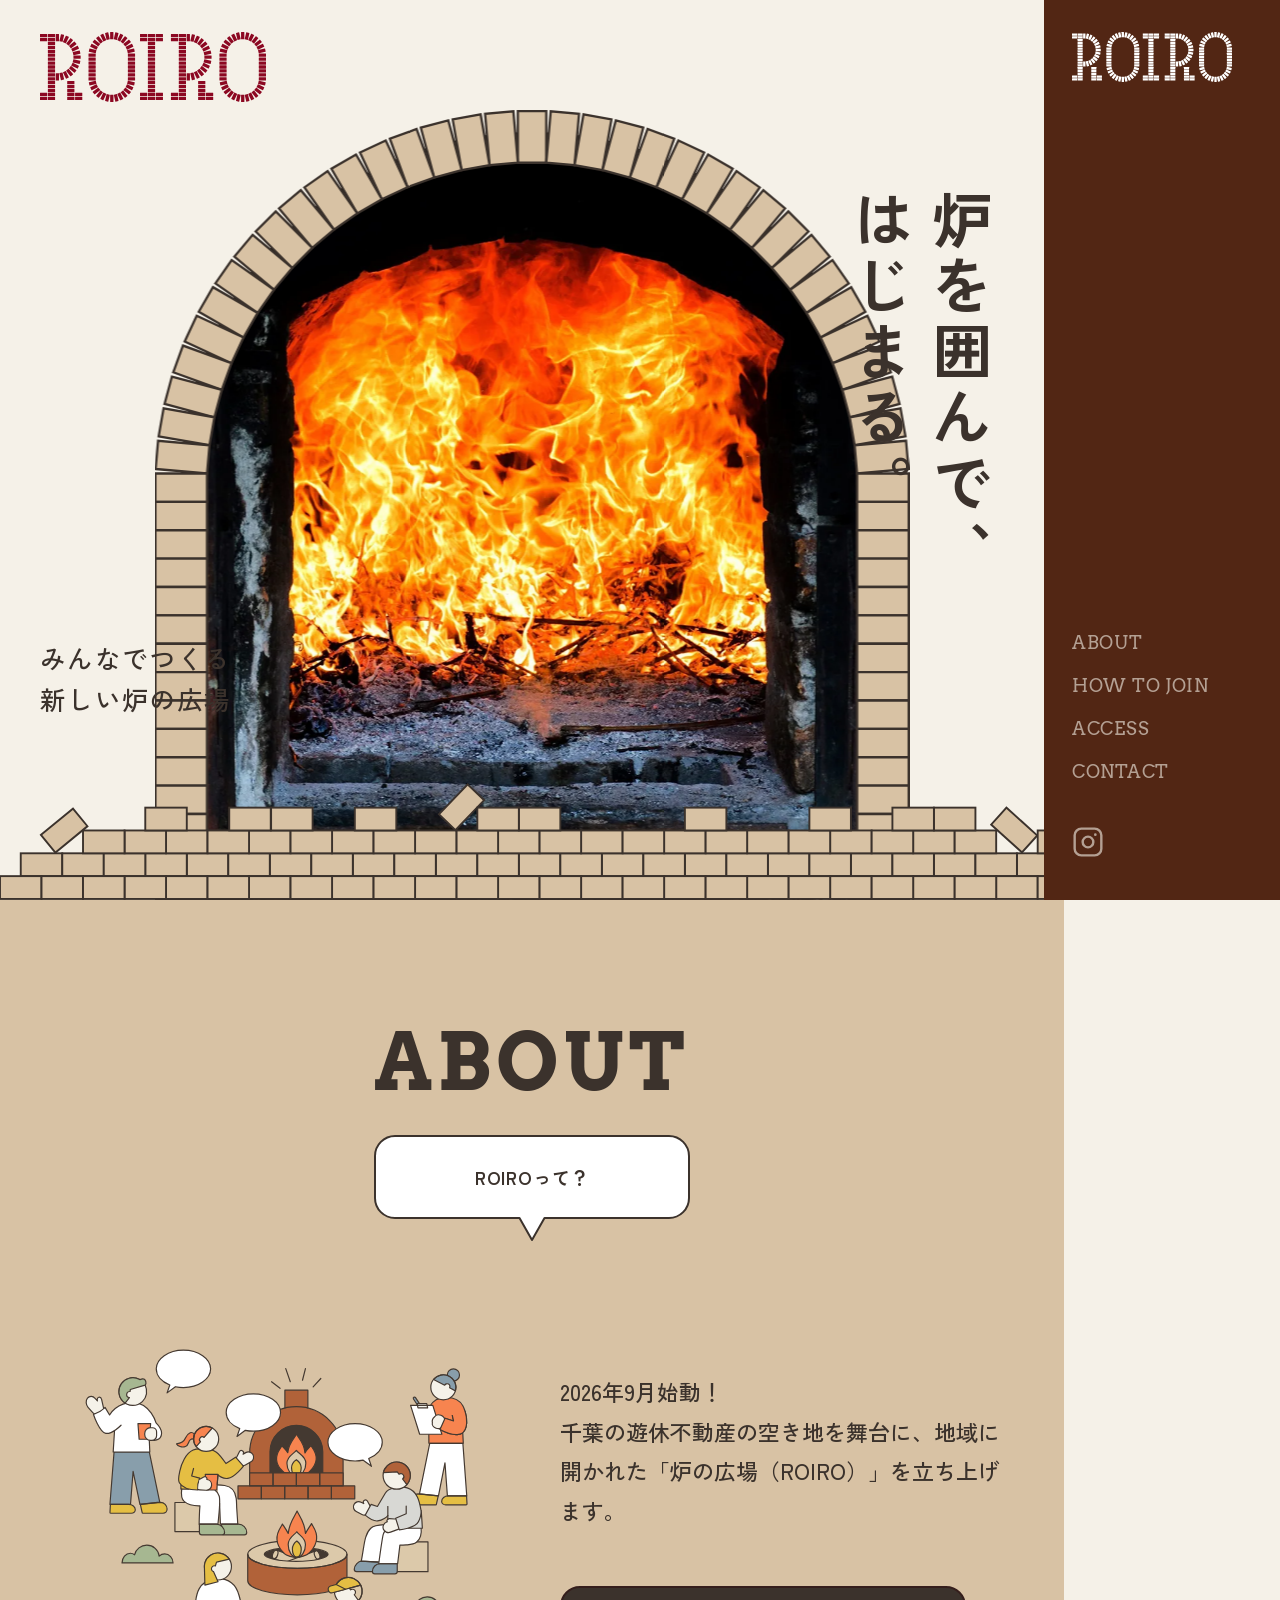
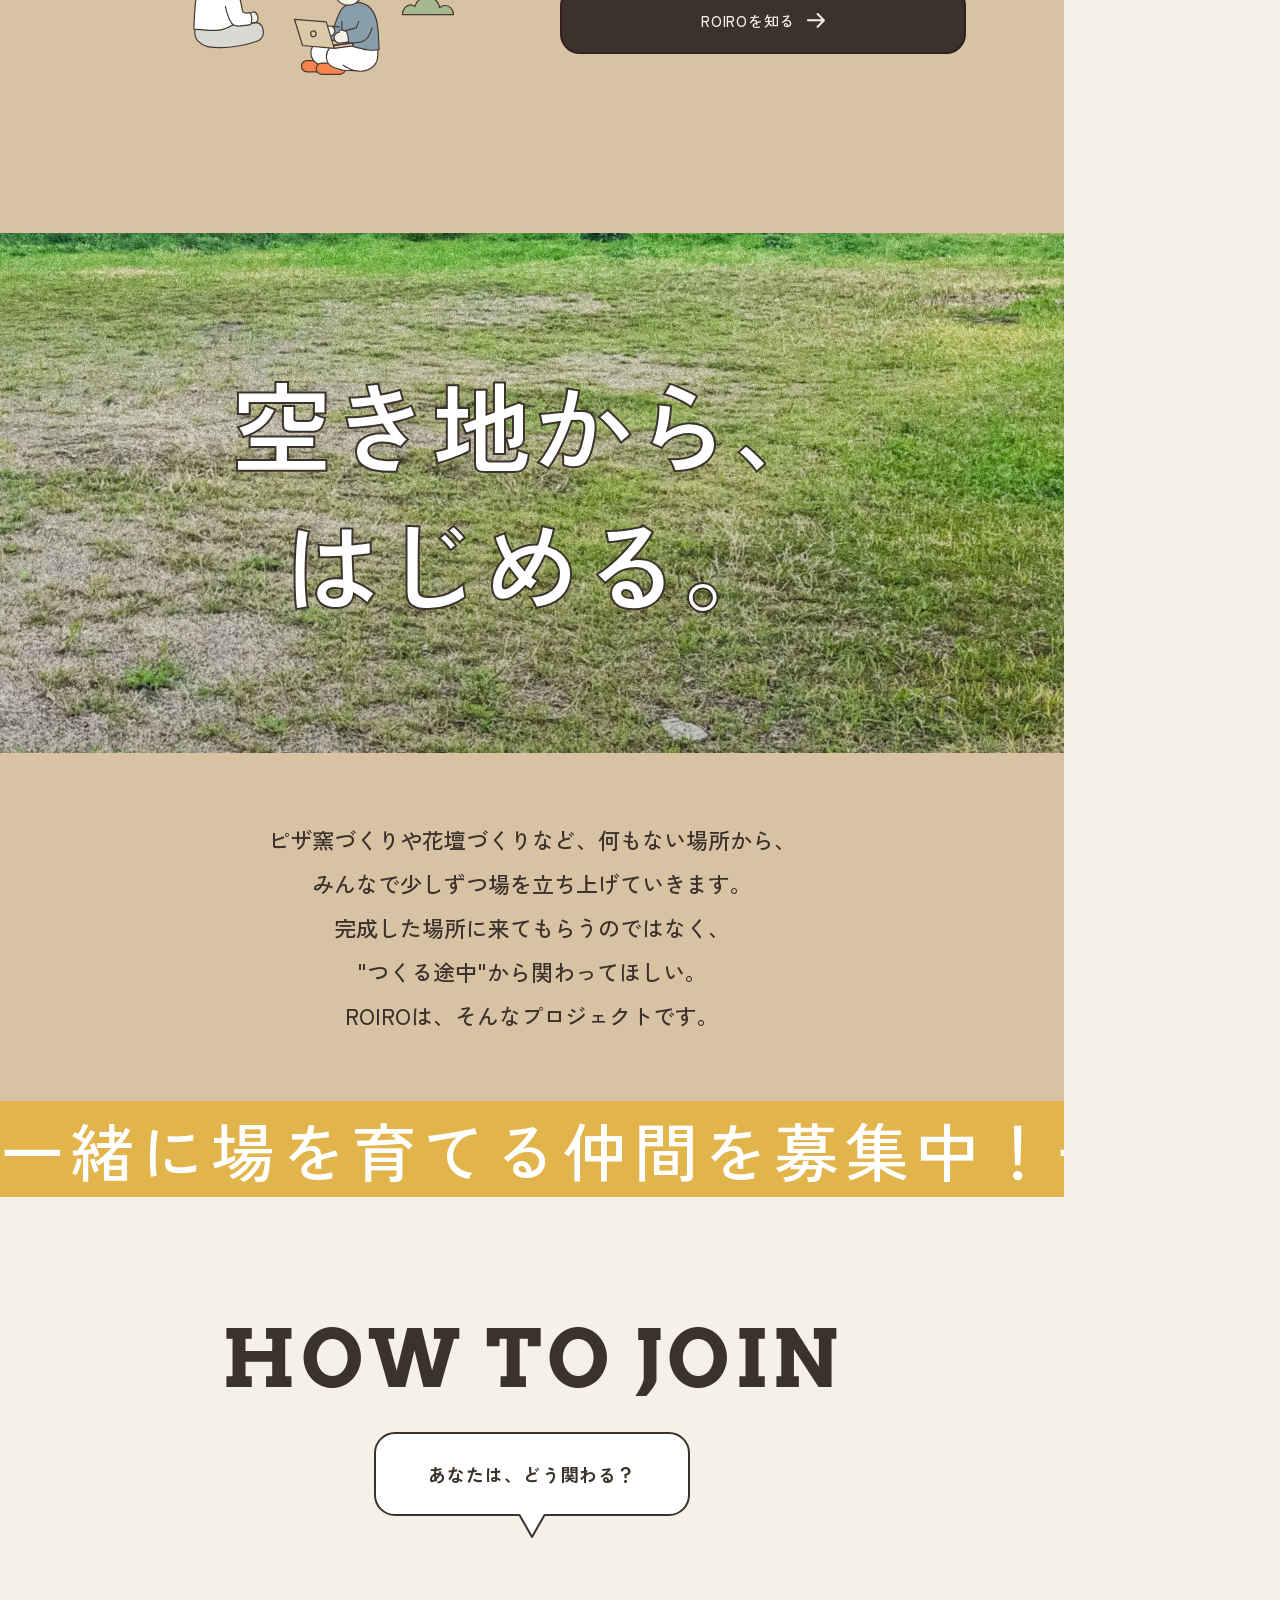
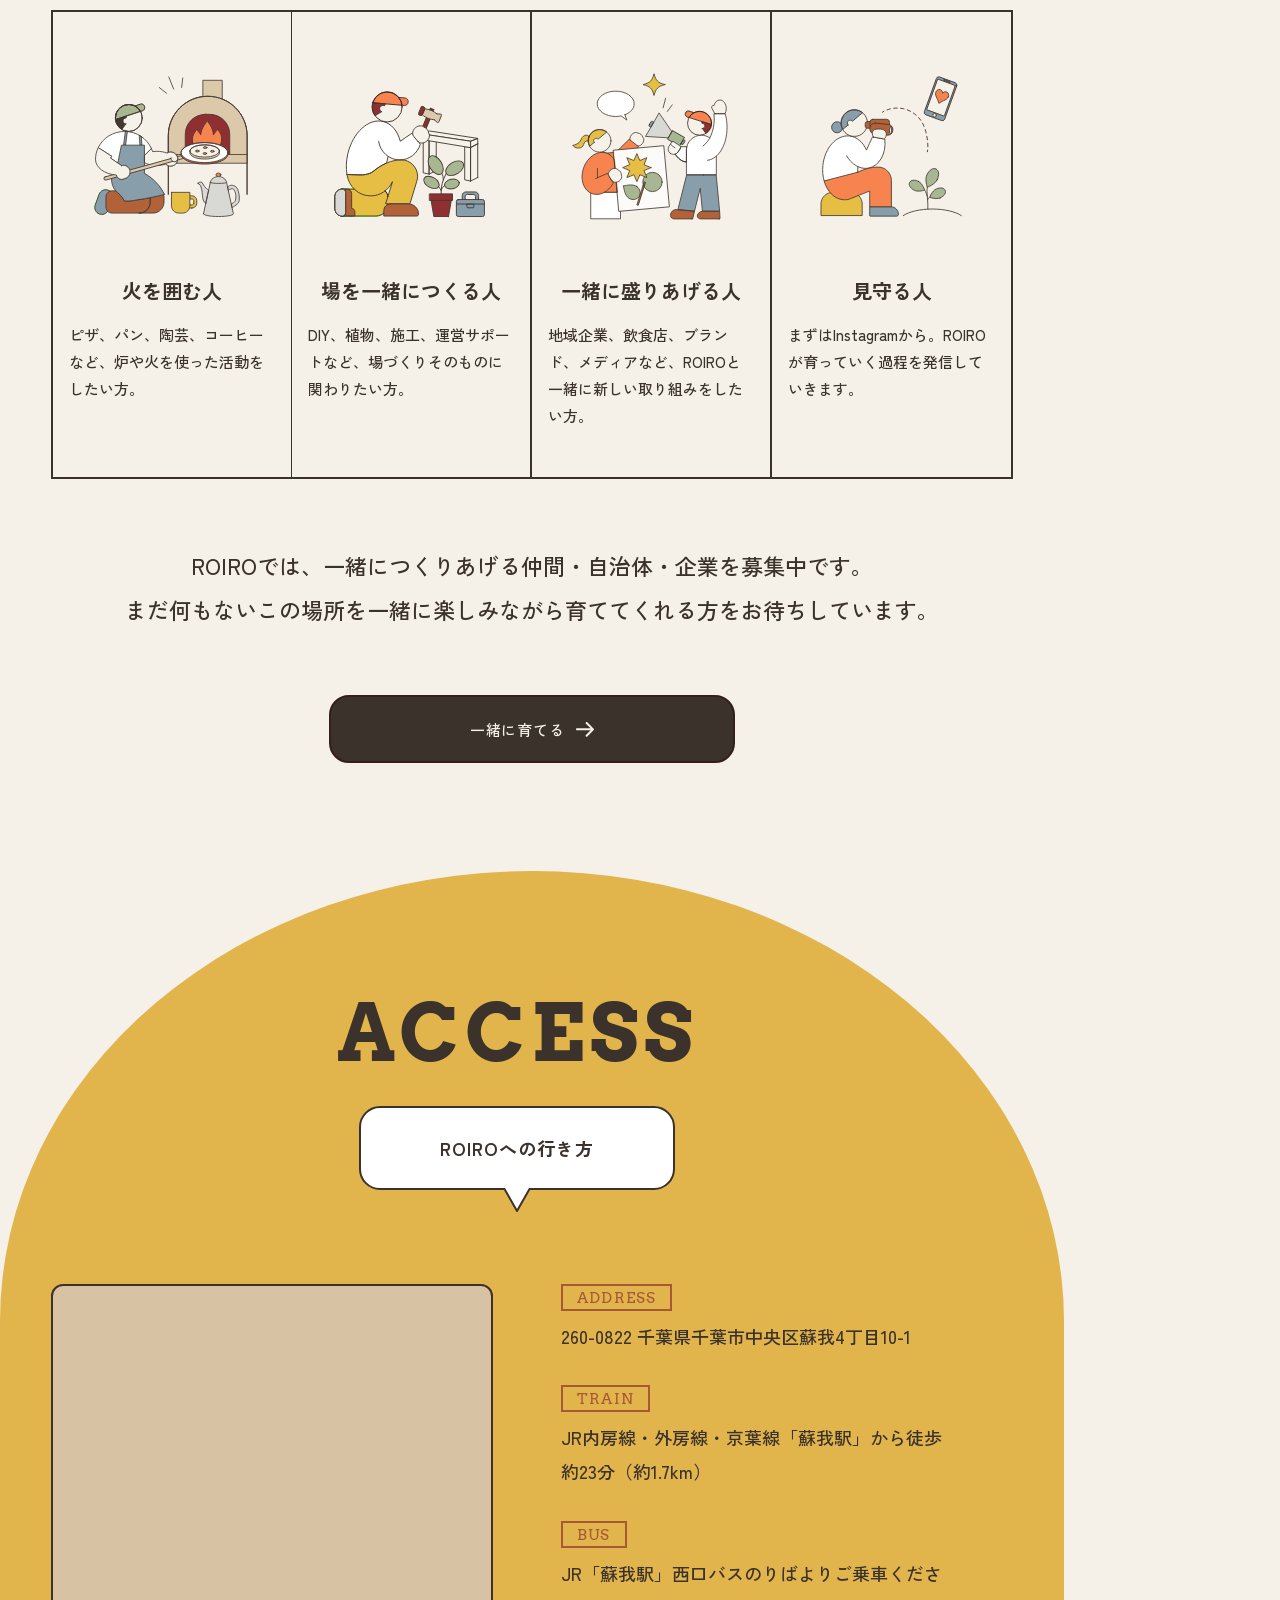
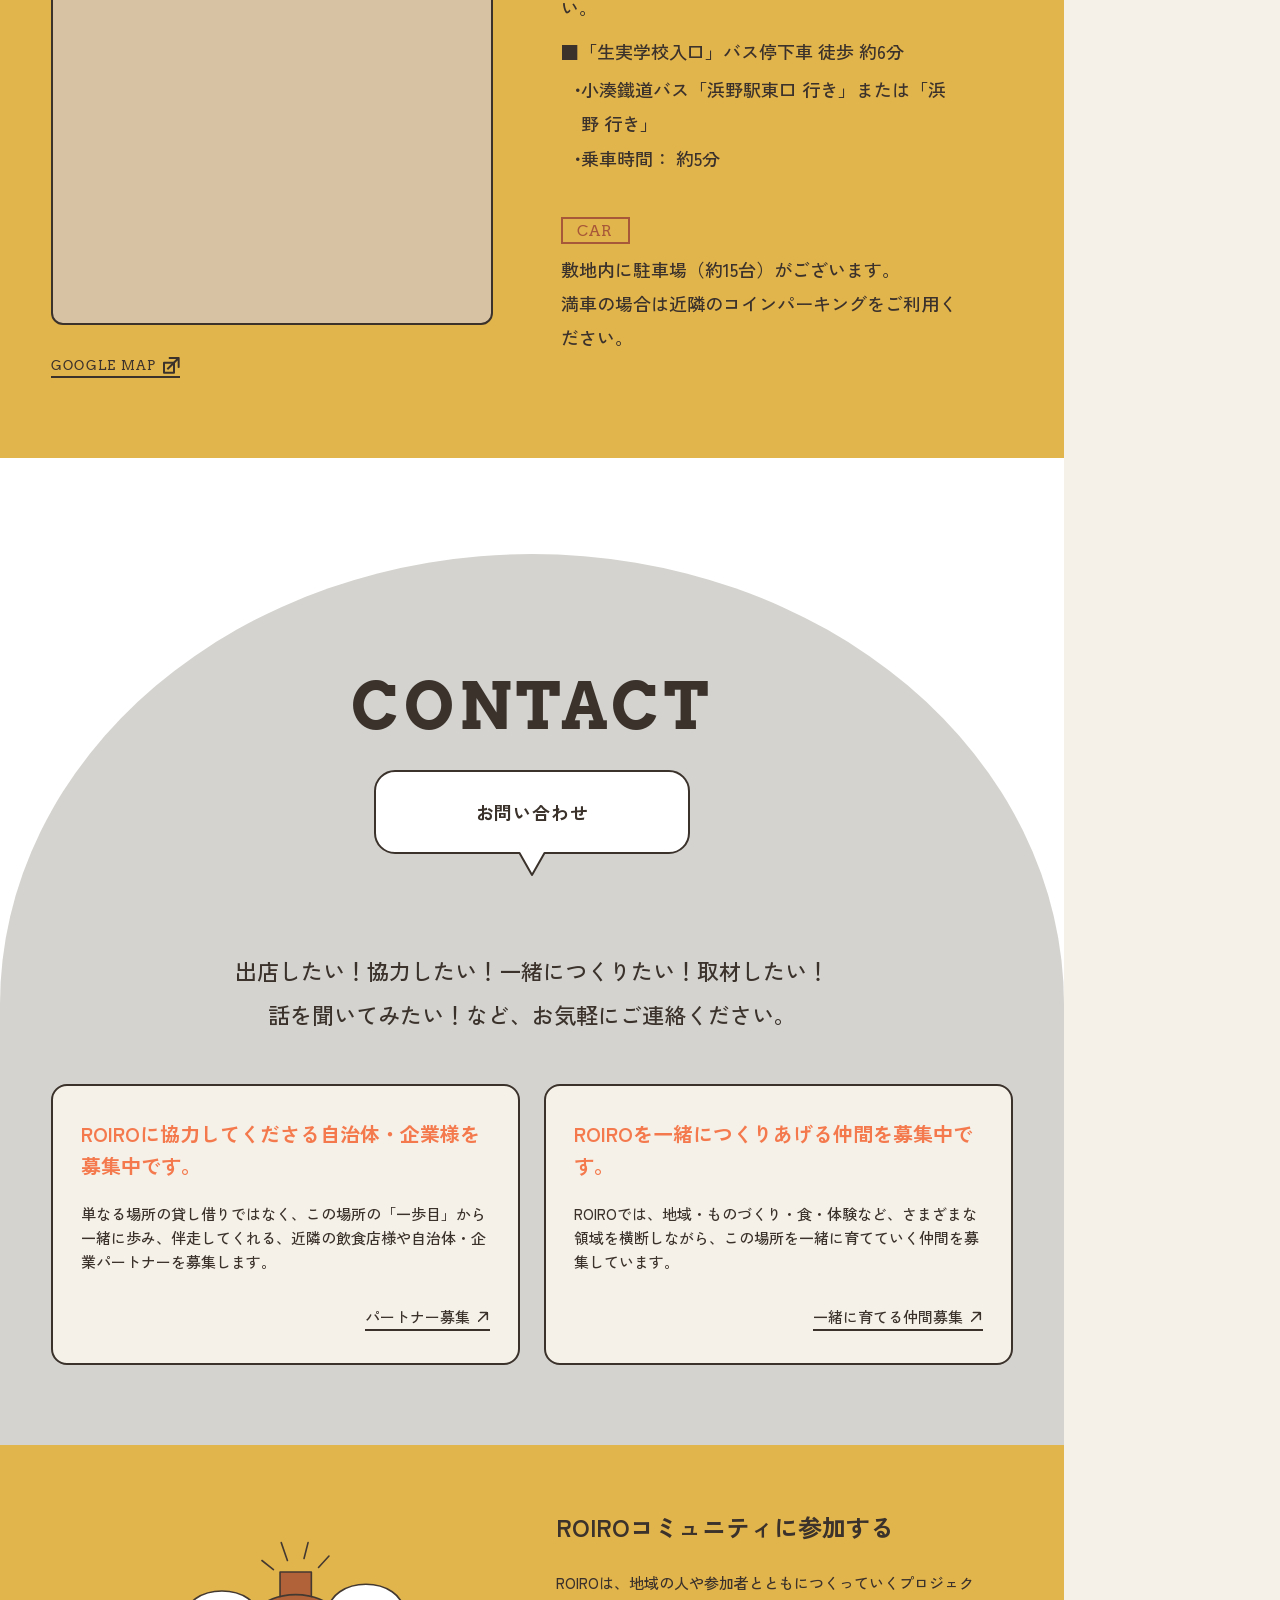
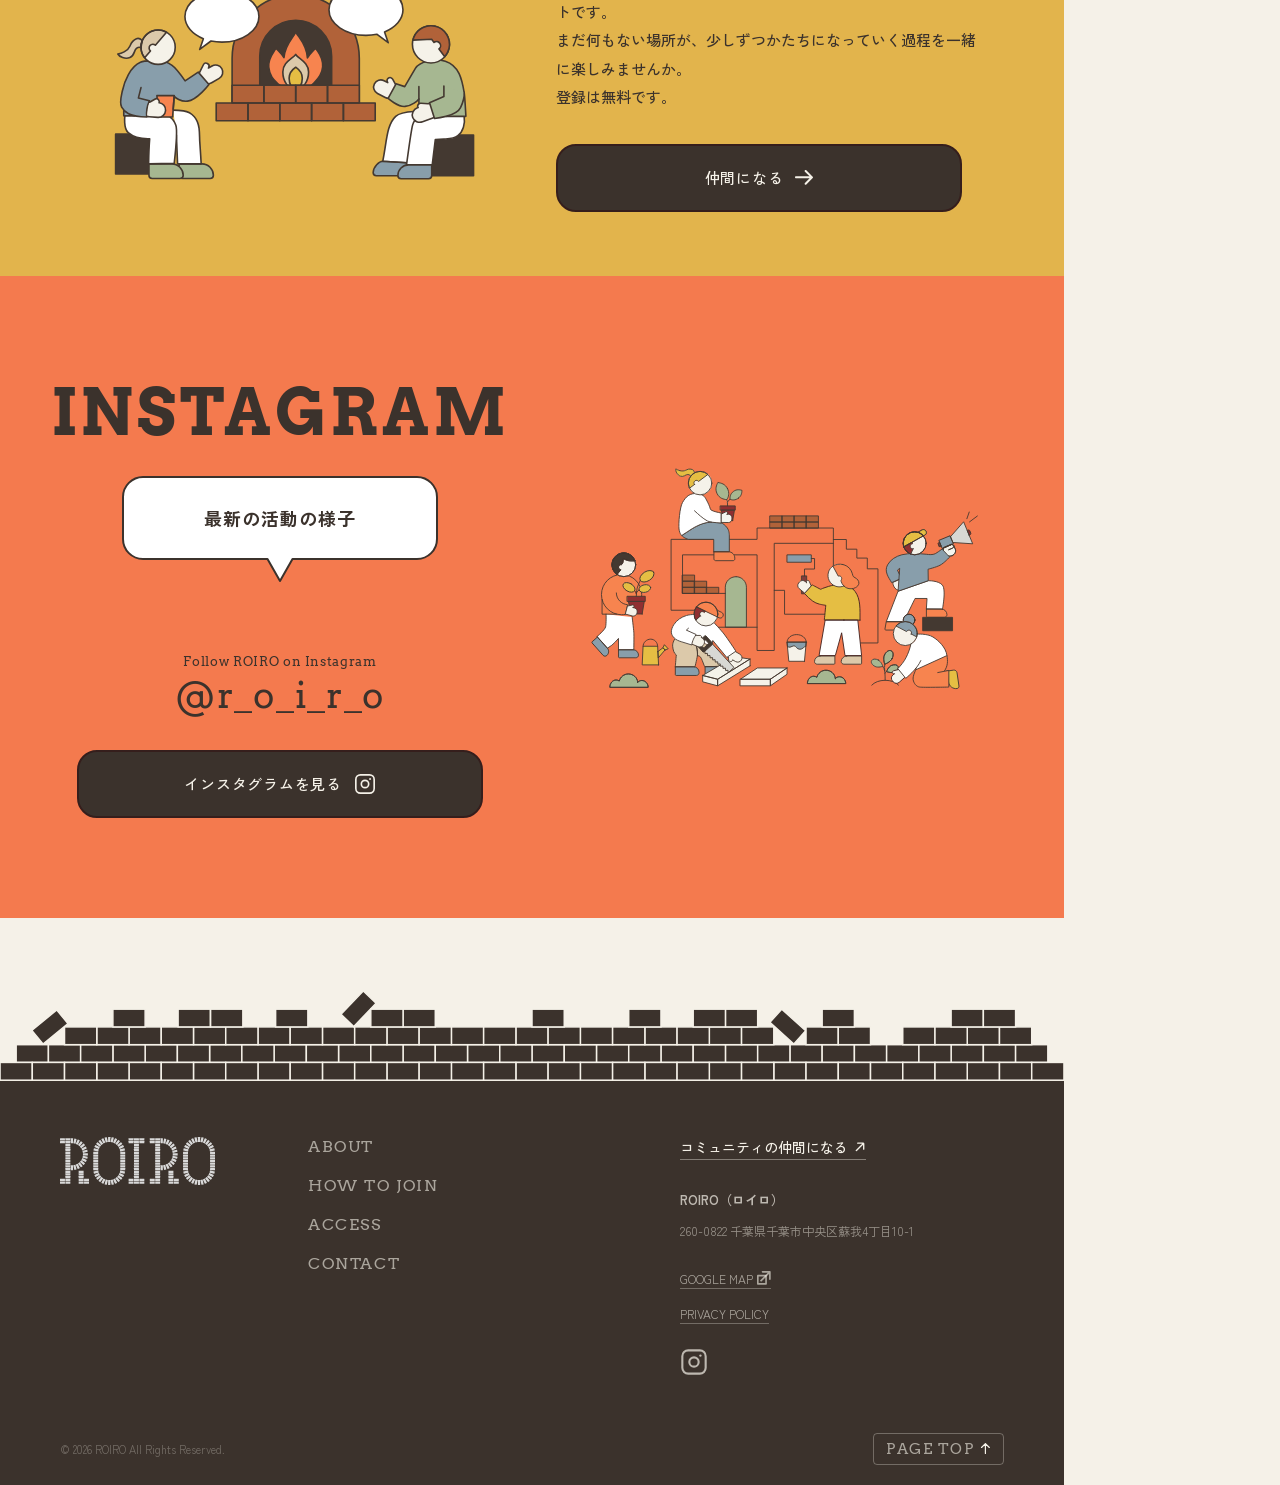
<file: index.html>
<!DOCTYPE html>
<html lang="ja">
<head>
  <!-- ROIRO -->
  <meta charset="UTF-8">
  <meta name="viewport" content="width=device-width, initial-scale=1.0">
  <!-- Google tag (gtag.js) -->
  <script async src="https://www.googletagmanager.com/gtag/js?id=G-Y36FDEYT67"></script>
  <script>
    window.dataLayer = window.dataLayer || [];
    function gtag(){dataLayer.push(arguments);}
    gtag('js', new Date());
    gtag('config', 'G-Y36FDEYT67');
  </script>
  <title>ROIRO（ロイロ）｜千葉・蘇我の炉の広場</title>
  <meta name="description" content="2026年9月、千葉・蘇我の空き地に「炉の広場 ROIRO」が始動。ピザ窯づくりや花壇づくりなど、何もない場所からみんなで場をつくり育てるプロジェクト。一緒につくる仲間・企業・自治体を募集中です。">
  <link rel="canonical" href="https://roiro.co/">
  <!-- OGP -->
  <meta property="og:type" content="website">
  <meta property="og:site_name" content="ROIRO">
  <meta property="og:title" content="ROIRO｜炉を囲んで、はじまる。">
  <meta property="og:description" content="2026年9月、千葉・蘇我の空き地に「炉の広場 ROIRO」が始動。ピザ窯づくりや花壇づくりなど、何もない場所からみんなで場をつくり育てるプロジェクト。一緒につくる仲間・企業・自治体を募集中です。">
  <meta property="og:url" content="https://roiro.co/">
  <meta property="og:locale" content="ja_JP">
  <meta property="og:image" content="https://roiro.co/img/roiro_ogp01.jpg">
  <meta property="og:image:width" content="1200">
  <meta property="og:image:height" content="630">
  <meta name="twitter:card" content="summary_large_image">
  <meta name="twitter:image" content="https://roiro.co/img/roiro_ogp01.jpg">
  <!-- ファビコン -->
  <link rel="icon" href="favicon.ico" sizes="any">
  <link rel="icon" href="img/favicon.svg" type="image/svg+xml">
  <link rel="apple-touch-icon" href="apple-touch-icon.png">
  <link rel="manifest" href="site.webmanifest">
  <meta name="theme-color" content="#801421">
  <link rel="preconnect" href="https://fonts.googleapis.com">
  <link rel="preconnect" href="https://fonts.gstatic.com" crossorigin>
  <link href="https://fonts.googleapis.com/css2?family=Arvo:wght@400;700&family=Zen+Kaku+Gothic+New:wght@300;400;500;700&display=swap" rel="stylesheet">
  <link rel="stylesheet" href="css/style.css">
  <!-- 構造化データ（SEO） -->
  <script type="application/ld+json">
  {
    "@context": "https://schema.org",
    "@graph": [
      {
        "@type": "Organization",
        "@id": "https://roiro.co/#organization",
        "name": "ROIRO",
        "alternateName": "ロイロ",
        "url": "https://roiro.co/",
        "logo": "https://roiro.co/img/ROIROlogo01.svg",
        "description": "千葉・蘇我の空き地に2026年9月始動する「炉の広場 ROIRO」。何もない場所からみんなで場をつくり育てるプロジェクト。",
        "sameAs": ["https://www.instagram.com/r_o_i_r_o/"],
        "address": {
          "@type": "PostalAddress",
          "postalCode": "260-0822",
          "addressRegion": "千葉県",
          "addressLocality": "千葉市中央区",
          "streetAddress": "蘇我4丁目10-1",
          "addressCountry": "JP"
        }
      },
      {
        "@type": "WebSite",
        "@id": "https://roiro.co/#website",
        "url": "https://roiro.co/",
        "name": "ROIRO（ロイロ）",
        "inLanguage": "ja",
        "publisher": { "@id": "https://roiro.co/#organization" }
      }
    ]
  }
  </script>
</head>
<body>
<svg width="0" height="0" class="svg-sprite" aria-hidden="true">
  <symbol id="arrow" viewBox="0 0 18 15"><path d="M1 6.36401C0.447715 6.36401 0 6.81173 0 7.36401C0 7.9163 0.447715 8.36401 1 8.36401V7.36401V6.36401ZM17.7071 8.07112C18.0976 7.6806 18.0976 7.04743 17.7071 6.65691L11.3431 0.292946C10.9526 -0.0975785 10.3195 -0.0975785 9.92893 0.292946C9.53841 0.68347 9.53841 1.31664 9.92893 1.70716L15.5858 7.36401L9.92893 13.0209C9.53841 13.4114 9.53841 14.0446 9.92893 14.4351C10.3195 14.8256 10.9526 14.8256 11.3431 14.4351L17.7071 8.07112ZM1 7.36401V8.36401H17V7.36401V6.36401H1V7.36401Z" fill="currentColor"/></symbol>
  
  
  <symbol id="arrow-ext" viewBox="0 0 17 17"><rect x="1" y="5.65674" width="10" height="10" fill="none" stroke="currentColor" stroke-width="2"/><path d="M16.657 0.999768C16.657 0.447483 16.2093 -0.000232004 15.657 -0.000232257L6.65697 -0.000231456C6.10469 -0.000231793 5.65697 0.447484 5.65697 0.999768C5.65697 1.55205 6.10469 1.99977 6.65697 1.99977L14.657 1.99977L14.657 9.99977C14.657 10.5521 15.1047 10.9998 15.657 10.9998C16.2093 10.9998 16.657 10.5521 16.657 9.99977L16.657 0.999768ZM4.34326 12.3135L5.05037 13.0206L16.3641 1.70688L15.657 0.999768L14.9499 0.292661L3.63615 11.6064L4.34326 12.3135Z" fill="currentColor"/></symbol>
  <symbol id="ig" viewBox="0 0 24 24" fill="none" stroke="currentColor" stroke-width="1.8"><rect x="2" y="2" width="20" height="20" rx="5"/><circle cx="12" cy="12" r="4"/><circle cx="17.5" cy="6.5" r="1" fill="currentColor" stroke="none"/></symbol>
  <symbol id="bubble" viewBox="0 0 316 106"><path d="M170.5 83L158 105L145.5 83H21C9.954 83 1 74.046 1 63V21C1 9.954 9.954 1 21 1H295C306.046 1 315 9.954 315 21V63C315 74.046 306.046 83 295 83H170.5Z" fill="#fff"/><path d="M170.5 83L158 105L145.5 83H21C9.954 83 1 74.046 1 63V21C1 9.954 9.954 1 21 1H295C306.046 1 315 9.954 315 21V63C315 74.046 306.046 83 295 83H170.5Z" fill="none" stroke="#3B322C" stroke-width="2" stroke-linecap="round" stroke-linejoin="round"/></symbol>
</svg>

<!-- PC: 右側固定ナビ -->
<nav class="side-nav" id="side-nav">
  <div class="side-nav-logo">
    <img src="img/ROIROlogo01.svg" alt="ROIRO">
  </div>
  <div class="side-nav-links">
    <a href="about.html"       data-section="about">ABOUT</a>
    <a href="how-to-join.html" data-section="how-to-join">HOW TO JOIN</a>
    <a href="#access"      data-section="access">ACCESS</a>
    <!-- 一時非表示（公開準備中） <a href="#event"       data-section="event">EVENT</a> -->
    <!-- 一時非表示（公開準備中） <a href="#together"    data-section="together">TOGETHER WITH</a> -->
    <!-- 一時非表示（公開準備中） <a href="#information" data-section="information">INFORMATION</a> -->
    <a href="https://docs.google.com/forms/d/e/1FAIpQLSdsklfCkz8tUGo7SOtKsHogS1B_7vt6EtplDRpmhUAZSh4tpg/viewform?usp=dialog" target="_blank" rel="noopener"     data-section="contact">CONTACT</a>
  </div>
  <div class="side-nav-ig">
    <a href="https://www.instagram.com/r_o_i_r_o/" target="_blank" rel="noopener" aria-label="Instagram">
      <svg width="32" height="32"><use href="#ig"/></svg>
    </a>
  </div>
</nav>

<!-- SP: 固定ヘッダー -->
<header class="sp-header" id="sp-header">
  <div class="sp-header-logo">
    <a href="index.html"><img src="img/ROIROlogo01.svg" alt="ROIRO"></a>
  </div>
  <div class="sp-header-right">
    <a href="https://www.instagram.com/r_o_i_r_o/" target="_blank" rel="noopener" class="icon-btn" aria-label="Instagram">
      <svg width="22" height="22"><use href="#ig"/></svg>
    </a>
    <button class="hamburger" id="hamburger-btn" aria-label="メニューを開く">
      <span></span><span></span><span></span>
    </button>
  </div>
</header>

<!-- SP: ナビオーバーレイ -->
<div class="sp-nav" id="sp-nav" role="dialog" aria-modal="true">
  <div class="sp-nav-top">
    <a href="index.html"><img src="img/ROIROlogo01.svg" alt="ROIRO"></a>
    <div class="sp-nav-top-right">
      <a href="https://www.instagram.com/r_o_i_r_o/" target="_blank" rel="noopener" class="icon-btn" aria-label="Instagram">
        <svg width="22" height="22"><use href="#ig"/></svg>
      </a>
      <button class="sp-close" id="close-btn" aria-label="閉じる">✕</button>
    </div>
  </div>
  <nav class="sp-nav-links">
    <a href="about.html"       class="sp-link">ABOUT</a>
    <a href="how-to-join.html" class="sp-link">HOW TO JOIN</a>
    <a href="#access"      class="sp-link">ACCESS</a>
    <!-- 一時非表示（公開準備中） <a href="#event"       class="sp-link">EVENT</a> -->
    <!-- 一時非表示（公開準備中） <a href="#together"    class="sp-link">TOGETHER WITH</a> -->
    <!-- 一時非表示（公開準備中） <a href="#information" class="sp-link">INFORMATION</a> -->
    <a href="https://docs.google.com/forms/d/e/1FAIpQLSdsklfCkz8tUGo7SOtKsHogS1B_7vt6EtplDRpmhUAZSh4tpg/viewform?usp=dialog" target="_blank" rel="noopener"     class="sp-link">CONTACT</a>
  </nav>
  <div class="sp-nav-footer">
    <a href="https://www.andstory.co/communities/73" target="_blank" rel="noopener" class="sp-cta sp-link">ROIROコミュニティに参加する <span><svg width="18" height="15" aria-hidden="true"><use href="#arrow"/></svg></span></a>
  </div>
</div>

<!-- HERO -->
<section class="hero" id="top">
  <div class="hero-furnace">
    <div class="hero-furnace-img">
      <img src="img/ro.webp" alt="炉" class="furnace-photo">
    </div>
    <img src="img/ro_brick.svg" alt="" class="hero-furnace-frame" aria-hidden="true">
  </div>
  <div class="hero-logo-pc">
    <a href="/">
      <img src="img/ROIROlogo01.svg" alt="ROIRO">
    </a>
  </div>
  <div class="hero-brick" aria-hidden="true"></div>
  <div class="hero-catch"><h1 aria-label="炉を囲んで、はじまる。"><span class="hc" style="--i:0">炉</span><span class="hc" style="--i:1">を</span><span class="hc" style="--i:2">囲</span><span class="hc" style="--i:3">ん</span><span class="hc" style="--i:4">で</span><span class="hc" style="--i:5">、</span><br><span class="hc" style="--i:6">は</span><span class="hc" style="--i:7">じ</span><span class="hc" style="--i:8">ま</span><span class="hc" style="--i:9">る</span><span class="hc" style="--i:10">。</span></h1></div>
  <div class="hero-sub"><p>みんなでつくる<br>新しい炉の広場</p></div>
</section>

<!-- ABOUT -->
<section class="section-about" id="about">
  <div class="sec-inner">
    <h2 class="section-title">ABOUT</h2>
    <div class="speech-bubble"><div class="speech-bubble-wrap"><svg width="316" height="106" viewBox="0 0 316 106"><use href="#bubble"/></svg><span class="speech-bubble-text">ROIROって？</span></div></div>
    <div class="about-grid">
      <div class="about-illust"><img src="img/ill_about01.svg" alt="炉を囲む人々のイラスト"></div>
      <div>
        <p class="about-body">2026年9月始動！<br>千葉の遊休不動産の空き地を舞台に、地域に開かれた「炉の広場（ROIRO）」を立ち上げます。</p>
        <a href="about.html" class="btn">ROIROを知る <svg width="18" height="15" aria-hidden="true"><use href="#arrow"/></svg></a>
      </div>
    </div>
  </div>
</section>

<!-- 空き地から -->
<div class="about-field">
  <div class="about-field-overlay"></div>
  <div class="about-field-text">
    <h2 aria-label="空き地から、はじめる。"><span class="fc">空</span><span class="fc">き</span><span class="fc">地</span><span class="fc">か</span><span class="fc">ら</span><span class="fc">、</span><br><span class="fc">は</span><span class="fc">じ</span><span class="fc">め</span><span class="fc">る</span><span class="fc">。</span></h2>
  </div>
</div>

<!-- 空き地テキスト -->
<div class="about-field-desc">
  <p>ピザ窯づくりや花壇づくりなど、何もない場所から、<br class="br-pc">みんなで少しずつ場を立ち上げていきます。<br class="br-pc">完成した場所に来てもらうのではなく、<br class="br-pc">"つくる途中"から関わってほしい。<br class="br-pc">ROIROは、そんなプロジェクトです。</p>
</div>

<!-- Ticker -->
<div class="ticker" aria-hidden="true">
  <div class="ticker-track">
    <span><a href="https://docs.google.com/forms/d/e/1FAIpQLSdsklfCkz8tUGo7SOtKsHogS1B_7vt6EtplDRpmhUAZSh4tpg/viewform?usp=dialog" target="_blank" rel="noopener" tabindex="-1">一緒に場を育てる仲間を募集中！一緒に場を育てる仲間を募集中！一緒に場を育てる仲間を募集中！一緒に場を育てる仲間を募集中！一緒に場を育てる仲間を募集中！一緒に場を育てる仲間を募集中！</a></span>
    <span><a href="https://docs.google.com/forms/d/e/1FAIpQLSdsklfCkz8tUGo7SOtKsHogS1B_7vt6EtplDRpmhUAZSh4tpg/viewform?usp=dialog" target="_blank" rel="noopener" tabindex="-1">一緒に場を育てる仲間を募集中！一緒に場を育てる仲間を募集中！一緒に場を育てる仲間を募集中！一緒に場を育てる仲間を募集中！一緒に場を育てる仲間を募集中！一緒に場を育てる仲間を募集中！</a></span>
  </div>
</div>

<!-- HOW TO JOIN -->
<section class="section-how" id="how-to-join">
  <div class="sec-inner">
    <h2 class="section-title">HOW TO JOIN</h2>
    <div class="speech-bubble"><div class="speech-bubble-wrap"><svg width="316" height="106" viewBox="0 0 316 106"><use href="#bubble"/></svg><span class="speech-bubble-text">あなたは、どう関わる？</span></div></div>
    <div class="how-cards">
      <div class="how-card"><div class="how-card-img"><img src="img/ill_hiwotukauhito.svg" alt="火を囲む人"></div><h3>火を囲む人</h3><p>ピザ、パン、陶芸、コーヒーなど、炉や火を使った活動をしたい方。</p></div>
      <div class="how-card"><div class="how-card-img"><img src="img/ill_tsukuruhito.svg" alt="場を一緒につくる人"></div><h3>場を一緒につくる人</h3><p>DIY、植物、施工、運営サポートなど、場づくりそのものに関わりたい方。</p></div>
      <div class="how-card"><div class="how-card-img"><img src="img/ill_moriageru.svg" alt="一緒に盛りあげる人"></div><h3>一緒に盛りあげる人</h3><p>地域企業、飲食店、ブランド、メディアなど、ROIROと一緒に新しい取り組みをしたい方。</p></div>
      <div class="how-card"><div class="how-card-img"><img src="img/ill_mimamoru.svg" alt="見守る人"></div><h3>見守る人</h3><p>まずはInstagramから。ROIROが育っていく過程を発信していきます。</p></div>
    </div>
    <p class="how-desc">ROIROでは、一緒につくりあげる仲間・自治体・企業を募集中です。<br>まだ何もないこの場所を一緒に楽しみながら育ててくれる方をお待ちしています。</p>
    <div class="btn-center mt-64"><a href="how-to-join.html" class="btn">一緒に育てる <svg width="18" height="15" aria-hidden="true"><use href="#arrow"/></svg></a></div>
  </div>
</section>

<!-- ACCESS -->
<section class="section-access" id="access">
  <div class="sec-inner">
    <h2 class="section-title">ACCESS</h2>
    <div class="speech-bubble"><div class="speech-bubble-wrap"><svg width="316" height="106" viewBox="0 0 316 106"><use href="#bubble"/></svg><span class="speech-bubble-text">ROIROへの行き方</span></div></div>
    <div class="access-grid">
      <div>
        <div class="access-map">
          <iframe
            src="https://maps.google.com/maps?q=千葉県千葉市中央区蘇我4丁目10-1&hl=ja&z=17&output=embed"
            loading="lazy" referrerpolicy="no-referrer-when-downgrade"
            title="ROIRO 所在地マップ"></iframe>
        </div>
        <a href="https://www.google.com/maps/search/?api=1&query=ROIRO+by+%E3%83%A4%E3%83%9E%E3%82%B5%E3%82%AD&query_place_id=ChIJF505Ua6bImARH3zTKL-ZalE" target="_blank" rel="noopener" class="access-googlemap-link">GOOGLE MAP <svg width="17" height="17" aria-hidden="true"><use href="#arrow-ext"/></svg></a>
      </div>
      <div>
      <div class="access-info">
        <div class="info-block">
          <h3>ADDRESS</h3>
          <p>260-0822 千葉県千葉市中央区蘇我4丁目10-1</p>
        </div>
        <div class="info-block">
          <h3>TRAIN</h3>
          <p>JR内房線・外房線・京葉線「蘇我駅」から徒歩 約23分（約1.7km）</p>
        </div>
        <div class="info-block">
          <h3>BUS</h3>
          <p>JR「蘇我駅」西口バスのりばよりご乗車ください。</p>
          <p>■「生実学校入口」バス停下車 徒歩 約6分</p>
          <ul class="access-list">
            <li>小湊鐵道バス「浜野駅東口 行き」または「浜野 行き」</li>
            <li>乗車時間： 約5分</li>
          </ul>
        </div>
        <div class="info-block">
          <h3>CAR</h3>
          <p>敷地内に駐車場（約15台）がございます。<br>満車の場合は近隣のコインパーキングをご利用ください。</p>
        </div>
      </div>
      </div>
    </div>
  </div>
</section>

<!-- ▼▼ 公開準備中のため一時非表示：EVENT / TOGETHER WITH / INFORMATION ▼▼
     情報が揃ったら、この下の囲みコメント（直後の開始コメントと、CONTACT直前の閉じコメント）を削除すると再表示されます。 -->
<!--
<section class="section-event" id="event">
  <div class="sec-inner">
    <h2 class="section-title">EVENT</h2>
    <div class="speech-bubble"><div class="speech-bubble-wrap"><svg width="316" height="106" viewBox="0 0 316 106"><use href="#bubble"/></svg><span class="speech-bubble-text">少しずつ、火が灯っていく。</span></div></div>
    <div class="event-cards">
      <div class="event-card"><div class="event-card-img">写真（後で追加）</div><div class="event-card-body"><span class="event-date">2026/07/01(水)</span><h3>みんなでピザ窯をつくる会</h3><p class="event-tags">#イベント #体験 #マーケット</p><a href="#" class="event-more">もっと見る<svg class="ico-ur" width="14" height="14" aria-hidden="true"><use href="#arrow"/></svg></a></div></div>
      <div class="event-card"><div class="event-card-img">写真（後で追加）</div><div class="event-card-body"><span class="event-date">2026/07/01(水)</span><h3>みんなでピザ窯をつくる会</h3><p class="event-tags">#イベント #体験 #マーケット</p><a href="#" class="event-more">もっと見る<svg class="ico-ur" width="14" height="14" aria-hidden="true"><use href="#arrow"/></svg></a></div></div>
      <div class="event-card"><div class="event-card-img">写真（後で追加）</div><div class="event-card-body"><span class="event-date">2026/07/01(水)</span><h3>みんなでピザ窯をつくる会</h3><p class="event-tags">#イベント #体験 #マーケット</p><a href="#" class="event-more">もっと見る<svg class="ico-ur" width="14" height="14" aria-hidden="true"><use href="#arrow"/></svg></a></div></div>
    </div>
    <div class="btn-center mt-64">
      <a href="/event" class="btn btn-dark">イベント一覧 <svg width="18" height="15" aria-hidden="true"><use href="#arrow"/></svg></a>
    </div>
  </div>
</section>
<section class="section-together" id="together">
  <div class="sec-inner">
    <h2 class="section-title">TOGETHER WITH</h2>
    <div class="speech-bubble"><div class="speech-bubble-wrap"><svg width="316" height="106" viewBox="0 0 316 106"><use href="#bubble"/></svg><span class="speech-bubble-text">一緒に場を育てる人たち</span></div></div>
    <div class="together-cards">
      <div class="together-card">
        <div class="together-card-img">写真①</div>
        <p class="together-card-catchcopy">仲間とピザ窯をつくりあげる</p>
        <p class="together-card-type">ピザレストラン</p>
        <p class="together-card-name">蘇我 太郎</p>
        <p class="together-card-tag">#FOOD</p>
      </div>
      <div class="together-card">
        <div class="together-card-img">写真②</div>
        <p class="together-card-catchcopy">蘇我の魅力をつたえる</p>
        <p class="together-card-type">一般社団法人</p>
        <p class="together-card-name">蘇我 太郎</p>
        <p class="together-card-tag">#CULTURE</p>
      </div>
      <div class="together-card">
        <div class="together-card-img">写真③</div>
        <p class="together-card-catchcopy">マルシェを開催する</p>
        <p class="together-card-type">雑貨店</p>
        <p class="together-card-name">蘇我 太郎</p>
        <p class="together-card-tag">#EVENT</p>
      </div>
      <div class="together-card">
        <div class="together-card-img">写真④</div>
        <p class="together-card-catchcopy">ROIROを花で埋め尽くしたい</p>
        <p class="together-card-type">アーティスト</p>
        <p class="together-card-name">蘇我 太郎</p>
        <p class="together-card-tag">#ART</p>
      </div>
    </div>
    <div class="btn-center mt-48">
      <a href="/together" class="btn">もっと見る <svg width="18" height="15" aria-hidden="true"><use href="#arrow"/></svg></a>
    </div>
  </div>
</section>

=== INFORMATION ===
<section class="section-information" id="information">
  <div class="sec-inner">
    <h2 class="section-title">INFORMATION</h2>
    <div class="speech-bubble"><div class="speech-bubble-wrap"><svg width="316" height="106" viewBox="0 0 316 106"><use href="#bubble"/></svg><span class="speech-bubble-text">お知らせ・最新情報</span></div></div>
    <div class="info-cards">
      <div class="info-card">
        <p class="info-card-date">2026/07/01(水)</p>
        <p class="info-card-text">ROIROウェブサイトがオープンしました。</p>
        <div class="info-card-arrow"><svg class="ico-ur" width="14" height="14" aria-hidden="true"><use href="#arrow"/></svg></div>
      </div>
      <div class="info-card">
        <p class="info-card-date">2026/07/01(水)</p>
        <p class="info-card-text">マルシェを開催します。</p>
        <div class="info-card-arrow"><svg class="ico-ur" width="14" height="14" aria-hidden="true"><use href="#arrow"/></svg></div>
      </div>
      <div class="info-card">
        <p class="info-card-date">2026/07/01(水)</p>
        <p class="info-card-text">ワークショップを開催します。</p>
        <div class="info-card-arrow"><svg class="ico-ur" width="14" height="14" aria-hidden="true"><use href="#arrow"/></svg></div>
      </div>
    </div>
    <div class="btn-center mt-48">
      <a href="/information" class="btn">お知らせ一覧 <svg width="18" height="15" aria-hidden="true"><use href="#arrow"/></svg></a>
    </div>
  </div>
</section>
-->
<!-- ▲▲ 一時非表示ここまで ▲▲ -->

<!-- 公開準備中の暫定：ACCESSとCONTACTの間の白余白（非表示セクションを戻したら、この div を削除）-->
<div class="contact-gap-white" aria-hidden="true"></div>

<!-- CONTACT -->
<section class="section-contact" id="contact">
  <div class="sec-inner">
    <h2 class="section-title">CONTACT</h2>
    <div class="speech-bubble"><div class="speech-bubble-wrap"><svg width="316" height="106" viewBox="0 0 316 106"><use href="#bubble"/></svg><span class="speech-bubble-text">お問い合わせ</span></div></div>
    <p class="contact-lead">出店したい！協力したい！一緒につくりたい！取材したい！<br class="br-pc">話を聞いてみたい！など、お気軽にご連絡ください。</p>
    <div class="contact-cards">
      <div class="contact-card">
        <p class="contact-card-title">ROIROに協力してくださる自治体・企業様を募集中です。</p>
        <p class="contact-card-body">単なる場所の貸し借りではなく、この場所の「一歩目」から一緒に歩み、伴走してくれる、近隣の飲食店様や自治体・企業パートナーを募集します。</p>
        <a href="https://docs.google.com/forms/d/e/1FAIpQLSdsklfCkz8tUGo7SOtKsHogS1B_7vt6EtplDRpmhUAZSh4tpg/viewform?usp=dialog" target="_blank" rel="noopener" class="contact-card-link">パートナー募集 <svg class="ico-ur" width="14" height="14" aria-hidden="true"><use href="#arrow"/></svg></a>
      </div>
      <div class="contact-card">
        <p class="contact-card-title">ROIROを一緒につくりあげる仲間を募集中です。</p>
        <p class="contact-card-body">ROIROでは、地域・ものづくり・食・体験など、さまざまな領域を横断しながら、この場所を一緒に育てていく仲間を募集しています。</p>
        <a href="https://docs.google.com/forms/d/e/1FAIpQLSdsklfCkz8tUGo7SOtKsHogS1B_7vt6EtplDRpmhUAZSh4tpg/viewform?usp=dialog" target="_blank" rel="noopener" class="contact-card-link">一緒に育てる仲間募集 <svg class="ico-ur" width="14" height="14" aria-hidden="true"><use href="#arrow"/></svg></a>
      </div>
    </div>
  </div>
</section>

<!-- COMMUNITY -->
<section class="section-community">
  <div class="community-inner">
    <div class="community-illust"><img src="img/ill_community.svg" alt="ROIROコミュニティのイラスト"></div>
    <div class="community-body">
      <h2>ROIROコミュニティに参加する</h2>
      <p>ROIROは、地域の人や参加者とともにつくっていくプロジェクトです。<br>まだ何もない場所が、少しずつかたちになっていく過程を一緒に楽しみませんか。<br>登録は無料です。</p>
      <a href="https://www.andstory.co/communities/73" target="_blank" rel="noopener" class="btn btn-dark">仲間になる <svg width="18" height="15" aria-hidden="true"><use href="#arrow"/></svg></a>
    </div>
  </div>
</section>

<!-- INSTAGRAM -->
<section class="section-instagram" id="instagram">
  <div class="instagram-inner">
    <div class="instagram-left">
      <h2 class="section-title">INSTAGRAM</h2>
      <div class="speech-bubble"><div class="speech-bubble-wrap"><svg width="316" height="106" viewBox="0 0 316 106"><use href="#bubble"/></svg><span class="speech-bubble-text">最新の活動の様子</span></div></div>
      <div class="instagram-handle">
        <span class="instagram-handle-label">Follow ROIRO on Instagram</span>
        <span class="instagram-handle-name">@r_o_i_r_o</span>
      </div>
      <a href="https://www.instagram.com/r_o_i_r_o/" target="_blank" rel="noopener" class="insta-btn">インスタグラムを見る <svg width="22" height="22"><use href="#ig"/></svg></a>
    </div>
    <div class="instagram-illust"><img src="img/ill_join.svg" alt="ROIROに参加するイラスト"></div>
  </div>
</section>

<!-- ▼▼ 公開準備中のため一時非表示：SPONSOR TICKER（協賛ロゴ）▼▼
     表示するときは、この下の囲みコメント（開始コメントとFOOTER直前の閉じコメント）を削除してください。 -->
<!--
<div class="sponsor-ticker" aria-hidden="true">
  <div class="sponsor-ticker-track">
    <img src="img/logo_storyandco.svg" alt="STORY &amp; Co."><img src="img/logo_yamasaki.svg" alt="株式会社ヤマサキ">
    <img src="img/logo_storyandco.svg" alt="STORY &amp; Co."><img src="img/logo_yamasaki.svg" alt="株式会社ヤマサキ">
    <img src="img/logo_storyandco.svg" alt="STORY &amp; Co."><img src="img/logo_yamasaki.svg" alt="株式会社ヤマサキ">
    <img src="img/logo_storyandco.svg" alt="STORY &amp; Co."><img src="img/logo_yamasaki.svg" alt="株式会社ヤマサキ">
    <img src="img/logo_storyandco.svg" alt="STORY &amp; Co."><img src="img/logo_yamasaki.svg" alt="株式会社ヤマサキ">
    <img src="img/logo_storyandco.svg" alt="STORY &amp; Co."><img src="img/logo_yamasaki.svg" alt="株式会社ヤマサキ">
  </div>
</div>
-->
<!-- ▲▲ 一時非表示ここまで ▲▲ -->

<!-- FOOTER -->
<footer class="footer">
  <div class="footer-brick"><img src="img/brick02.svg" alt=""></div>
  <div class="footer-inner">
    <div class="footer-logo"><img src="img/ROIROlogo01.svg" alt="ROIRO"></div>
    <nav class="footer-nav">
      <a href="about.html">ABOUT</a>
      <a href="how-to-join.html">HOW TO JOIN</a>
      <a href="#access">ACCESS</a>
      <!-- 一時非表示（公開準備中） <a href="#event">EVENT</a> -->
      <!-- 一時非表示（公開準備中） <a href="#together">TOGETHER WITH</a> -->
      <!-- 一時非表示（公開準備中） <a href="#information">INFORMATION</a> -->
      <a href="https://docs.google.com/forms/d/e/1FAIpQLSdsklfCkz8tUGo7SOtKsHogS1B_7vt6EtplDRpmhUAZSh4tpg/viewform?usp=dialog" target="_blank" rel="noopener">CONTACT</a>
    </nav>
    <div class="footer-right">
      <a href="https://www.andstory.co/communities/73" target="_blank" rel="noopener" class="footer-link">コミュニティの仲間になる <svg class="ico-ur" width="12" height="12" aria-hidden="true"><use href="#arrow"/></svg></a>
      <div class="footer-address">
        <strong>ROIRO（ロイロ）</strong>
        260-0822 千葉県千葉市中央区蘇我4丁目10-1
      </div>
      <a href="https://www.google.com/maps/search/?api=1&query=ROIRO+by+%E3%83%A4%E3%83%9E%E3%82%B5%E3%82%AD&query_place_id=ChIJF505Ua6bImARH3zTKL-ZalE" target="_blank" rel="noopener" class="footer-map-link">GOOGLE MAP <svg width="14" height="14" aria-hidden="true"><use href="#arrow-ext"/></svg></a>
      <a href="privacy.html" class="footer-privacy">PRIVACY POLICY</a>
      <a href="https://www.instagram.com/r_o_i_r_o/" target="_blank" rel="noopener" class="footer-ig" aria-label="Instagram">
        <svg width="28" height="28"><use href="#ig"/></svg>
      </a>
    </div>
  </div>
  <div class="footer-bottom">
    <p class="footer-copy">© 2026 ROIRO All Rights Reserved.</p>
    <a href="#top" class="footer-pagetop">PAGE TOP <svg class="ico-up" width="11" height="13" aria-hidden="true"><use href="#arrow"/></svg></a>
  </div>
</footer>

<script src="js/common.js" defer></script>
<script src="js/index.js" defer></script>
</body>
</html>
</file>
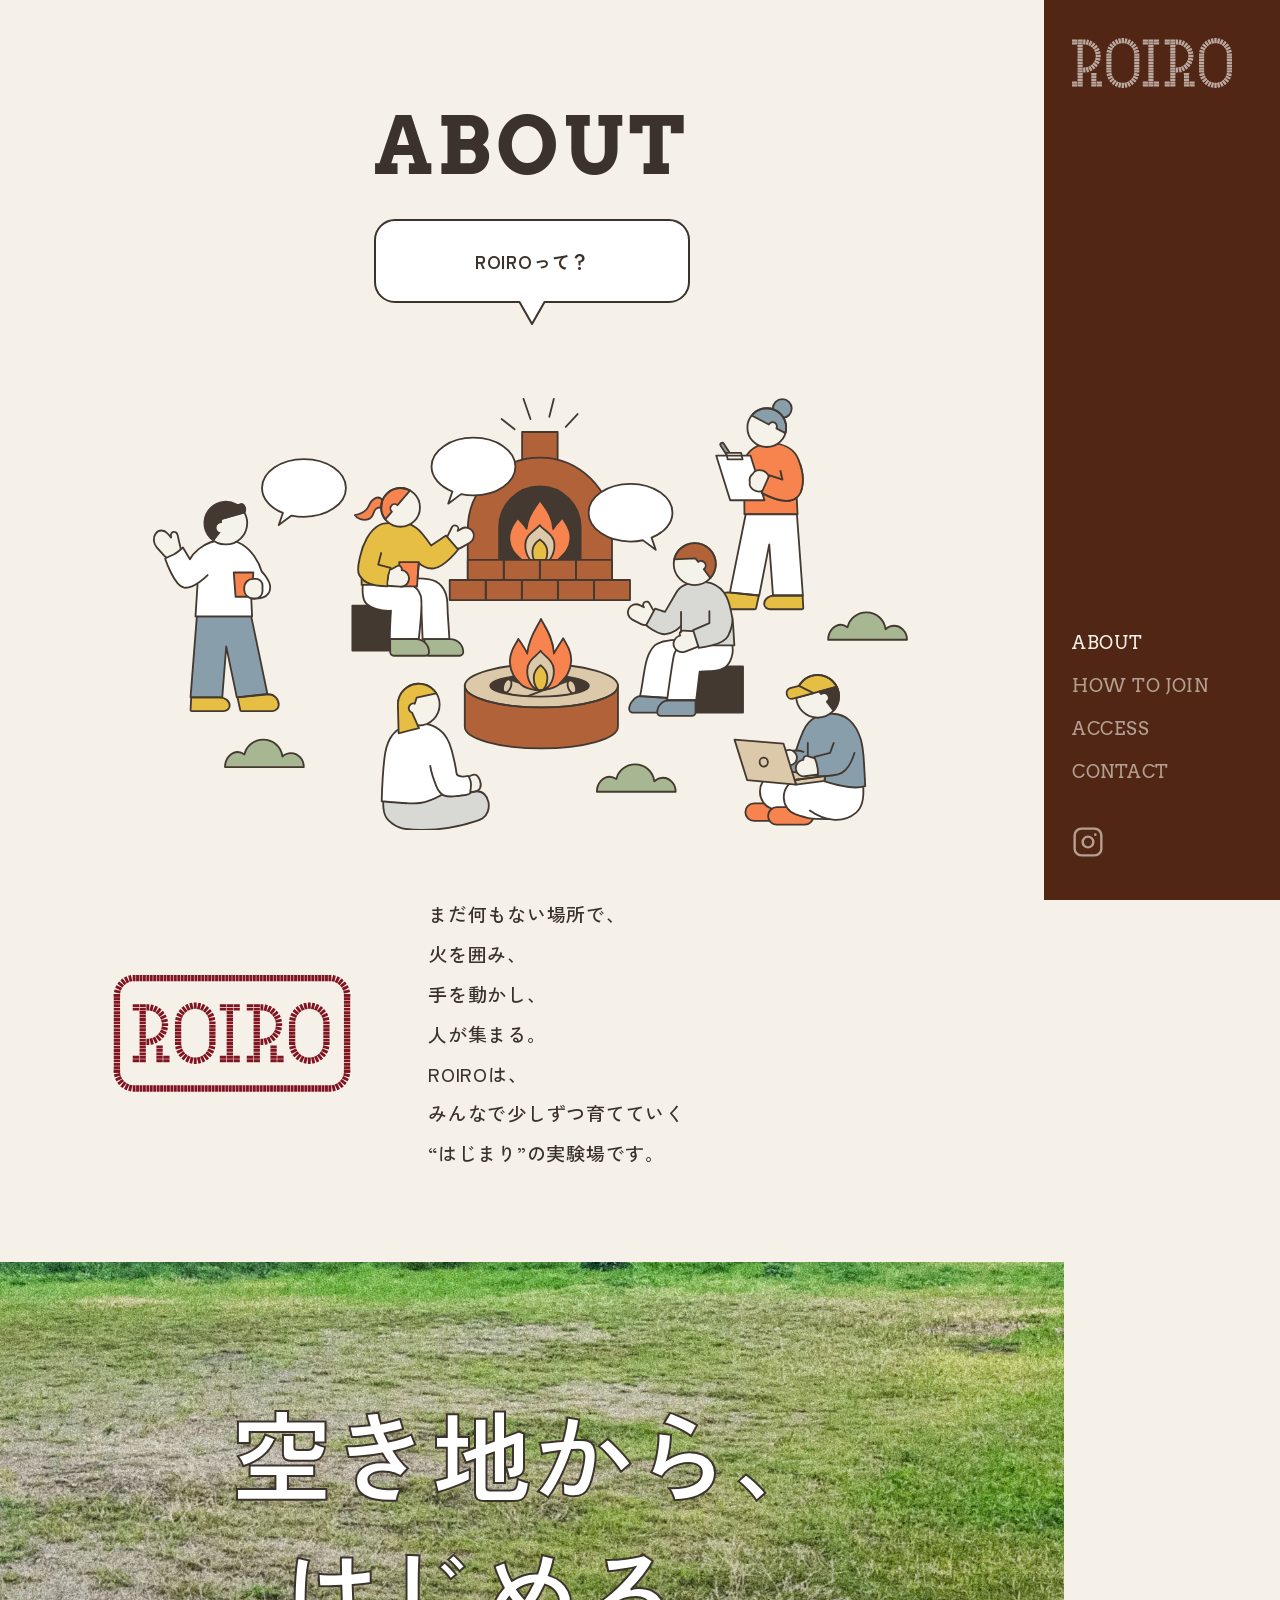
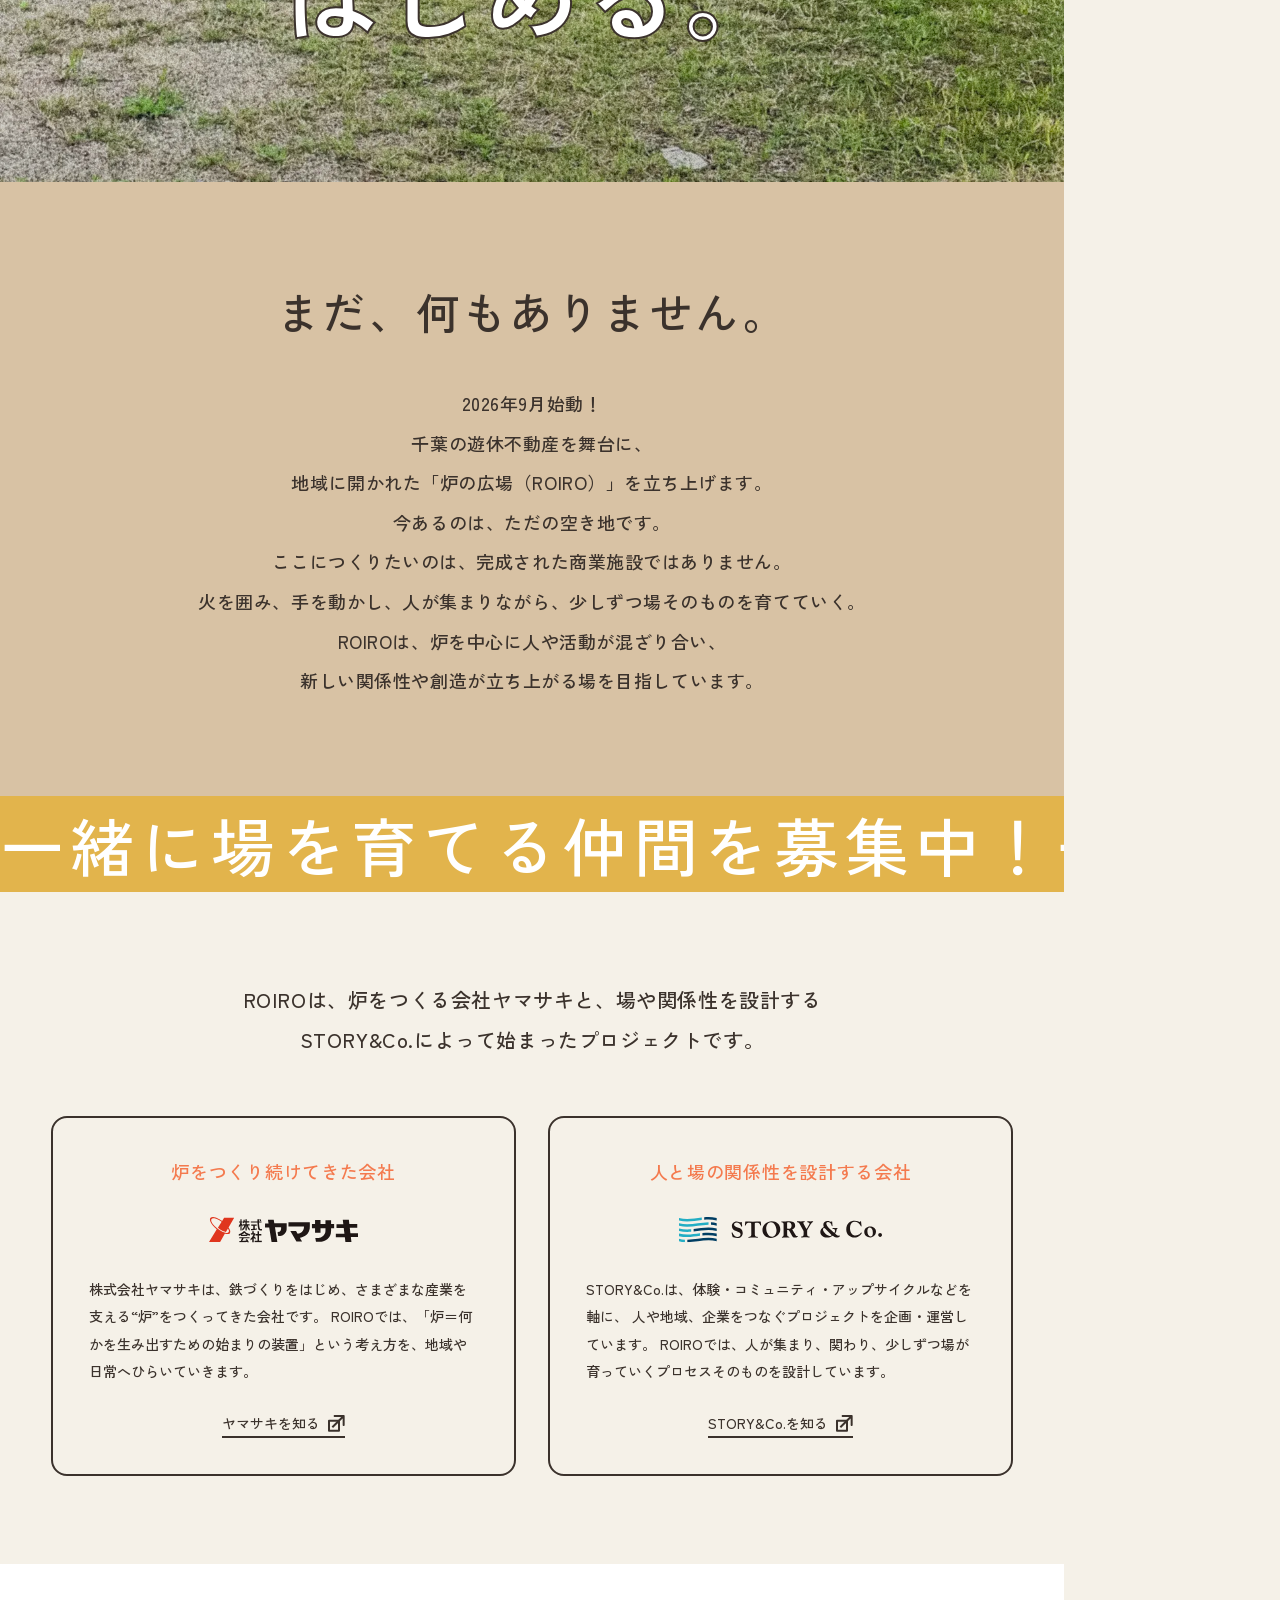
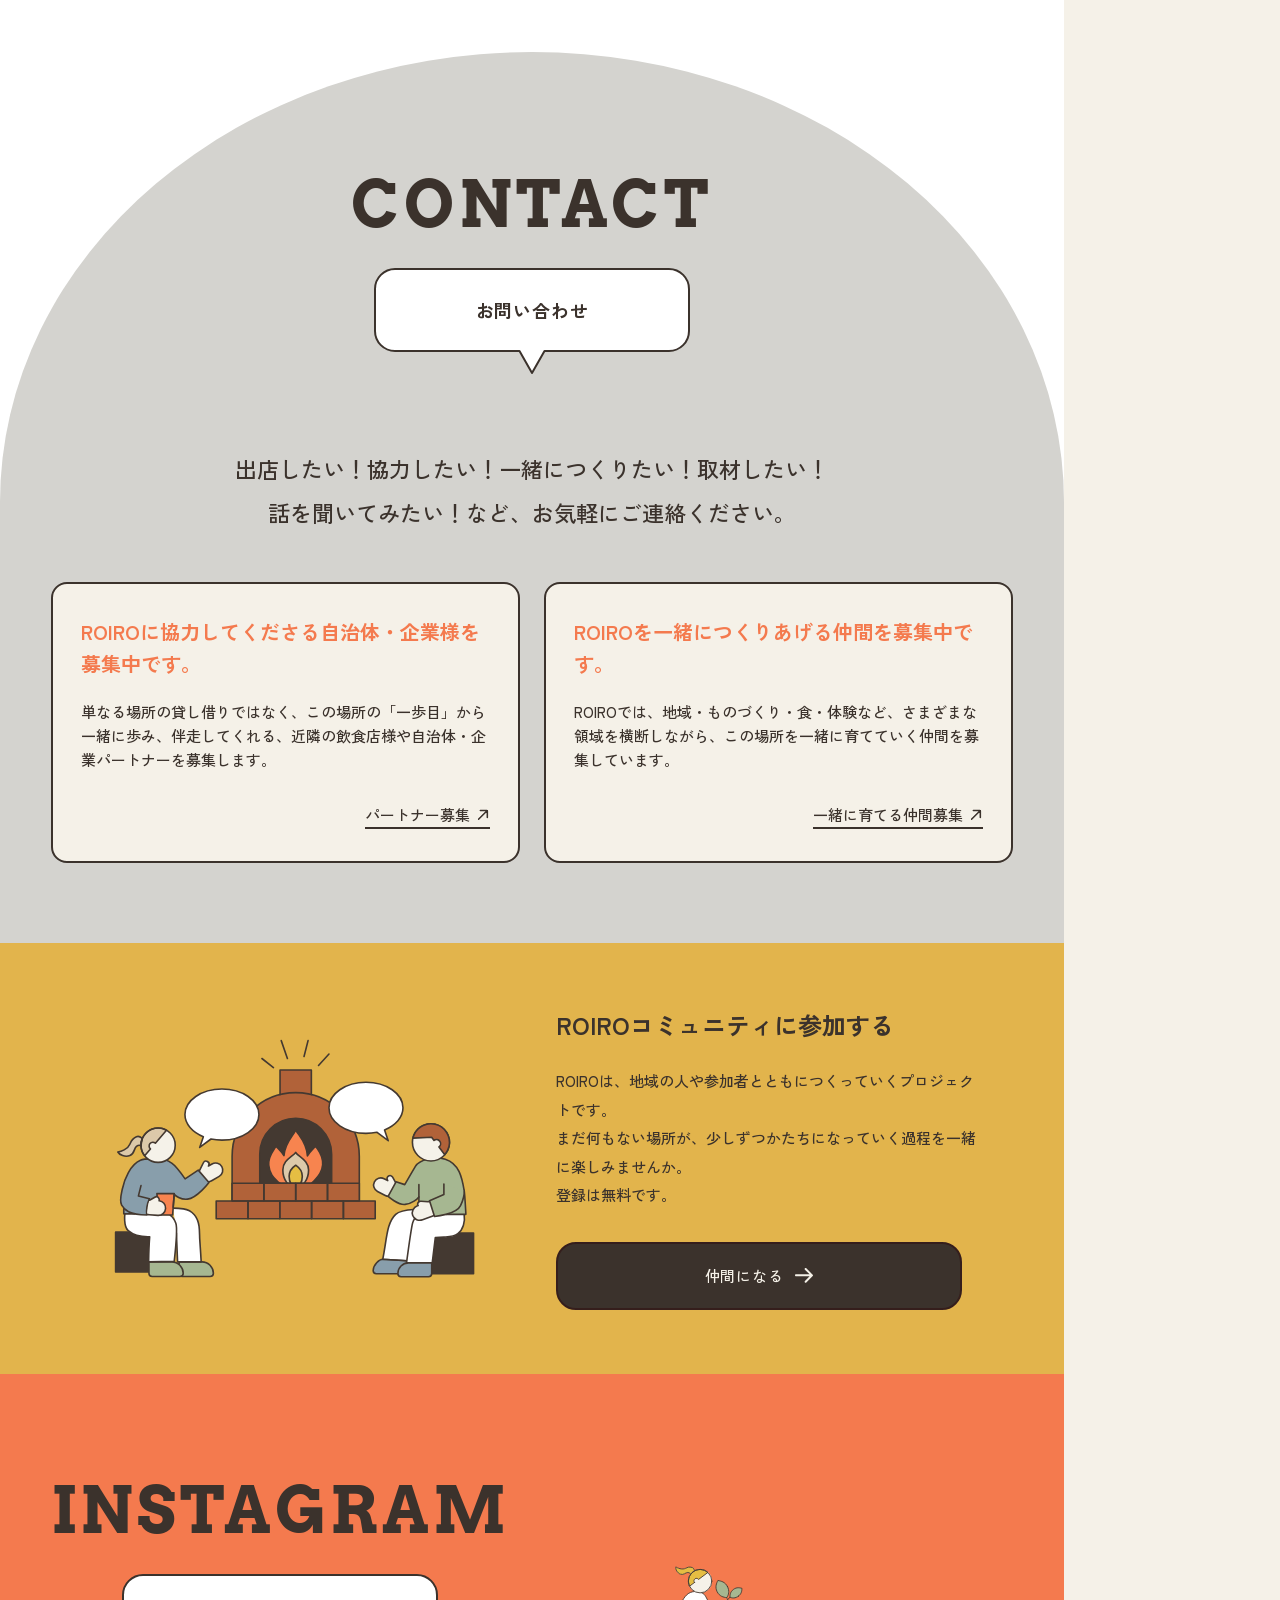
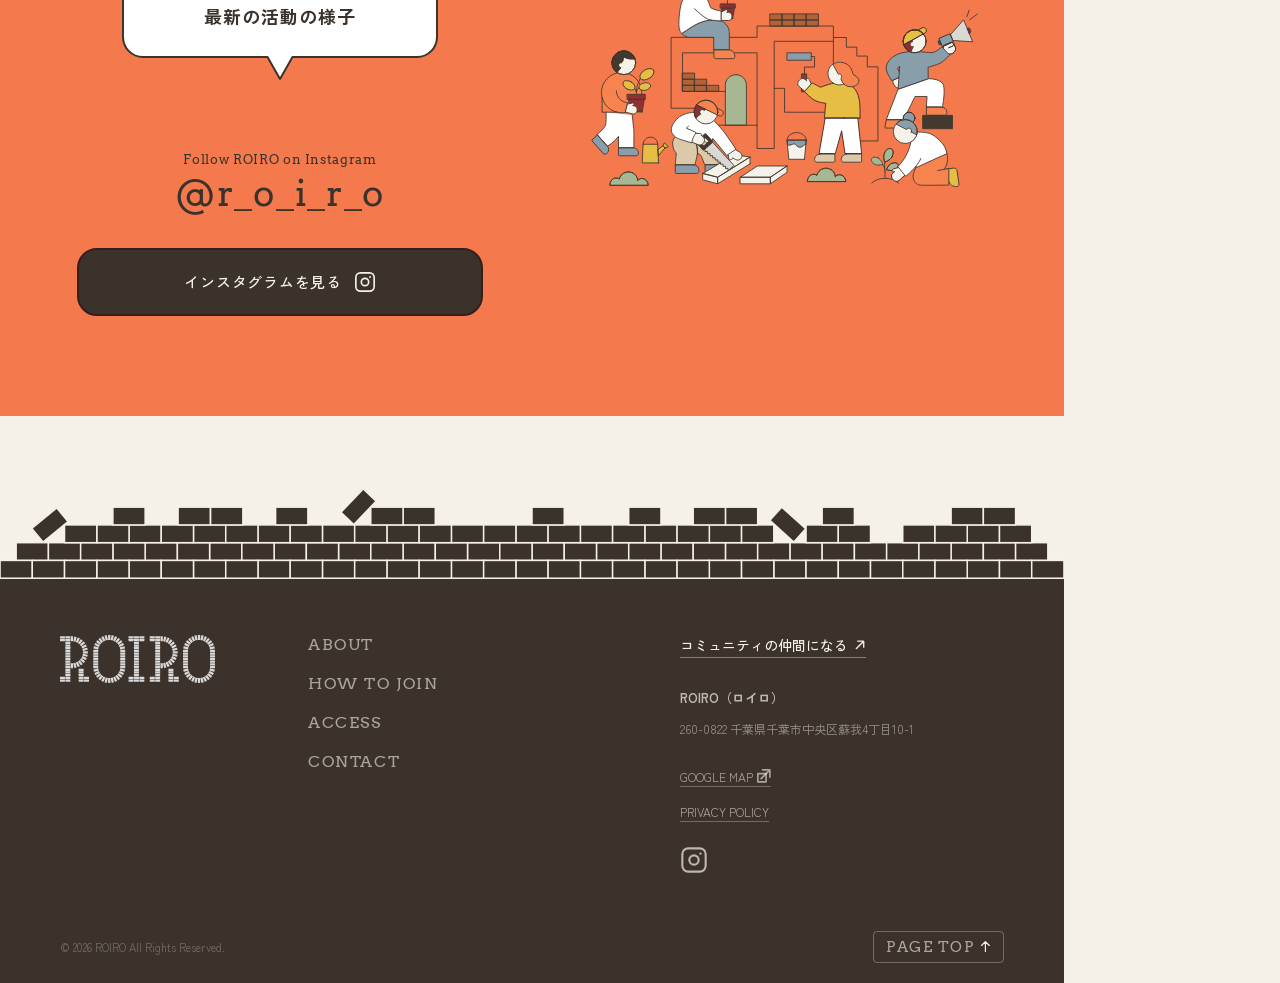
<file: about.html>
<!DOCTYPE html>
<html lang="ja">
<head>
  <meta charset="UTF-8">
  <meta name="viewport" content="width=device-width, initial-scale=1.0">
  <!-- Google tag (gtag.js) -->
  <script async src="https://www.googletagmanager.com/gtag/js?id=G-Y36FDEYT67"></script>
  <script>
    window.dataLayer = window.dataLayer || [];
    function gtag(){dataLayer.push(arguments);}
    gtag('js', new Date());
    gtag('config', 'G-Y36FDEYT67');
  </script>
  <title>ABOUT｜ROIRO（ロイロ）千葉・蘇我の炉の広場</title>
  <meta name="description" content="ROIROは、千葉・蘇我の空き地を舞台に2026年9月始動する「炉の広場」。火を囲み、手を動かし、人が集まる――まだ何もない場所を、みんなで少しずつ育てていく“はじまり”の実験場です。">
  <link rel="canonical" href="https://roiro.co/about.html">
  <!-- OGP -->
  <meta property="og:type" content="website">
  <meta property="og:site_name" content="ROIRO">
  <meta property="og:title" content="ABOUT｜ROIRO">
  <meta property="og:description" content="ROIROは、千葉・蘇我の空き地を舞台に2026年9月始動する「炉の広場」。火を囲み、手を動かし、人が集まる――まだ何もない場所を、みんなで少しずつ育てていく“はじまり”の実験場です。">
  <meta property="og:url" content="https://roiro.co/about.html">
  <meta property="og:locale" content="ja_JP">
  <meta property="og:image" content="https://roiro.co/img/roiro_ogp01.jpg">
  <meta property="og:image:width" content="1200">
  <meta property="og:image:height" content="630">
  <meta name="twitter:card" content="summary_large_image">
  <meta name="twitter:image" content="https://roiro.co/img/roiro_ogp01.jpg">
  <!-- ファビコン -->
  <link rel="icon" href="favicon.ico" sizes="any">
  <link rel="icon" href="img/favicon.svg" type="image/svg+xml">
  <link rel="apple-touch-icon" href="apple-touch-icon.png">
  <link rel="manifest" href="site.webmanifest">
  <meta name="theme-color" content="#801421">
  <link rel="preconnect" href="https://fonts.googleapis.com">
  <link rel="preconnect" href="https://fonts.gstatic.com" crossorigin>
  <link href="https://fonts.googleapis.com/css2?family=Arvo:wght@400;700&family=Zen+Kaku+Gothic+New:wght@300;400;500;700&display=swap" rel="stylesheet">
  <link rel="stylesheet" href="css/style.css">
</head>
<body>
<svg width="0" height="0" class="svg-sprite" aria-hidden="true">
  <symbol id="arrow" viewBox="0 0 18 15"><path d="M1 6.36401C0.447715 6.36401 0 6.81173 0 7.36401C0 7.9163 0.447715 8.36401 1 8.36401V7.36401V6.36401ZM17.7071 8.07112C18.0976 7.6806 18.0976 7.04743 17.7071 6.65691L11.3431 0.292946C10.9526 -0.0975785 10.3195 -0.0975785 9.92893 0.292946C9.53841 0.68347 9.53841 1.31664 9.92893 1.70716L15.5858 7.36401L9.92893 13.0209C9.53841 13.4114 9.53841 14.0446 9.92893 14.4351C10.3195 14.8256 10.9526 14.8256 11.3431 14.4351L17.7071 8.07112ZM1 7.36401V8.36401H17V7.36401V6.36401H1V7.36401Z" fill="currentColor"/></symbol>
  <symbol id="arrow-ext" viewBox="0 0 17 17"><rect x="1" y="5.65674" width="10" height="10" fill="none" stroke="currentColor" stroke-width="2"/><path d="M16.657 0.999768C16.657 0.447483 16.2093 -0.000232004 15.657 -0.000232257L6.65697 -0.000231456C6.10469 -0.000231793 5.65697 0.447484 5.65697 0.999768C5.65697 1.55205 6.10469 1.99977 6.65697 1.99977L14.657 1.99977L14.657 9.99977C14.657 10.5521 15.1047 10.9998 15.657 10.9998C16.2093 10.9998 16.657 10.5521 16.657 9.99977L16.657 0.999768ZM4.34326 12.3135L5.05037 13.0206L16.3641 1.70688L15.657 0.999768L14.9499 0.292661L3.63615 11.6064L4.34326 12.3135Z" fill="currentColor"/></symbol>
  <symbol id="ig" viewBox="0 0 24 24" fill="none" stroke="currentColor" stroke-width="1.8"><rect x="2" y="2" width="20" height="20" rx="5"/><circle cx="12" cy="12" r="4"/><circle cx="17.5" cy="6.5" r="1" fill="currentColor" stroke="none"/></symbol>
  <symbol id="bubble" viewBox="0 0 316 106"><path d="M170.5 83L158 105L145.5 83H21C9.954 83 1 74.046 1 63V21C1 9.954 9.954 1 21 1H295C306.046 1 315 9.954 315 21V63C315 74.046 306.046 83 295 83H170.5Z" fill="#fff"/><path d="M170.5 83L158 105L145.5 83H21C9.954 83 1 74.046 1 63V21C1 9.954 9.954 1 21 1H295C306.046 1 315 9.954 315 21V63C315 74.046 306.046 83 295 83H170.5Z" fill="none" stroke="#3B322C" stroke-width="2" stroke-linecap="round" stroke-linejoin="round"/></symbol>
</svg>

<!-- PC: 右側固定ナビ -->
<nav class="side-nav" id="side-nav">
  <div class="side-nav-logo">
    <a href="index.html"><img src="img/ROIROlogo01.svg" alt="ROIRO"></a>
  </div>
  <div class="side-nav-links">
    <a href="about.html"            data-section="about" class="active">ABOUT</a>
    <a href="how-to-join.html" data-section="how-to-join">HOW TO JOIN</a>
    <a href="index.html#access"      data-section="access">ACCESS</a>
    <!-- 一時非表示（公開準備中） <a href="index.html#event"       data-section="event">EVENT</a> -->
    <!-- 一時非表示（公開準備中） <a href="index.html#together"    data-section="together">TOGETHER WITH</a> -->
    <!-- 一時非表示（公開準備中） <a href="index.html#information" data-section="information">INFORMATION</a> -->
    <a href="https://docs.google.com/forms/d/e/1FAIpQLSdsklfCkz8tUGo7SOtKsHogS1B_7vt6EtplDRpmhUAZSh4tpg/viewform?usp=dialog" target="_blank" rel="noopener"     data-section="contact">CONTACT</a>
  </div>
  <div class="side-nav-ig">
    <a href="https://www.instagram.com/r_o_i_r_o/" target="_blank" rel="noopener" aria-label="Instagram">
      <svg width="32" height="32"><use href="#ig"/></svg>
    </a>
  </div>
</nav>

<!-- SP: 固定ヘッダー -->
<header class="sp-header" id="sp-header">
  <div class="sp-header-logo">
    <a href="index.html"><img src="img/ROIROlogo01.svg" alt="ROIRO"></a>
  </div>
  <div class="sp-header-right">
    <a href="https://www.instagram.com/r_o_i_r_o/" target="_blank" rel="noopener" class="icon-btn" aria-label="Instagram">
      <svg width="22" height="22"><use href="#ig"/></svg>
    </a>
    <button class="hamburger" id="hamburger-btn" aria-label="メニューを開く">
      <span></span><span></span><span></span>
    </button>
  </div>
</header>

<!-- SP: ナビオーバーレイ -->
<div class="sp-nav" id="sp-nav" role="dialog" aria-modal="true">
  <div class="sp-nav-top">
    <a href="index.html"><img src="img/ROIROlogo01.svg" alt="ROIRO"></a>
    <div class="sp-nav-top-right">
      <a href="https://www.instagram.com/r_o_i_r_o/" target="_blank" rel="noopener" class="icon-btn" aria-label="Instagram">
        <svg width="22" height="22"><use href="#ig"/></svg>
      </a>
      <button class="sp-close" id="close-btn" aria-label="閉じる">✕</button>
    </div>
  </div>
  <nav class="sp-nav-links">
    <a href="about.html"            class="sp-link">ABOUT</a>
    <a href="how-to-join.html" class="sp-link">HOW TO JOIN</a>
    <a href="index.html#access"      class="sp-link">ACCESS</a>
    <!-- 一時非表示（公開準備中） <a href="index.html#event"       class="sp-link">EVENT</a> -->
    <!-- 一時非表示（公開準備中） <a href="index.html#together"    class="sp-link">TOGETHER WITH</a> -->
    <!-- 一時非表示（公開準備中） <a href="index.html#information" class="sp-link">INFORMATION</a> -->
    <a href="https://docs.google.com/forms/d/e/1FAIpQLSdsklfCkz8tUGo7SOtKsHogS1B_7vt6EtplDRpmhUAZSh4tpg/viewform?usp=dialog" target="_blank" rel="noopener"     class="sp-link">CONTACT</a>
  </nav>
  <div class="sp-nav-footer">
    <a href="https://www.andstory.co/communities/73" target="_blank" rel="noopener" class="sp-cta sp-link">ROIROコミュニティに参加する <span><svg width="18" height="15" aria-hidden="true"><use href="#arrow"/></svg></span></a>
  </div>
</div>

<!-- ABOUT ヒーロー -->
<section class="about-hero" id="about">
  <div class="sec-inner">
    <h1 class="section-title">ABOUT</h1>
    <div class="speech-bubble"><div class="speech-bubble-wrap"><svg width="316" height="106" viewBox="0 0 316 106"><use href="#bubble"/></svg><span class="speech-bubble-text">ROIROって？</span></div></div>
    <div class="about-hero-illust"><img src="img/ill_about02.svg" alt="炉を囲む人々のイラスト"></div>
    <div class="about-intro">
      <div class="about-logo-box"><img src="img/ROIROlogo02.svg" alt="ROIRO"></div>
      <p class="about-intro-text">まだ何もない場所で、<br>火を囲み、<br>手を動かし、<br>人が集まる。<br>ROIROは、<br>みんなで少しずつ育てていく<br>“はじまり”の実験場です。</p>
    </div>
  </div>
</section>

<!-- 空き地から -->
<div class="about-field">
  <div class="about-field-overlay"></div>
  <div class="about-field-text">
    <h2 aria-label="空き地から、はじめる。"><span class="fc">空</span><span class="fc">き</span><span class="fc">地</span><span class="fc">か</span><span class="fc">ら</span><span class="fc">、</span><br><span class="fc">は</span><span class="fc">じ</span><span class="fc">め</span><span class="fc">る</span><span class="fc">。</span></h2>
  </div>
</div>

<!-- まだ、何もありません。 -->
<section class="section-nothing">
  <div class="sec-inner">
    <h2><span class="nobr">まだ、</span><span class="nobr">何もありません。</span></h2>
    <p>2026年9月始動！<br class="br-pc">千葉の遊休不動産を舞台に、<br class="br-pc">地域に開かれた「炉の広場（ROIRO）」を立ち上げます。<br>今あるのは、ただの空き地です。<br>ここにつくりたいのは、完成された商業施設ではありません。<br>火を囲み、手を動かし、人が集まりながら、少しずつ場そのものを育てていく。<br>ROIROは、炉を中心に人や活動が混ざり合い、<br class="br-pc">新しい関係性や創造が立ち上がる場を目指しています。</p>
  </div>
</section>

<!-- Ticker -->
<div class="ticker" aria-hidden="true">
  <div class="ticker-track">
    <span><a href="https://docs.google.com/forms/d/e/1FAIpQLSdsklfCkz8tUGo7SOtKsHogS1B_7vt6EtplDRpmhUAZSh4tpg/viewform?usp=dialog" target="_blank" rel="noopener" tabindex="-1">一緒に場を育てる仲間を募集中！一緒に場を育てる仲間を募集中！一緒に場を育てる仲間を募集中！一緒に場を育てる仲間を募集中！一緒に場を育てる仲間を募集中！一緒に場を育てる仲間を募集中！</a></span>
    <span><a href="https://docs.google.com/forms/d/e/1FAIpQLSdsklfCkz8tUGo7SOtKsHogS1B_7vt6EtplDRpmhUAZSh4tpg/viewform?usp=dialog" target="_blank" rel="noopener" tabindex="-1">一緒に場を育てる仲間を募集中！一緒に場を育てる仲間を募集中！一緒に場を育てる仲間を募集中！一緒に場を育てる仲間を募集中！一緒に場を育てる仲間を募集中！一緒に場を育てる仲間を募集中！</a></span>
  </div>
</div>

<!-- 始まった会社たち -->
<section class="section-founders">
  <div class="sec-inner">
    <p class="founders-lead">ROIROは、炉をつくる会社ヤマサキと、場や関係性を設計する<br class="br-pc">STORY&amp;Co.によって始まったプロジェクトです。</p>
    <div class="founders-cards">
      <div class="founder-card">
        <p class="founder-card-label">炉をつくり続けてきた会社</p>
        <div class="founder-card-logo"><img src="img/logo_yamasaki.svg" alt="株式会社ヤマサキ"></div>
        <p class="founder-card-body">株式会社ヤマサキは、鉄づくりをはじめ、さまざまな産業を支える“炉”をつくってきた会社です。 ROIROでは、「炉＝何かを生み出すための始まりの装置」という考え方を、地域や日常へひらいていきます。</p>
        <a href="https://yamasaki-grp.co.jp/" target="_blank" rel="noopener" class="founder-card-link">ヤマサキを知る <svg width="17" height="17" aria-hidden="true"><use href="#arrow-ext"/></svg></a>
      </div>
      <div class="founder-card">
        <p class="founder-card-label">人と場の関係性を設計する会社</p>
        <div class="founder-card-logo"><img src="img/logo_storyandco.svg" alt="STORY &amp; Co."></div>
        <p class="founder-card-body">STORY&amp;Co.は、体験・コミュニティ・アップサイクルなどを軸に、 人や地域、企業をつなぐプロジェクトを企画・運営しています。 ROIROでは、人が集まり、関わり、少しずつ場が育っていくプロセスそのものを設計しています。</p>
        <a href="https://www.storyandco.co/" target="_blank" rel="noopener" class="founder-card-link">STORY&amp;Co.を知る <svg width="17" height="17" aria-hidden="true"><use href="#arrow-ext"/></svg></a>
      </div>
    </div>
  </div>
</section>

<!-- CONTACTの上の白い余白 -->
<div class="contact-gap" aria-hidden="true"></div>

<!-- CONTACT -->
<section class="section-contact" id="contact">
  <div class="sec-inner">
    <h2 class="section-title">CONTACT</h2>
    <div class="speech-bubble"><div class="speech-bubble-wrap"><svg width="316" height="106" viewBox="0 0 316 106"><use href="#bubble"/></svg><span class="speech-bubble-text">お問い合わせ</span></div></div>
    <p class="contact-lead">出店したい！協力したい！一緒につくりたい！取材したい！<br class="br-pc">話を聞いてみたい！など、お気軽にご連絡ください。</p>
    <div class="contact-cards">
      <div class="contact-card">
        <p class="contact-card-title">ROIROに協力してくださる自治体・企業様を募集中です。</p>
        <p class="contact-card-body">単なる場所の貸し借りではなく、この場所の「一歩目」から一緒に歩み、伴走してくれる、近隣の飲食店様や自治体・企業パートナーを募集します。</p>
        <a href="#" class="contact-card-link">パートナー募集 <svg class="ico-ur" width="14" height="14" aria-hidden="true"><use href="#arrow"/></svg></a>
      </div>
      <div class="contact-card">
        <p class="contact-card-title">ROIROを一緒につくりあげる仲間を募集中です。</p>
        <p class="contact-card-body">ROIROでは、地域・ものづくり・食・体験など、さまざまな領域を横断しながら、この場所を一緒に育てていく仲間を募集しています。</p>
        <a href="#" class="contact-card-link">一緒に育てる仲間募集 <svg class="ico-ur" width="14" height="14" aria-hidden="true"><use href="#arrow"/></svg></a>
      </div>
    </div>
  </div>
</section>

<!-- COMMUNITY -->
<section class="section-community">
  <div class="community-inner">
    <div class="community-illust"><img src="img/ill_community.svg" alt="ROIROコミュニティのイラスト"></div>
    <div class="community-body">
      <h2>ROIROコミュニティに参加する</h2>
      <p>ROIROは、地域の人や参加者とともにつくっていくプロジェクトです。<br>まだ何もない場所が、少しずつかたちになっていく過程を一緒に楽しみませんか。<br>登録は無料です。</p>
      <a href="https://www.andstory.co/communities/73" target="_blank" rel="noopener" class="btn btn-dark">仲間になる <svg width="18" height="15" aria-hidden="true"><use href="#arrow"/></svg></a>
    </div>
  </div>
</section>

<!-- INSTAGRAM -->
<section class="section-instagram" id="instagram">
  <div class="instagram-inner">
    <div class="instagram-left">
      <h2 class="section-title">INSTAGRAM</h2>
      <div class="speech-bubble"><div class="speech-bubble-wrap"><svg width="316" height="106" viewBox="0 0 316 106"><use href="#bubble"/></svg><span class="speech-bubble-text">最新の活動の様子</span></div></div>
      <div class="instagram-handle">
        <span class="instagram-handle-label">Follow ROIRO on Instagram</span>
        <span class="instagram-handle-name">@r_o_i_r_o</span>
      </div>
      <a href="https://www.instagram.com/r_o_i_r_o/" target="_blank" rel="noopener" class="insta-btn">インスタグラムを見る <svg width="22" height="22"><use href="#ig"/></svg></a>
    </div>
    <div class="instagram-illust"><img src="img/ill_join.svg" alt="ROIROに参加するイラスト"></div>
  </div>
</section>

<!-- ▼▼ 公開準備中のため一時非表示：SPONSOR TICKER（協賛ロゴ）▼▼
     表示するときは、この下の囲みコメント（開始コメントとFOOTER直前の閉じコメント）を削除してください。 -->
<!--
<div class="sponsor-ticker" aria-hidden="true">
  <div class="sponsor-ticker-track">
    <img src="img/logo_storyandco.svg" alt="STORY &amp; Co."><img src="img/logo_yamasaki.svg" alt="株式会社ヤマサキ">
    <img src="img/logo_storyandco.svg" alt="STORY &amp; Co."><img src="img/logo_yamasaki.svg" alt="株式会社ヤマサキ">
    <img src="img/logo_storyandco.svg" alt="STORY &amp; Co."><img src="img/logo_yamasaki.svg" alt="株式会社ヤマサキ">
    <img src="img/logo_storyandco.svg" alt="STORY &amp; Co."><img src="img/logo_yamasaki.svg" alt="株式会社ヤマサキ">
    <img src="img/logo_storyandco.svg" alt="STORY &amp; Co."><img src="img/logo_yamasaki.svg" alt="株式会社ヤマサキ">
    <img src="img/logo_storyandco.svg" alt="STORY &amp; Co."><img src="img/logo_yamasaki.svg" alt="株式会社ヤマサキ">
  </div>
</div>
-->
<!-- ▲▲ 一時非表示ここまで ▲▲ -->

<!-- FOOTER -->
<footer class="footer">
  <div class="footer-brick"><img src="img/brick02.svg" alt=""></div>
  <div class="footer-inner">
    <div class="footer-logo"><a href="index.html"><img src="img/ROIROlogo01.svg" alt="ROIRO"></a></div>
    <nav class="footer-nav">
      <a href="about.html">ABOUT</a>
      <a href="how-to-join.html">HOW TO JOIN</a>
      <a href="index.html#access">ACCESS</a>
      <!-- 一時非表示（公開準備中） <a href="index.html#event">EVENT</a> -->
      <!-- 一時非表示（公開準備中） <a href="index.html#together">TOGETHER WITH</a> -->
      <!-- 一時非表示（公開準備中） <a href="index.html#information">INFORMATION</a> -->
      <a href="https://docs.google.com/forms/d/e/1FAIpQLSdsklfCkz8tUGo7SOtKsHogS1B_7vt6EtplDRpmhUAZSh4tpg/viewform?usp=dialog" target="_blank" rel="noopener">CONTACT</a>
    </nav>
    <div class="footer-right">
      <a href="https://www.andstory.co/communities/73" target="_blank" rel="noopener" class="footer-link">コミュニティの仲間になる <svg class="ico-ur" width="12" height="12" aria-hidden="true"><use href="#arrow"/></svg></a>
      <div class="footer-address">
        <strong>ROIRO（ロイロ）</strong>
        260-0822 千葉県千葉市中央区蘇我4丁目10-1
      </div>
      <a href="https://www.google.com/maps/search/?api=1&query=ROIRO+by+%E3%83%A4%E3%83%9E%E3%82%B5%E3%82%AD&query_place_id=ChIJF505Ua6bImARH3zTKL-ZalE" target="_blank" rel="noopener" class="footer-map-link">GOOGLE MAP <svg width="14" height="14" aria-hidden="true"><use href="#arrow-ext"/></svg></a>
      <a href="privacy.html" class="footer-privacy">PRIVACY POLICY</a>
      <a href="https://www.instagram.com/r_o_i_r_o/" target="_blank" rel="noopener" class="footer-ig" aria-label="Instagram">
        <svg width="28" height="28"><use href="#ig"/></svg>
      </a>
    </div>
  </div>
  <div class="footer-bottom">
    <p class="footer-copy">© 2026 ROIRO All Rights Reserved.</p>
    <a href="about.html" class="footer-pagetop">PAGE TOP <svg class="ico-up" width="11" height="13" aria-hidden="true"><use href="#arrow"/></svg></a>
  </div>
</footer>

<script src="js/common.js" defer></script>
</body>
</html>
</file>
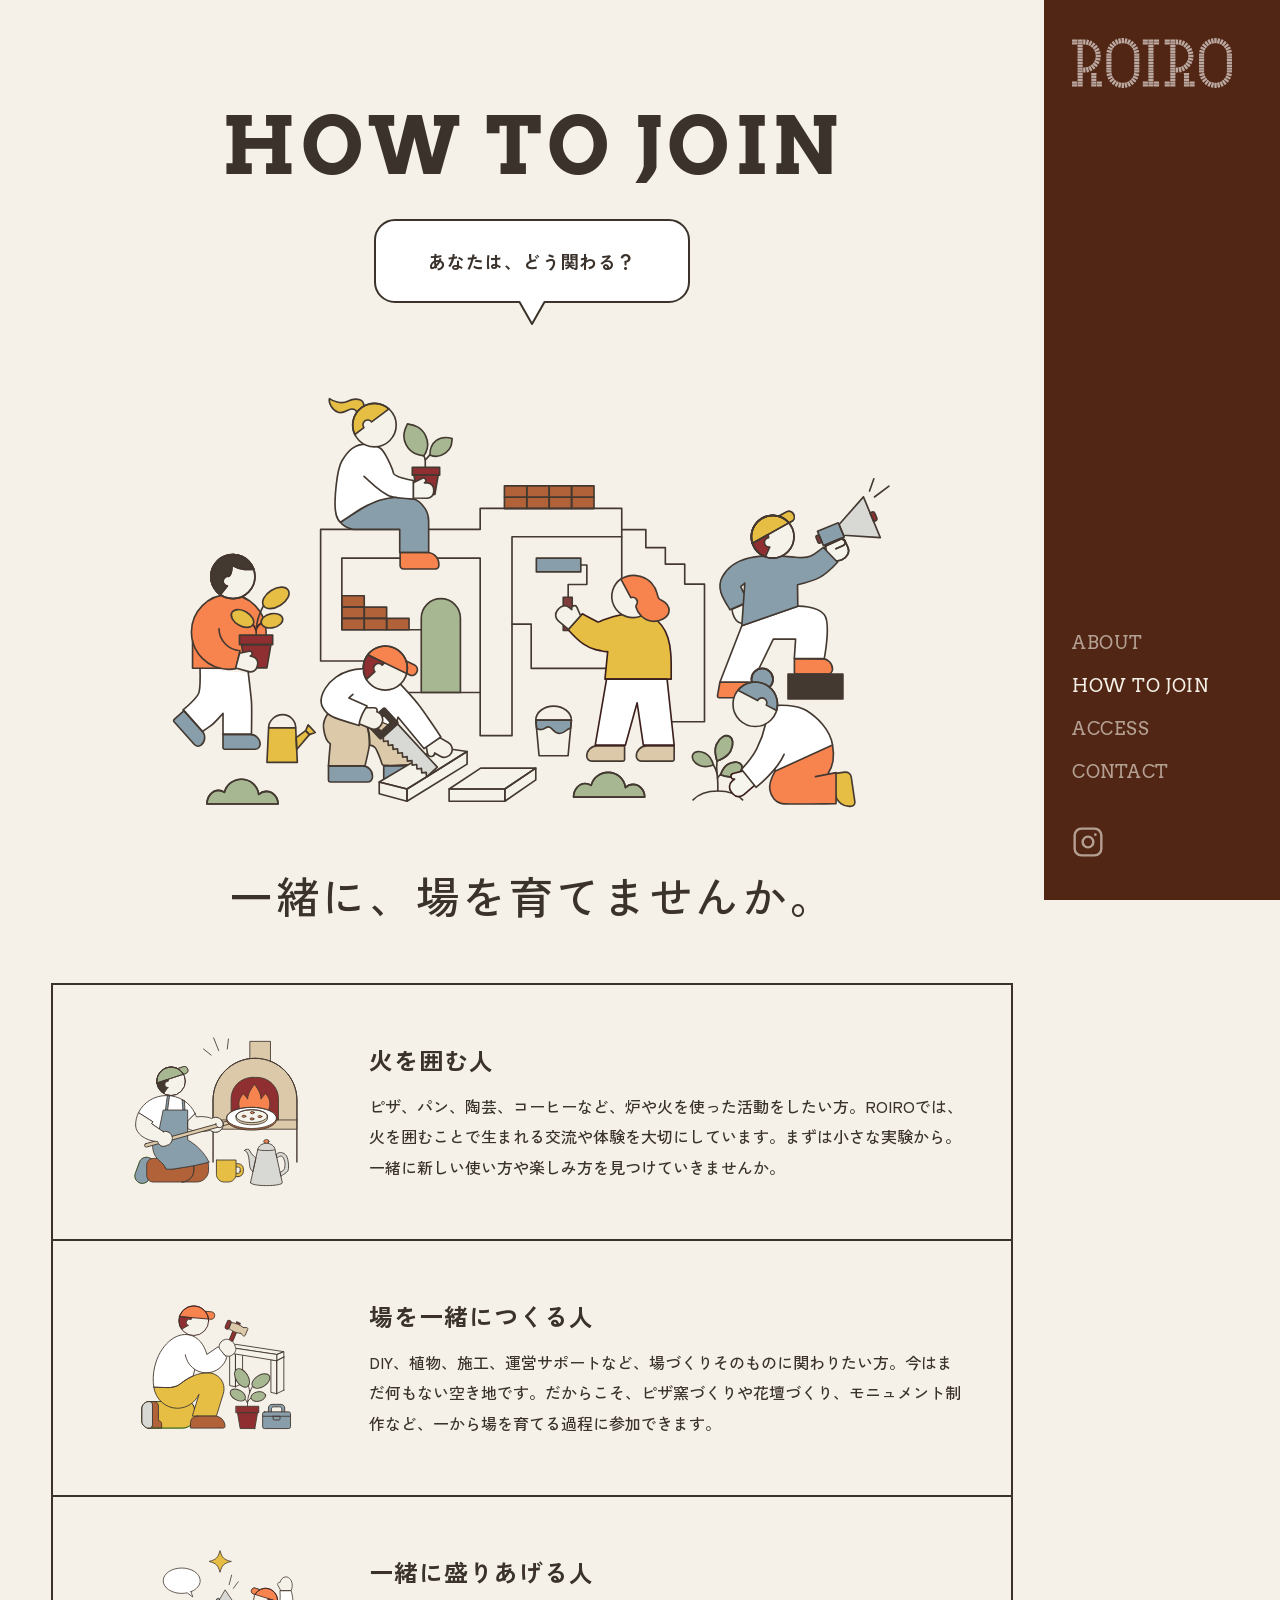
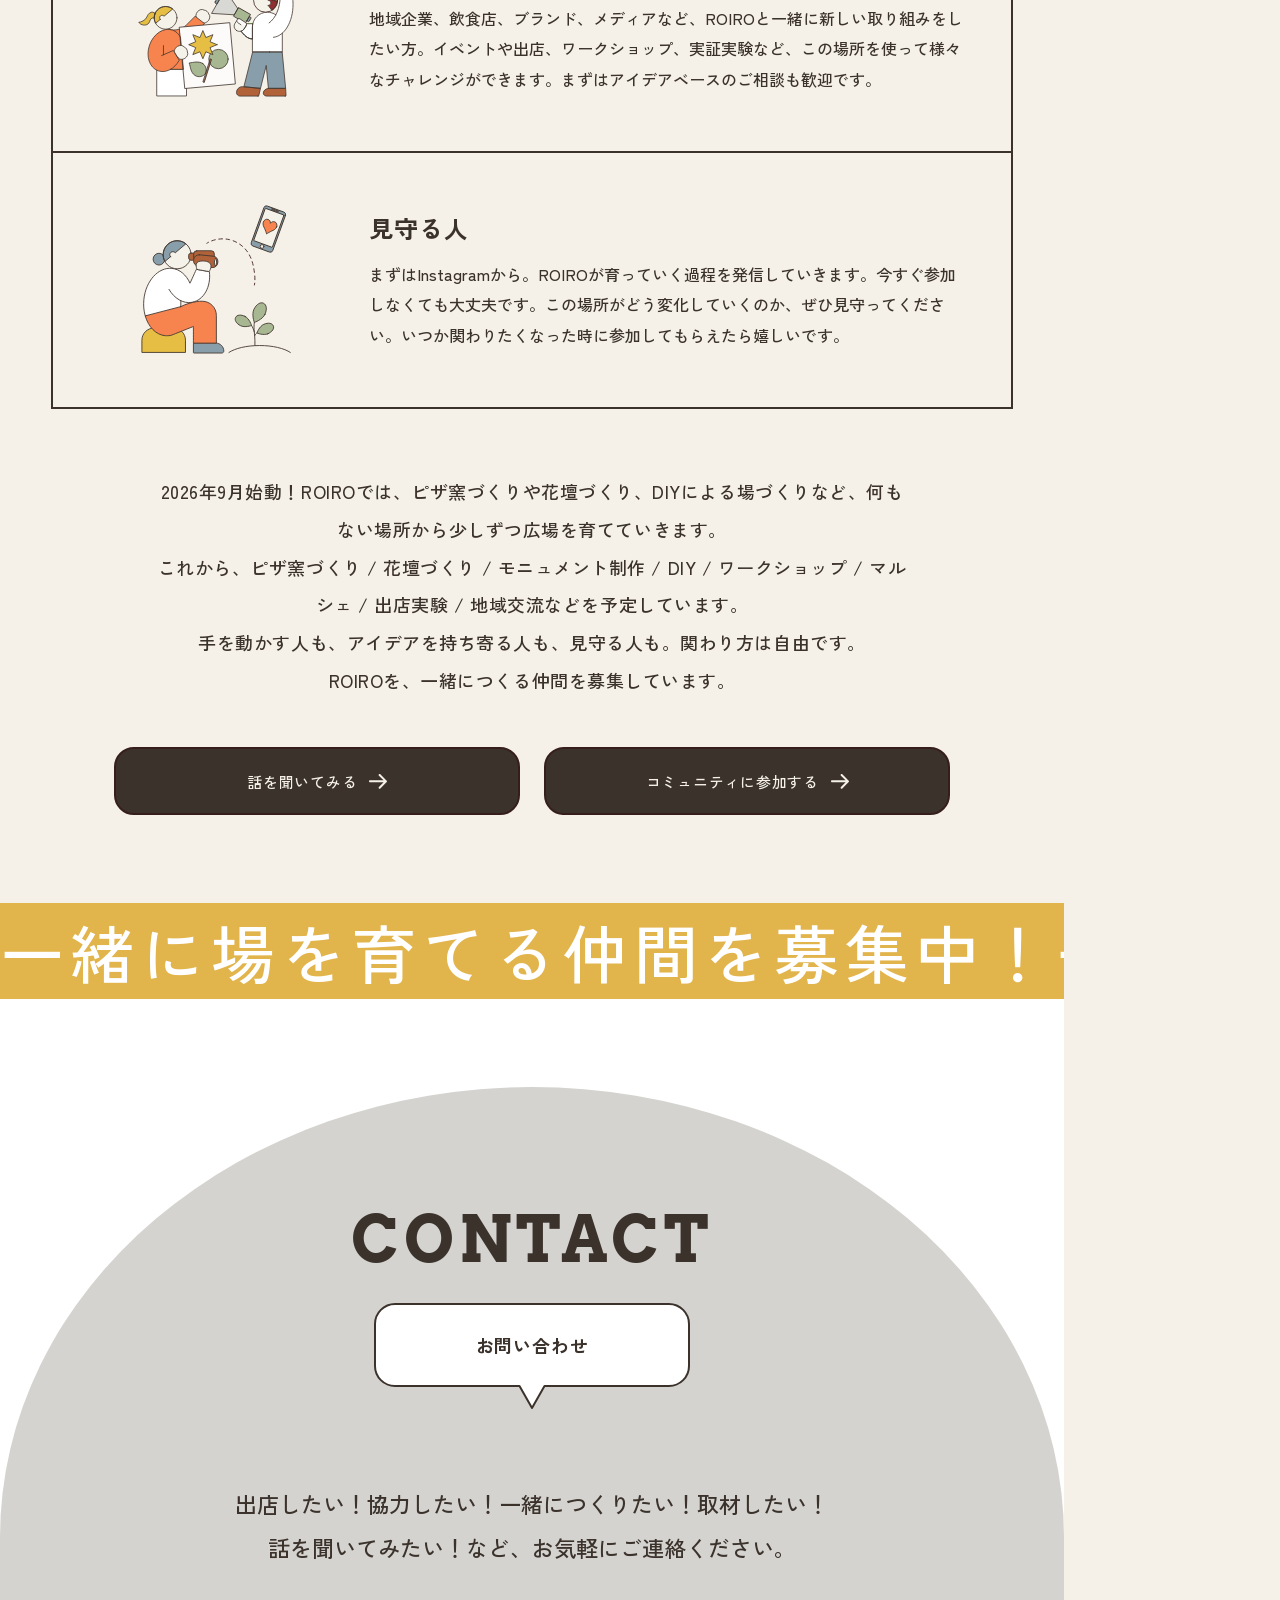
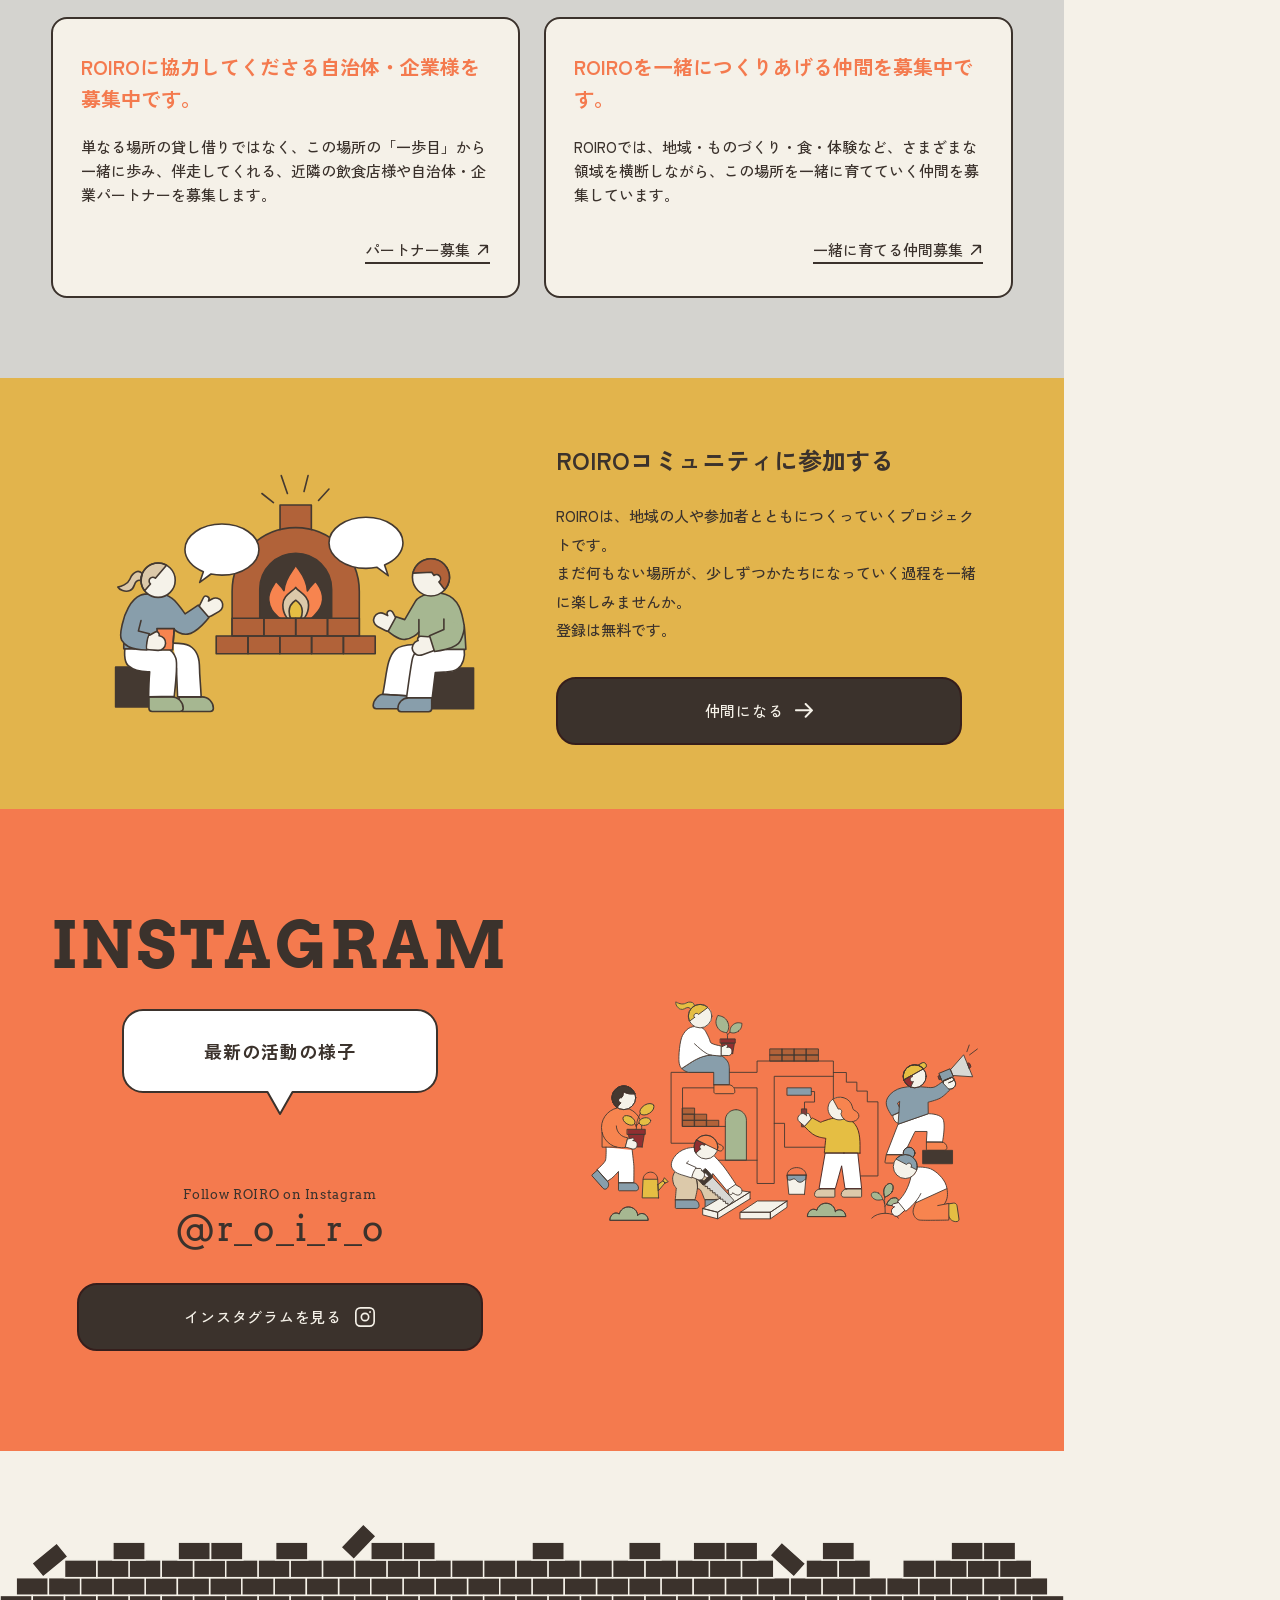
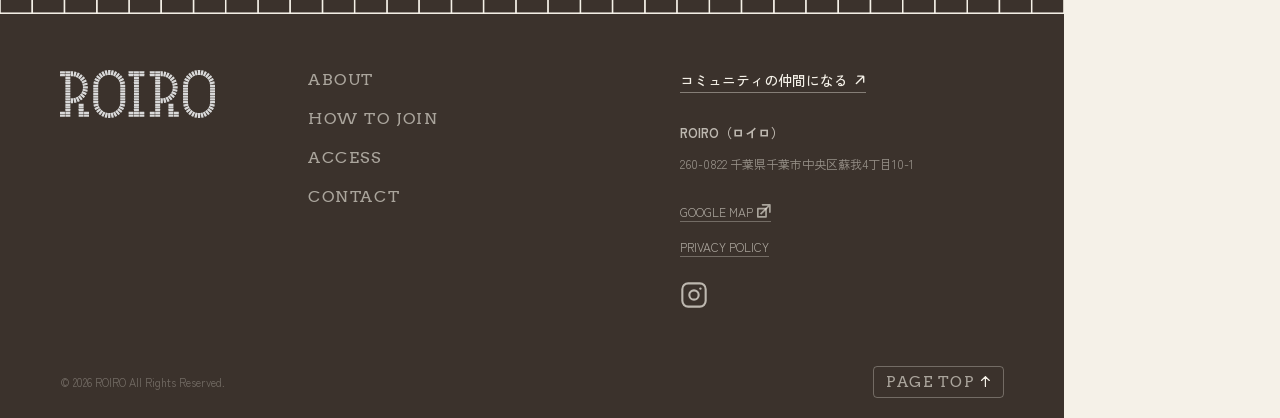
<file: how-to-join.html>
<!DOCTYPE html>
<html lang="ja">
<head>
  <meta charset="UTF-8">
  <meta name="viewport" content="width=device-width, initial-scale=1.0">
  <!-- Google tag (gtag.js) -->
  <script async src="https://www.googletagmanager.com/gtag/js?id=G-Y36FDEYT67"></script>
  <script>
    window.dataLayer = window.dataLayer || [];
    function gtag(){dataLayer.push(arguments);}
    gtag('js', new Date());
    gtag('config', 'G-Y36FDEYT67');
  </script>
  <title>HOW TO JOIN｜ROIRO（ロイロ）参加・仲間募集</title>
  <meta name="description" content="火を囲む人、場をつくる人、盛りあげる人、見守る人。ROIROはあなたらしい関わり方で参加できます。一緒に場を育てる仲間・企業・自治体を募集中です。">
  <link rel="canonical" href="https://roiro.co/how-to-join.html">
  <!-- OGP -->
  <meta property="og:type" content="website">
  <meta property="og:site_name" content="ROIRO">
  <meta property="og:title" content="HOW TO JOIN｜ROIRO">
  <meta property="og:description" content="火を囲む人、場をつくる人、盛りあげる人、見守る人。ROIROはあなたらしい関わり方で参加できます。一緒に場を育てる仲間・企業・自治体を募集中です。">
  <meta property="og:url" content="https://roiro.co/how-to-join.html">
  <meta property="og:locale" content="ja_JP">
  <meta property="og:image" content="https://roiro.co/img/roiro_ogp01.jpg">
  <meta property="og:image:width" content="1200">
  <meta property="og:image:height" content="630">
  <meta name="twitter:card" content="summary_large_image">
  <meta name="twitter:image" content="https://roiro.co/img/roiro_ogp01.jpg">
  <!-- ファビコン -->
  <link rel="icon" href="favicon.ico" sizes="any">
  <link rel="icon" href="img/favicon.svg" type="image/svg+xml">
  <link rel="apple-touch-icon" href="apple-touch-icon.png">
  <link rel="manifest" href="site.webmanifest">
  <meta name="theme-color" content="#801421">
  <link rel="preconnect" href="https://fonts.googleapis.com">
  <link rel="preconnect" href="https://fonts.gstatic.com" crossorigin>
  <link href="https://fonts.googleapis.com/css2?family=Arvo:wght@400;700&family=Zen+Kaku+Gothic+New:wght@300;400;500;700&display=swap" rel="stylesheet">
  <link rel="stylesheet" href="css/style.css">
</head>
<body>
<svg width="0" height="0" class="svg-sprite" aria-hidden="true">
  <symbol id="arrow" viewBox="0 0 18 15"><path d="M1 6.36401C0.447715 6.36401 0 6.81173 0 7.36401C0 7.9163 0.447715 8.36401 1 8.36401V7.36401V6.36401ZM17.7071 8.07112C18.0976 7.6806 18.0976 7.04743 17.7071 6.65691L11.3431 0.292946C10.9526 -0.0975785 10.3195 -0.0975785 9.92893 0.292946C9.53841 0.68347 9.53841 1.31664 9.92893 1.70716L15.5858 7.36401L9.92893 13.0209C9.53841 13.4114 9.53841 14.0446 9.92893 14.4351C10.3195 14.8256 10.9526 14.8256 11.3431 14.4351L17.7071 8.07112ZM1 7.36401V8.36401H17V7.36401V6.36401H1V7.36401Z" fill="currentColor"/></symbol>
  <symbol id="arrow-ext" viewBox="0 0 17 17"><rect x="1" y="5.65674" width="10" height="10" fill="none" stroke="currentColor" stroke-width="2"/><path d="M16.657 0.999768C16.657 0.447483 16.2093 -0.000232004 15.657 -0.000232257L6.65697 -0.000231456C6.10469 -0.000231793 5.65697 0.447484 5.65697 0.999768C5.65697 1.55205 6.10469 1.99977 6.65697 1.99977L14.657 1.99977L14.657 9.99977C14.657 10.5521 15.1047 10.9998 15.657 10.9998C16.2093 10.9998 16.657 10.5521 16.657 9.99977L16.657 0.999768ZM4.34326 12.3135L5.05037 13.0206L16.3641 1.70688L15.657 0.999768L14.9499 0.292661L3.63615 11.6064L4.34326 12.3135Z" fill="currentColor"/></symbol>
  <symbol id="ig" viewBox="0 0 24 24" fill="none" stroke="currentColor" stroke-width="1.8"><rect x="2" y="2" width="20" height="20" rx="5"/><circle cx="12" cy="12" r="4"/><circle cx="17.5" cy="6.5" r="1" fill="currentColor" stroke="none"/></symbol>
  <symbol id="bubble" viewBox="0 0 316 106"><path d="M170.5 83L158 105L145.5 83H21C9.954 83 1 74.046 1 63V21C1 9.954 9.954 1 21 1H295C306.046 1 315 9.954 315 21V63C315 74.046 306.046 83 295 83H170.5Z" fill="#fff"/><path d="M170.5 83L158 105L145.5 83H21C9.954 83 1 74.046 1 63V21C1 9.954 9.954 1 21 1H295C306.046 1 315 9.954 315 21V63C315 74.046 306.046 83 295 83H170.5Z" fill="none" stroke="#3B322C" stroke-width="2" stroke-linecap="round" stroke-linejoin="round"/></symbol>
</svg>

<!-- PC: 右側固定ナビ -->
<nav class="side-nav" id="side-nav">
  <div class="side-nav-logo">
    <a href="index.html"><img src="img/ROIROlogo01.svg" alt="ROIRO"></a>
  </div>
  <div class="side-nav-links">
    <a href="about.html"             data-section="about">ABOUT</a>
    <a href="how-to-join.html"       data-section="how-to-join" class="active">HOW TO JOIN</a>
    <a href="index.html#access"      data-section="access">ACCESS</a>
    <!-- 一時非表示（公開準備中） <a href="index.html#event"       data-section="event">EVENT</a> -->
    <!-- 一時非表示（公開準備中） <a href="index.html#together"    data-section="together">TOGETHER WITH</a> -->
    <!-- 一時非表示（公開準備中） <a href="index.html#information" data-section="information">INFORMATION</a> -->
    <a href="https://docs.google.com/forms/d/e/1FAIpQLSdsklfCkz8tUGo7SOtKsHogS1B_7vt6EtplDRpmhUAZSh4tpg/viewform?usp=dialog" target="_blank" rel="noopener"     data-section="contact">CONTACT</a>
  </div>
  <div class="side-nav-ig">
    <a href="https://www.instagram.com/r_o_i_r_o/" target="_blank" rel="noopener" aria-label="Instagram">
      <svg width="32" height="32"><use href="#ig"/></svg>
    </a>
  </div>
</nav>

<!-- SP: 固定ヘッダー -->
<header class="sp-header" id="sp-header">
  <div class="sp-header-logo">
    <a href="index.html"><img src="img/ROIROlogo01.svg" alt="ROIRO"></a>
  </div>
  <div class="sp-header-right">
    <a href="https://www.instagram.com/r_o_i_r_o/" target="_blank" rel="noopener" class="icon-btn" aria-label="Instagram">
      <svg width="22" height="22"><use href="#ig"/></svg>
    </a>
    <button class="hamburger" id="hamburger-btn" aria-label="メニューを開く">
      <span></span><span></span><span></span>
    </button>
  </div>
</header>

<!-- SP: ナビオーバーレイ -->
<div class="sp-nav" id="sp-nav" role="dialog" aria-modal="true">
  <div class="sp-nav-top">
    <a href="index.html"><img src="img/ROIROlogo01.svg" alt="ROIRO"></a>
    <div class="sp-nav-top-right">
      <a href="https://www.instagram.com/r_o_i_r_o/" target="_blank" rel="noopener" class="icon-btn" aria-label="Instagram">
        <svg width="22" height="22"><use href="#ig"/></svg>
      </a>
      <button class="sp-close" id="close-btn" aria-label="閉じる">✕</button>
    </div>
  </div>
  <nav class="sp-nav-links">
    <a href="about.html"             class="sp-link">ABOUT</a>
    <a href="how-to-join.html"       class="sp-link">HOW TO JOIN</a>
    <a href="index.html#access"      class="sp-link">ACCESS</a>
    <!-- 一時非表示（公開準備中） <a href="index.html#event"       class="sp-link">EVENT</a> -->
    <!-- 一時非表示（公開準備中） <a href="index.html#together"    class="sp-link">TOGETHER WITH</a> -->
    <!-- 一時非表示（公開準備中） <a href="index.html#information" class="sp-link">INFORMATION</a> -->
    <a href="https://docs.google.com/forms/d/e/1FAIpQLSdsklfCkz8tUGo7SOtKsHogS1B_7vt6EtplDRpmhUAZSh4tpg/viewform?usp=dialog" target="_blank" rel="noopener"     class="sp-link">CONTACT</a>
  </nav>
  <div class="sp-nav-footer">
    <a href="https://www.andstory.co/communities/73" target="_blank" rel="noopener" class="sp-cta sp-link">ROIROコミュニティに参加する <span><svg width="18" height="15" aria-hidden="true"><use href="#arrow"/></svg></span></a>
  </div>
</div>

<!-- HOW TO JOIN ヒーロー -->
<section class="htj-hero" id="how-to-join">
  <div class="sec-inner">
    <h1 class="section-title">HOW TO JOIN</h1>
    <div class="speech-bubble"><div class="speech-bubble-wrap"><svg width="316" height="106" viewBox="0 0 316 106"><use href="#bubble"/></svg><span class="speech-bubble-text">あなたは、どう関わる？</span></div></div>
    <div class="htj-hero-illust"><img src="img/ill_join.svg" alt="場をつくる人々のイラスト"></div>
    <h2 class="htj-lead"><span class="nobr">一緒に、</span><span class="nobr">場を育てませんか。</span></h2>
  </div>
</section>

<!-- 関わり方 -->
<section class="section-join">
  <div class="sec-inner">
    <div class="join-rows">
      <div class="join-row">
        <div class="join-row-illust"><img src="img/ill_hiwotukauhito.svg" alt="火を囲む人"></div>
        <div class="join-row-body">
          <h3>火を囲む人</h3>
          <p>ピザ、パン、陶芸、コーヒーなど、炉や火を使った活動をしたい方。ROIROでは、火を囲むことで生まれる交流や体験を大切にしています。まずは小さな実験から。一緒に新しい使い方や楽しみ方を見つけていきませんか。</p>
        </div>
      </div>
      <div class="join-row">
        <div class="join-row-illust"><img src="img/ill_tsukuruhito.svg" alt="場を一緒につくる人"></div>
        <div class="join-row-body">
          <h3>場を一緒につくる人</h3>
          <p>DIY、植物、施工、運営サポートなど、場づくりそのものに関わりたい方。今はまだ何もない空き地です。だからこそ、ピザ窯づくりや花壇づくり、モニュメント制作など、一から場を育てる過程に参加できます。</p>
        </div>
      </div>
      <div class="join-row">
        <div class="join-row-illust"><img src="img/ill_moriageru.svg" alt="一緒に盛りあげる人"></div>
        <div class="join-row-body">
          <h3>一緒に盛りあげる人</h3>
          <p>地域企業、飲食店、ブランド、メディアなど、ROIROと一緒に新しい取り組みをしたい方。イベントや出店、ワークショップ、実証実験など、この場所を使って様々なチャレンジができます。まずはアイデアベースのご相談も歓迎です。</p>
        </div>
      </div>
      <div class="join-row">
        <div class="join-row-illust"><img src="img/ill_mimamoru.svg" alt="見守る人"></div>
        <div class="join-row-body">
          <h3>見守る人</h3>
          <p>まずはInstagramから。ROIROが育っていく過程を発信していきます。今すぐ参加しなくても大丈夫です。この場所がどう変化していくのか、ぜひ見守ってください。いつか関わりたくなった時に参加してもらえたら嬉しいです。</p>
        </div>
      </div>
    </div>
    <p class="htj-desc mt-64">2026年9月始動！ROIROでは、ピザ窯づくりや花壇づくり、DIYによる場づくりなど、何もない場所から少しずつ広場を育てていきます。<br>これから、ピザ窯づくり / 花壇づくり / モニュメント制作 / DIY / ワークショップ / マルシェ / 出店実験 / 地域交流などを予定しています。<br>手を動かす人も、アイデアを持ち寄る人も、見守る人も。関わり方は自由です。<br>ROIROを、一緒につくる仲間を募集しています。</p>
    <div class="htj-btns">
      <a href="https://docs.google.com/forms/d/e/1FAIpQLSdsklfCkz8tUGo7SOtKsHogS1B_7vt6EtplDRpmhUAZSh4tpg/viewform?usp=dialog" target="_blank" rel="noopener" class="btn">話を聞いてみる <svg width="18" height="15" aria-hidden="true"><use href="#arrow"/></svg></a>
      <a href="https://www.andstory.co/communities/73" target="_blank" rel="noopener" class="btn">コミュニティに参加する <svg width="18" height="15" aria-hidden="true"><use href="#arrow"/></svg></a>
    </div>
  </div>
</section>

<!-- Ticker -->
<div class="ticker" aria-hidden="true">
  <div class="ticker-track">
    <span><a href="https://docs.google.com/forms/d/e/1FAIpQLSdsklfCkz8tUGo7SOtKsHogS1B_7vt6EtplDRpmhUAZSh4tpg/viewform?usp=dialog" target="_blank" rel="noopener" tabindex="-1">一緒に場を育てる仲間を募集中！一緒に場を育てる仲間を募集中！一緒に場を育てる仲間を募集中！一緒に場を育てる仲間を募集中！一緒に場を育てる仲間を募集中！一緒に場を育てる仲間を募集中！</a></span>
    <span><a href="https://docs.google.com/forms/d/e/1FAIpQLSdsklfCkz8tUGo7SOtKsHogS1B_7vt6EtplDRpmhUAZSh4tpg/viewform?usp=dialog" target="_blank" rel="noopener" tabindex="-1">一緒に場を育てる仲間を募集中！一緒に場を育てる仲間を募集中！一緒に場を育てる仲間を募集中！一緒に場を育てる仲間を募集中！一緒に場を育てる仲間を募集中！一緒に場を育てる仲間を募集中！</a></span>
  </div>
</div>

<!-- ティッカーとCONTACTの間の白い余白 -->
<div class="contact-gap" aria-hidden="true"></div>

<!-- CONTACT -->
<section class="section-contact" id="contact">
  <div class="sec-inner">
    <h2 class="section-title">CONTACT</h2>
    <div class="speech-bubble"><div class="speech-bubble-wrap"><svg width="316" height="106" viewBox="0 0 316 106"><use href="#bubble"/></svg><span class="speech-bubble-text">お問い合わせ</span></div></div>
    <p class="contact-lead">出店したい！協力したい！一緒につくりたい！取材したい！<br class="br-pc">話を聞いてみたい！など、お気軽にご連絡ください。</p>
    <div class="contact-cards">
      <div class="contact-card">
        <p class="contact-card-title">ROIROに協力してくださる自治体・企業様を募集中です。</p>
        <p class="contact-card-body">単なる場所の貸し借りではなく、この場所の「一歩目」から一緒に歩み、伴走してくれる、近隣の飲食店様や自治体・企業パートナーを募集します。</p>
        <a href="#" class="contact-card-link">パートナー募集 <svg class="ico-ur" width="14" height="14" aria-hidden="true"><use href="#arrow"/></svg></a>
      </div>
      <div class="contact-card">
        <p class="contact-card-title">ROIROを一緒につくりあげる仲間を募集中です。</p>
        <p class="contact-card-body">ROIROでは、地域・ものづくり・食・体験など、さまざまな領域を横断しながら、この場所を一緒に育てていく仲間を募集しています。</p>
        <a href="#" class="contact-card-link">一緒に育てる仲間募集 <svg class="ico-ur" width="14" height="14" aria-hidden="true"><use href="#arrow"/></svg></a>
      </div>
    </div>
  </div>
</section>

<!-- COMMUNITY -->
<section class="section-community">
  <div class="community-inner">
    <div class="community-illust"><img src="img/ill_community.svg" alt="ROIROコミュニティのイラスト"></div>
    <div class="community-body">
      <h2>ROIROコミュニティに参加する</h2>
      <p>ROIROは、地域の人や参加者とともにつくっていくプロジェクトです。<br>まだ何もない場所が、少しずつかたちになっていく過程を一緒に楽しみませんか。<br>登録は無料です。</p>
      <a href="https://www.andstory.co/communities/73" target="_blank" rel="noopener" class="btn btn-dark">仲間になる <svg width="18" height="15" aria-hidden="true"><use href="#arrow"/></svg></a>
    </div>
  </div>
</section>

<!-- INSTAGRAM -->
<section class="section-instagram" id="instagram">
  <div class="instagram-inner">
    <div class="instagram-left">
      <h2 class="section-title">INSTAGRAM</h2>
      <div class="speech-bubble"><div class="speech-bubble-wrap"><svg width="316" height="106" viewBox="0 0 316 106"><use href="#bubble"/></svg><span class="speech-bubble-text">最新の活動の様子</span></div></div>
      <div class="instagram-handle">
        <span class="instagram-handle-label">Follow ROIRO on Instagram</span>
        <span class="instagram-handle-name">@r_o_i_r_o</span>
      </div>
      <a href="https://www.instagram.com/r_o_i_r_o/" target="_blank" rel="noopener" class="insta-btn">インスタグラムを見る <svg width="22" height="22"><use href="#ig"/></svg></a>
    </div>
    <div class="instagram-illust"><img src="img/ill_join.svg" alt="ROIROに参加するイラスト"></div>
  </div>
</section>

<!-- ▼▼ 公開準備中のため一時非表示：SPONSOR TICKER（協賛ロゴ）▼▼
     表示するときは、この下の囲みコメント（開始コメントとFOOTER直前の閉じコメント）を削除してください。 -->
<!--
<div class="sponsor-ticker" aria-hidden="true">
  <div class="sponsor-ticker-track">
    <img src="img/logo_storyandco.svg" alt="STORY &amp; Co."><img src="img/logo_yamasaki.svg" alt="株式会社ヤマサキ">
    <img src="img/logo_storyandco.svg" alt="STORY &amp; Co."><img src="img/logo_yamasaki.svg" alt="株式会社ヤマサキ">
    <img src="img/logo_storyandco.svg" alt="STORY &amp; Co."><img src="img/logo_yamasaki.svg" alt="株式会社ヤマサキ">
    <img src="img/logo_storyandco.svg" alt="STORY &amp; Co."><img src="img/logo_yamasaki.svg" alt="株式会社ヤマサキ">
    <img src="img/logo_storyandco.svg" alt="STORY &amp; Co."><img src="img/logo_yamasaki.svg" alt="株式会社ヤマサキ">
    <img src="img/logo_storyandco.svg" alt="STORY &amp; Co."><img src="img/logo_yamasaki.svg" alt="株式会社ヤマサキ">
  </div>
</div>
-->
<!-- ▲▲ 一時非表示ここまで ▲▲ -->

<!-- FOOTER -->
<footer class="footer">
  <div class="footer-brick"><img src="img/brick02.svg" alt=""></div>
  <div class="footer-inner">
    <div class="footer-logo"><a href="index.html"><img src="img/ROIROlogo01.svg" alt="ROIRO"></a></div>
    <nav class="footer-nav">
      <a href="about.html">ABOUT</a>
      <a href="how-to-join.html">HOW TO JOIN</a>
      <a href="index.html#access">ACCESS</a>
      <!-- 一時非表示（公開準備中） <a href="index.html#event">EVENT</a> -->
      <!-- 一時非表示（公開準備中） <a href="index.html#together">TOGETHER WITH</a> -->
      <!-- 一時非表示（公開準備中） <a href="index.html#information">INFORMATION</a> -->
      <a href="https://docs.google.com/forms/d/e/1FAIpQLSdsklfCkz8tUGo7SOtKsHogS1B_7vt6EtplDRpmhUAZSh4tpg/viewform?usp=dialog" target="_blank" rel="noopener">CONTACT</a>
    </nav>
    <div class="footer-right">
      <a href="https://www.andstory.co/communities/73" target="_blank" rel="noopener" class="footer-link">コミュニティの仲間になる <svg class="ico-ur" width="12" height="12" aria-hidden="true"><use href="#arrow"/></svg></a>
      <div class="footer-address">
        <strong>ROIRO（ロイロ）</strong>
        260-0822 千葉県千葉市中央区蘇我4丁目10-1
      </div>
      <a href="https://www.google.com/maps/search/?api=1&query=ROIRO+by+%E3%83%A4%E3%83%9E%E3%82%B5%E3%82%AD&query_place_id=ChIJF505Ua6bImARH3zTKL-ZalE" target="_blank" rel="noopener" class="footer-map-link">GOOGLE MAP <svg width="14" height="14" aria-hidden="true"><use href="#arrow-ext"/></svg></a>
      <a href="privacy.html" class="footer-privacy">PRIVACY POLICY</a>
      <a href="https://www.instagram.com/r_o_i_r_o/" target="_blank" rel="noopener" class="footer-ig" aria-label="Instagram">
        <svg width="28" height="28"><use href="#ig"/></svg>
      </a>
    </div>
  </div>
  <div class="footer-bottom">
    <p class="footer-copy">© 2026 ROIRO All Rights Reserved.</p>
    <a href="how-to-join.html" class="footer-pagetop">PAGE TOP <svg class="ico-up" width="11" height="13" aria-hidden="true"><use href="#arrow"/></svg></a>
  </div>
</footer>

<script src="js/common.js" defer></script>
</body>
</html>
</file>
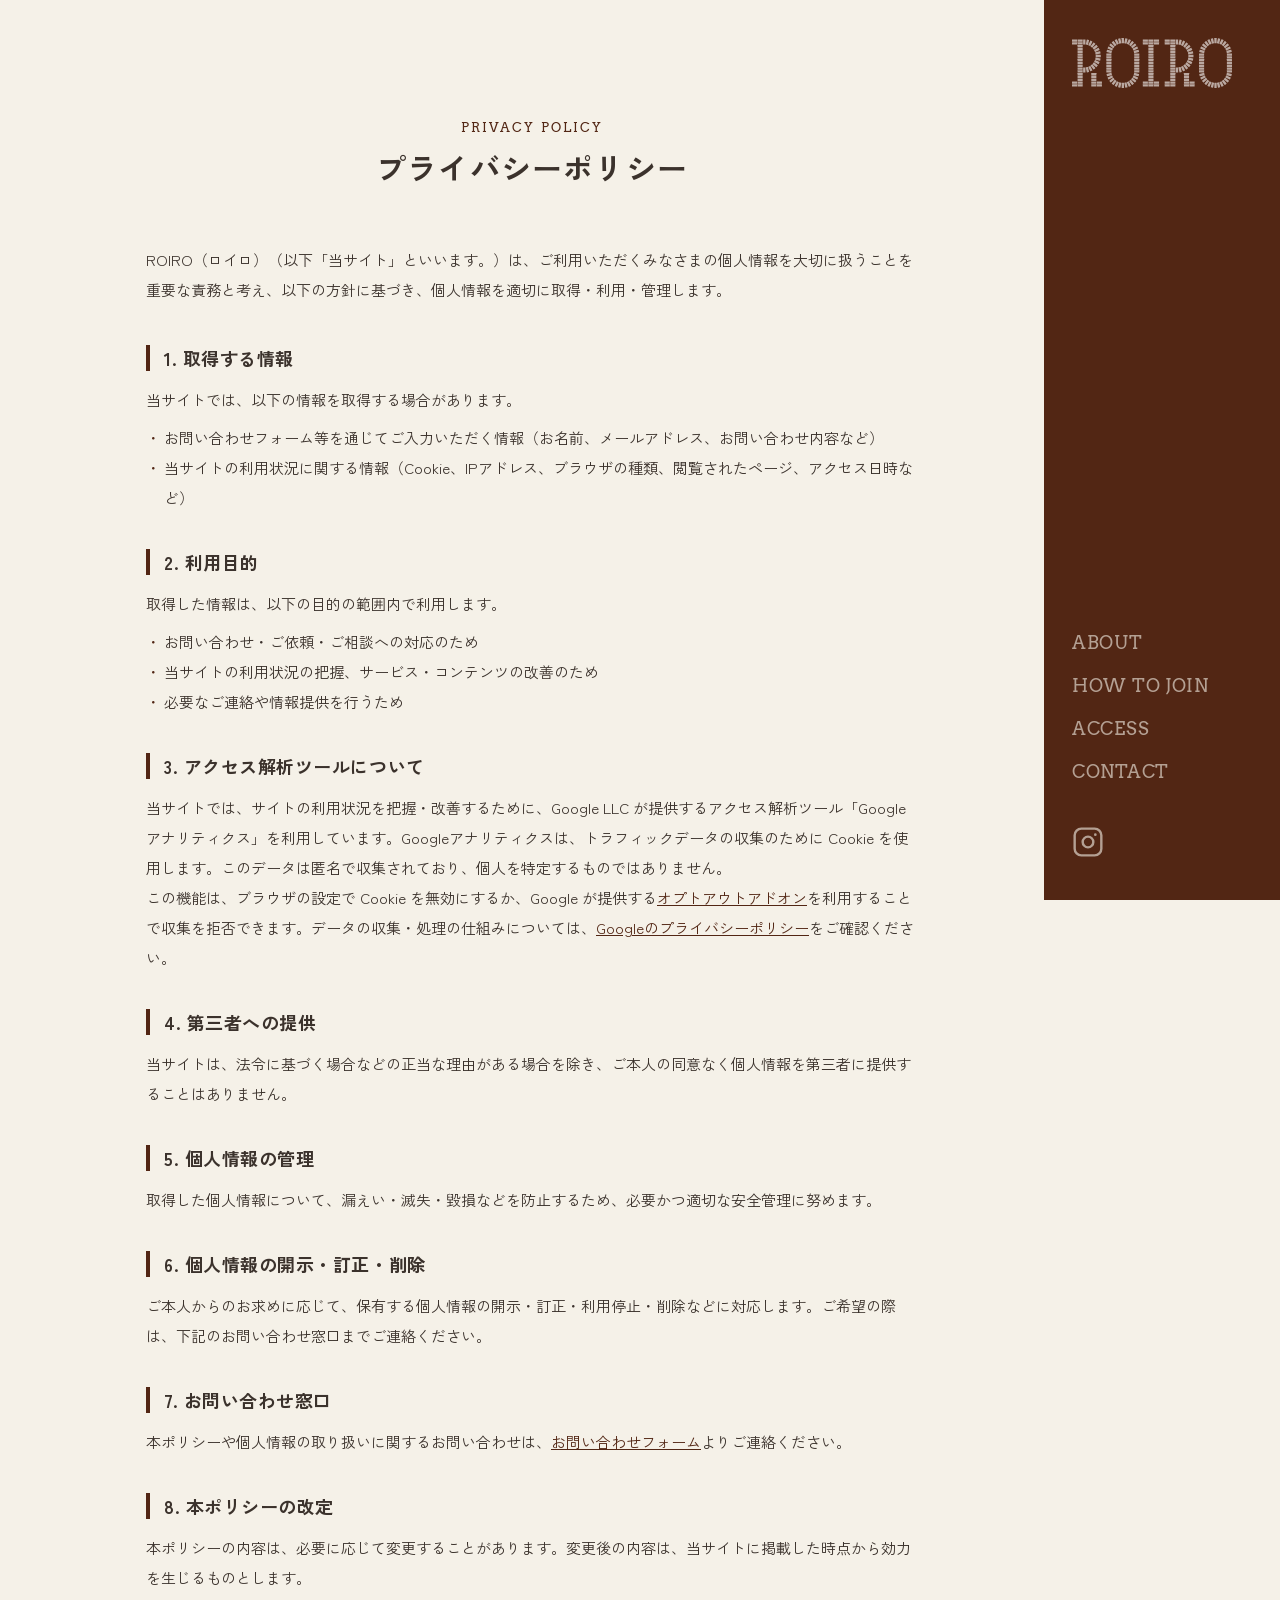
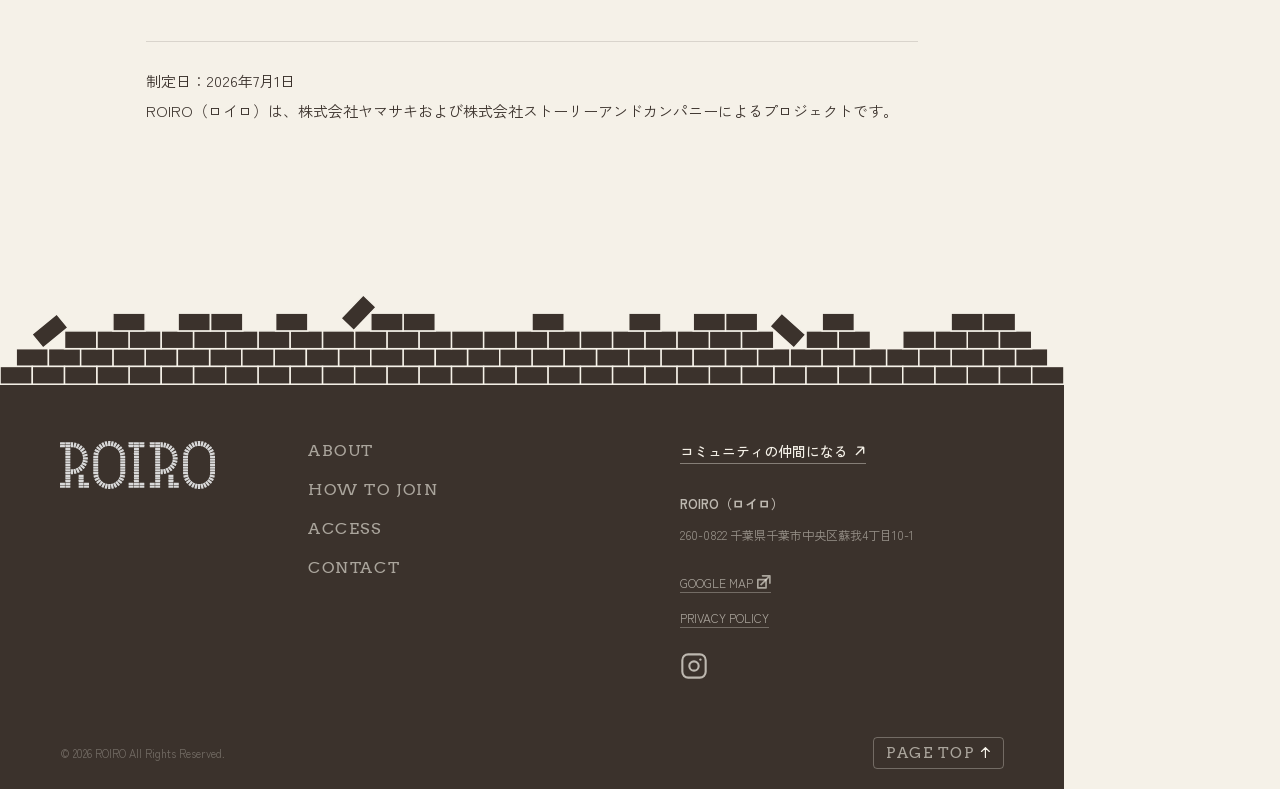
<file: privacy.html>
<!DOCTYPE html>
<html lang="ja">
<head>
  <meta charset="UTF-8">
  <meta name="viewport" content="width=device-width, initial-scale=1.0">
  <!-- Google tag (gtag.js) -->
  <script async src="https://www.googletagmanager.com/gtag/js?id=G-Y36FDEYT67"></script>
  <script>
    window.dataLayer = window.dataLayer || [];
    function gtag(){dataLayer.push(arguments);}
    gtag('js', new Date());
    gtag('config', 'G-Y36FDEYT67');
  </script>
  <title>プライバシーポリシー｜ROIRO（ロイロ）</title>
  <meta name="description" content="ROIRO（ロイロ）のプライバシーポリシー。当サイトにおける個人情報の取り扱い、Cookie・アクセス解析（Googleアナリティクス）の利用についてご説明します。">
  <link rel="canonical" href="https://roiro.co/privacy.html">
  <meta name="robots" content="noindex, follow">
  <!-- OGP -->
  <meta property="og:type" content="website">
  <meta property="og:site_name" content="ROIRO">
  <meta property="og:title" content="プライバシーポリシー｜ROIRO（ロイロ）">
  <meta property="og:description" content="ROIRO（ロイロ）のプライバシーポリシー。個人情報の取り扱いとアクセス解析の利用についてご説明します。">
  <meta property="og:url" content="https://roiro.co/privacy.html">
  <meta property="og:locale" content="ja_JP">
  <meta property="og:image" content="https://roiro.co/img/roiro_ogp01.jpg">
  <meta property="og:image:width" content="1200">
  <meta property="og:image:height" content="630">
  <meta name="twitter:card" content="summary_large_image">
  <meta name="twitter:image" content="https://roiro.co/img/roiro_ogp01.jpg">
  <!-- ファビコン -->
  <link rel="icon" href="favicon.ico" sizes="any">
  <link rel="icon" href="img/favicon.svg" type="image/svg+xml">
  <link rel="apple-touch-icon" href="apple-touch-icon.png">
  <link rel="manifest" href="site.webmanifest">
  <meta name="theme-color" content="#801421">
  <link rel="preconnect" href="https://fonts.googleapis.com">
  <link rel="preconnect" href="https://fonts.gstatic.com" crossorigin>
  <link href="https://fonts.googleapis.com/css2?family=Arvo:wght@400;700&family=Zen+Kaku+Gothic+New:wght@300;400;500;700&display=swap" rel="stylesheet">
  <link rel="stylesheet" href="css/style.css">
  <style>
    /* プライバシーポリシー（このページ専用） */
    .legal { max-width: 820px; margin: 0 auto; padding: 120px 24px 96px; }
    .legal-head { text-align: center; margin-bottom: 56px; }
    .legal-head .en { font-family: var(--font-en); font-size: 13px; letter-spacing: 0.16em; color: var(--renga01); display: block; margin-bottom: 10px; }
    .legal-head h1 { font-family: var(--font-ja); font-size: 30px; font-weight: 700; color: var(--sumi); letter-spacing: 0.04em; }
    .legal-intro { font-size: 15px; line-height: 2; color: var(--sumi); margin-bottom: 40px; }
    .legal section { margin-bottom: 36px; }
    .legal h2 { font-size: 18px; font-weight: 700; color: var(--sumi); letter-spacing: 0.03em; padding-left: 14px; border-left: 4px solid var(--renga01); margin-bottom: 14px; }
    .legal p, .legal li { font-size: 15px; line-height: 2; color: var(--sumi); }
    .legal ul { list-style: none; padding-left: 0; margin: 8px 0 0; }
    .legal li { position: relative; padding-left: 18px; }
    .legal li::before { content: "・"; position: absolute; left: 0; color: var(--renga01); }
    .legal a { color: var(--renga01); text-decoration: underline; word-break: break-all; }
    .legal a:hover { opacity: 0.75; }
    .legal-meta { margin-top: 48px; padding-top: 24px; border-top: 1px solid rgba(59,50,44,0.15); font-size: 14px; line-height: 2; color: var(--sumi); }
    @media (max-width: 768px) {
      .legal { padding: 96px 20px 72px; }
      .legal-head { margin-bottom: 40px; }
      .legal-head h1 { font-size: 24px; }
    }
  </style>
</head>
<body>
<svg width="0" height="0" class="svg-sprite" aria-hidden="true">
  <symbol id="arrow" viewBox="0 0 18 15"><path d="M1 6.36401C0.447715 6.36401 0 6.81173 0 7.36401C0 7.9163 0.447715 8.36401 1 8.36401V7.36401V6.36401ZM17.7071 8.07112C18.0976 7.6806 18.0976 7.04743 17.7071 6.65691L11.3431 0.292946C10.9526 -0.0975785 10.3195 -0.0975785 9.92893 0.292946C9.53841 0.68347 9.53841 1.31664 9.92893 1.70716L15.5858 7.36401L9.92893 13.0209C9.53841 13.4114 9.53841 14.0446 9.92893 14.4351C10.3195 14.8256 10.9526 14.8256 11.3431 14.4351L17.7071 8.07112ZM1 7.36401V8.36401H17V7.36401V6.36401H1V7.36401Z" fill="currentColor"/></symbol>
  <symbol id="arrow-ext" viewBox="0 0 17 17"><rect x="1" y="5.65674" width="10" height="10" fill="none" stroke="currentColor" stroke-width="2"/><path d="M16.657 0.999768C16.657 0.447483 16.2093 -0.000232004 15.657 -0.000232257L6.65697 -0.000231456C6.10469 -0.000231793 5.65697 0.447484 5.65697 0.999768C5.65697 1.55205 6.10469 1.99977 6.65697 1.99977L14.657 1.99977L14.657 9.99977C14.657 10.5521 15.1047 10.9998 15.657 10.9998C16.2093 10.9998 16.657 10.5521 16.657 9.99977L16.657 0.999768ZM4.34326 12.3135L5.05037 13.0206L16.3641 1.70688L15.657 0.999768L14.9499 0.292661L3.63615 11.6064L4.34326 12.3135Z" fill="currentColor"/></symbol>
  <symbol id="ig" viewBox="0 0 24 24" fill="none" stroke="currentColor" stroke-width="1.8"><rect x="2" y="2" width="20" height="20" rx="5"/><circle cx="12" cy="12" r="4"/><circle cx="17.5" cy="6.5" r="1" fill="currentColor" stroke="none"/></symbol>
  <symbol id="bubble" viewBox="0 0 316 106"><path d="M170.5 83L158 105L145.5 83H21C9.954 83 1 74.046 1 63V21C1 9.954 9.954 1 21 1H295C306.046 1 315 9.954 315 21V63C315 74.046 306.046 83 295 83H170.5Z" fill="#fff"/><path d="M170.5 83L158 105L145.5 83H21C9.954 83 1 74.046 1 63V21C1 9.954 9.954 1 21 1H295C306.046 1 315 9.954 315 21V63C315 74.046 306.046 83 295 83H170.5Z" fill="none" stroke="#3B322C" stroke-width="2" stroke-linecap="round" stroke-linejoin="round"/></symbol>
</svg>

<!-- PC: 右側固定ナビ -->
<nav class="side-nav" id="side-nav">
  <div class="side-nav-logo">
    <a href="index.html"><img src="img/ROIROlogo01.svg" alt="ROIRO"></a>
  </div>
  <div class="side-nav-links">
    <a href="about.html"             data-section="about">ABOUT</a>
    <a href="how-to-join.html"       data-section="how-to-join">HOW TO JOIN</a>
    <a href="index.html#access"      data-section="access">ACCESS</a>
    <!-- 一時非表示（公開準備中） <a href="index.html#event"       data-section="event">EVENT</a> -->
    <!-- 一時非表示（公開準備中） <a href="index.html#together"    data-section="together">TOGETHER WITH</a> -->
    <!-- 一時非表示（公開準備中） <a href="index.html#information" data-section="information">INFORMATION</a> -->
    <a href="https://docs.google.com/forms/d/e/1FAIpQLSdsklfCkz8tUGo7SOtKsHogS1B_7vt6EtplDRpmhUAZSh4tpg/viewform?usp=dialog" target="_blank" rel="noopener"     data-section="contact">CONTACT</a>
  </div>
  <div class="side-nav-ig">
    <a href="https://www.instagram.com/r_o_i_r_o/" target="_blank" rel="noopener" aria-label="Instagram">
      <svg width="32" height="32"><use href="#ig"/></svg>
    </a>
  </div>
</nav>

<!-- SP: 固定ヘッダー -->
<header class="sp-header" id="sp-header">
  <div class="sp-header-logo">
    <a href="index.html"><img src="img/ROIROlogo01.svg" alt="ROIRO"></a>
  </div>
  <div class="sp-header-right">
    <a href="https://www.instagram.com/r_o_i_r_o/" target="_blank" rel="noopener" class="icon-btn" aria-label="Instagram">
      <svg width="22" height="22"><use href="#ig"/></svg>
    </a>
    <button class="hamburger" id="hamburger-btn" aria-label="メニューを開く">
      <span></span><span></span><span></span>
    </button>
  </div>
</header>

<!-- SP: ナビオーバーレイ -->
<div class="sp-nav" id="sp-nav" role="dialog" aria-modal="true">
  <div class="sp-nav-top">
    <a href="index.html"><img src="img/ROIROlogo01.svg" alt="ROIRO"></a>
    <div class="sp-nav-top-right">
      <a href="https://www.instagram.com/r_o_i_r_o/" target="_blank" rel="noopener" class="icon-btn" aria-label="Instagram">
        <svg width="22" height="22"><use href="#ig"/></svg>
      </a>
      <button class="sp-close" id="close-btn" aria-label="閉じる">✕</button>
    </div>
  </div>
  <nav class="sp-nav-links">
    <a href="about.html"             class="sp-link">ABOUT</a>
    <a href="how-to-join.html"       class="sp-link">HOW TO JOIN</a>
    <a href="index.html#access"      class="sp-link">ACCESS</a>
    <!-- 一時非表示（公開準備中） <a href="index.html#event"       class="sp-link">EVENT</a> -->
    <!-- 一時非表示（公開準備中） <a href="index.html#together"    class="sp-link">TOGETHER WITH</a> -->
    <!-- 一時非表示（公開準備中） <a href="index.html#information" class="sp-link">INFORMATION</a> -->
    <a href="https://docs.google.com/forms/d/e/1FAIpQLSdsklfCkz8tUGo7SOtKsHogS1B_7vt6EtplDRpmhUAZSh4tpg/viewform?usp=dialog" target="_blank" rel="noopener"     class="sp-link">CONTACT</a>
  </nav>
  <div class="sp-nav-footer">
    <a href="https://www.andstory.co/communities/73" target="_blank" rel="noopener" class="sp-cta sp-link">ROIROコミュニティに参加する <span><svg width="18" height="15" aria-hidden="true"><use href="#arrow"/></svg></span></a>
  </div>
</div>

<!-- PRIVACY POLICY -->
<main class="legal">
  <div class="legal-head">
    <span class="en">PRIVACY POLICY</span>
    <h1>プライバシーポリシー</h1>
  </div>

  <p class="legal-intro">ROIRO（ロイロ）（以下「当サイト」といいます。）は、ご利用いただくみなさまの個人情報を大切に扱うことを重要な責務と考え、以下の方針に基づき、個人情報を適切に取得・利用・管理します。</p>

  <section>
    <h2>1. 取得する情報</h2>
    <p>当サイトでは、以下の情報を取得する場合があります。</p>
    <ul>
      <li>お問い合わせフォーム等を通じてご入力いただく情報（お名前、メールアドレス、お問い合わせ内容など）</li>
      <li>当サイトの利用状況に関する情報（Cookie、IPアドレス、ブラウザの種類、閲覧されたページ、アクセス日時など）</li>
    </ul>
  </section>

  <section>
    <h2>2. 利用目的</h2>
    <p>取得した情報は、以下の目的の範囲内で利用します。</p>
    <ul>
      <li>お問い合わせ・ご依頼・ご相談への対応のため</li>
      <li>当サイトの利用状況の把握、サービス・コンテンツの改善のため</li>
      <li>必要なご連絡や情報提供を行うため</li>
    </ul>
  </section>

  <section>
    <h2>3. アクセス解析ツールについて</h2>
    <p>当サイトでは、サイトの利用状況を把握・改善するために、Google LLC が提供するアクセス解析ツール「Googleアナリティクス」を利用しています。Googleアナリティクスは、トラフィックデータの収集のために Cookie を使用します。このデータは匿名で収集されており、個人を特定するものではありません。</p>
    <p>この機能は、ブラウザの設定で Cookie を無効にするか、Google が提供する<a href="https://tools.google.com/dlpage/gaoptout?hl=ja" target="_blank" rel="noopener">オプトアウトアドオン</a>を利用することで収集を拒否できます。データの収集・処理の仕組みについては、<a href="https://policies.google.com/privacy?hl=ja" target="_blank" rel="noopener">Googleのプライバシーポリシー</a>をご確認ください。</p>
  </section>

  <section>
    <h2>4. 第三者への提供</h2>
    <p>当サイトは、法令に基づく場合などの正当な理由がある場合を除き、ご本人の同意なく個人情報を第三者に提供することはありません。</p>
  </section>

  <section>
    <h2>5. 個人情報の管理</h2>
    <p>取得した個人情報について、漏えい・滅失・毀損などを防止するため、必要かつ適切な安全管理に努めます。</p>
  </section>

  <section>
    <h2>6. 個人情報の開示・訂正・削除</h2>
    <p>ご本人からのお求めに応じて、保有する個人情報の開示・訂正・利用停止・削除などに対応します。ご希望の際は、下記のお問い合わせ窓口までご連絡ください。</p>
  </section>

  <section>
    <h2>7. お問い合わせ窓口</h2>
    <p>本ポリシーや個人情報の取り扱いに関するお問い合わせは、<a href="https://docs.google.com/forms/d/e/1FAIpQLSdsklfCkz8tUGo7SOtKsHogS1B_7vt6EtplDRpmhUAZSh4tpg/viewform?usp=dialog" target="_blank" rel="noopener">お問い合わせフォーム</a>よりご連絡ください。</p>
  </section>

  <section>
    <h2>8. 本ポリシーの改定</h2>
    <p>本ポリシーの内容は、必要に応じて変更することがあります。変更後の内容は、当サイトに掲載した時点から効力を生じるものとします。</p>
  </section>

  <div class="legal-meta">
    <p>制定日：2026年7月1日</p>
    <p>ROIRO（ロイロ）は、株式会社ヤマサキおよび株式会社ストーリーアンドカンパニーによるプロジェクトです。</p>
  </div>
</main>

<!-- FOOTER -->
<footer class="footer">
  <div class="footer-brick"><img src="img/brick02.svg" alt=""></div>
  <div class="footer-inner">
    <div class="footer-logo"><a href="index.html"><img src="img/ROIROlogo01.svg" alt="ROIRO"></a></div>
    <nav class="footer-nav">
      <a href="about.html">ABOUT</a>
      <a href="how-to-join.html">HOW TO JOIN</a>
      <a href="index.html#access">ACCESS</a>
      <!-- 一時非表示（公開準備中） <a href="index.html#event">EVENT</a> -->
      <!-- 一時非表示（公開準備中） <a href="index.html#together">TOGETHER WITH</a> -->
      <!-- 一時非表示（公開準備中） <a href="index.html#information">INFORMATION</a> -->
      <a href="https://docs.google.com/forms/d/e/1FAIpQLSdsklfCkz8tUGo7SOtKsHogS1B_7vt6EtplDRpmhUAZSh4tpg/viewform?usp=dialog" target="_blank" rel="noopener">CONTACT</a>
    </nav>
    <div class="footer-right">
      <a href="https://www.andstory.co/communities/73" target="_blank" rel="noopener" class="footer-link">コミュニティの仲間になる <svg class="ico-ur" width="12" height="12" aria-hidden="true"><use href="#arrow"/></svg></a>
      <div class="footer-address">
        <strong>ROIRO（ロイロ）</strong>
        260-0822 千葉県千葉市中央区蘇我4丁目10-1
      </div>
      <a href="https://www.google.com/maps/search/?api=1&query=ROIRO+by+%E3%83%A4%E3%83%9E%E3%82%B5%E3%82%AD&query_place_id=ChIJF505Ua6bImARH3zTKL-ZalE" target="_blank" rel="noopener" class="footer-map-link">GOOGLE MAP <svg width="14" height="14" aria-hidden="true"><use href="#arrow-ext"/></svg></a>
      <a href="privacy.html" class="footer-privacy">PRIVACY POLICY</a>
      <a href="https://www.instagram.com/r_o_i_r_o/" target="_blank" rel="noopener" class="footer-ig" aria-label="Instagram">
        <svg width="28" height="28"><use href="#ig"/></svg>
      </a>
    </div>
  </div>
  <div class="footer-bottom">
    <p class="footer-copy">© 2026 ROIRO All Rights Reserved.</p>
    <a href="#top" class="footer-pagetop">PAGE TOP <svg class="ico-up" width="11" height="13" aria-hidden="true"><use href="#arrow"/></svg></a>
  </div>
</footer>

<script src="js/common.js" defer></script>
</body>
</html>
</file>
<file: css/style.css>
:root {
      --renga02: #A75838; --tsuchi: #D8C2A4; --kusa: #9EAD8A;
      --kinari: #F5F1E8; --sora: #7E95A1; --hi: #F47A4E;
      --hikari: #E2B44C; --sumi: #3B322C; --renga01: #522614;
      --logo: #801421; --hai: #D4D3CF;
      --font-en: "Arvo", serif;
      --font-ja: "Zen Kaku Gothic New", sans-serif;
      /* セクション左右パディング（画面幅に応じて可変） */
      --sec-pad-x: clamp(20px, 6vw - 26px, 60px);
      --sec-pad-x-access-r: clamp(20px, 11.9vw - 71px, 100px);
    }
    *, *::before, *::after { box-sizing: border-box; margin: 0; padding: 0; }
    html { scroll-behavior: smooth; overflow-x: hidden; }
    body { background: var(--kinari); color: var(--sumi); font-family: var(--font-ja); overflow-x: hidden; padding-right: 216px; }
    img { max-width: 100%; display: block; }
    svg { stroke-linecap: round; stroke-linejoin: round; }
    .ico-up { transform: rotate(-90deg); }
    .ico-ur { transform: rotate(-45deg); }
    a { text-decoration: none; color: inherit; }

    /* ── PC: 右側固定ナビ ── */
    .side-nav {
      position: fixed; right: 0; top: 0;
      z-index: 500; width: 236px; height: 100vh;
      background: var(--renga01);
      display: flex; flex-direction: column;
      padding: 32px 28px;
    }
    .side-nav-logo { margin-bottom: auto; }
    .side-nav-logo img { width: 160px; height: auto; filter: brightness(0) invert(1); }
    .side-nav-links { display: flex; flex-direction: column; gap: 10px; margin-bottom: 32px; }
    .side-nav a {
      font-family: var(--font-en); font-size: 18px; font-weight: 400;
      letter-spacing: 0.04em; color: var(--kinari);
      writing-mode: horizontal-tb;
      padding: 6px 0; opacity: 0.6;
      transition: opacity 0.2s; display: block;
    }
    .side-nav a:hover { opacity: 1; }
    .side-nav a.active { opacity: 1; }
    .side-nav-ig a { opacity: 0.6; transition: opacity 0.2s; display: block; }
    .side-nav-ig a:hover { opacity: 1; }

    /* ── SP: 固定ヘッダー ── */
    .sp-header {
      display: none; position: fixed; top: 0; left: 0; right: 0; z-index: 400;
      background: var(--renga01); height: 72px; padding: 12px 20px;
      align-items: center; justify-content: space-between;
    }
    .sp-header-logo img { height: 40px; width: auto; filter: brightness(0) invert(1); }
    .sp-header-right { display: flex; align-items: center; gap: 20px; }
    .icon-btn { background: none; border: none; cursor: pointer; display: flex; align-items: center; justify-content: center; width: 32px; height: 32px; color: var(--sumi); }
    .sp-header .icon-btn { color: var(--kinari); }
    .sp-header .icon-btn svg { width: 28px; height: 28px; }
    .hamburger { background: none; border: none; cursor: pointer; display: flex; flex-direction: column; align-items: center; justify-content: center; gap: 6px; width: 32px; height: 32px; padding: 0; }
    .hamburger span { display: block; width: 32px; height: 2px; background: var(--kinari); border-radius: 2px; }

    /* ── SP: ナビオーバーレイ ── */
    .sp-nav {
      display: none; position: fixed; inset: 0; z-index: 600;
      background: var(--renga01); flex-direction: column;
      opacity: 0; visibility: hidden;
      transition: opacity 0.28s, visibility 0.28s;
    }
    .sp-nav.open { opacity: 1; visibility: visible; }
    .sp-nav-top {
      display: flex; align-items: center; justify-content: space-between;
      height: 72px; padding: 12px 20px;
    }
    .sp-nav-top img { height: 40px; width: auto; filter: brightness(0) invert(1); }
    .sp-nav-top-right { display: flex; align-items: center; gap: 20px; }
    .sp-nav-top .icon-btn svg { width: 28px; height: 28px; }
    .sp-close { background: none; border: none; cursor: pointer; position: relative; width: 32px; height: 32px; font-size: 0; }
    .sp-close::before, .sp-close::after { content: ""; position: absolute; top: 50%; left: 50%; width: 36px; height: 2px; background: var(--kinari); border-radius: 2px; }
    .sp-close::before { transform: translate(-50%, -50%) rotate(30deg); }
    .sp-close::after  { transform: translate(-50%, -50%) rotate(-30deg); }
    .sp-nav-links { flex: 1; display: flex; flex-direction: column; padding: 28px 28px 0; }
    .sp-nav-links a {
      font-family: var(--font-en); font-size: 28px; font-weight: 400;
      color: var(--kinari); letter-spacing: 0.04em;
      padding: 13px 0;
    }
    .sp-nav-footer { padding: 24px 28px; }
    .sp-cta {
      display: flex; align-items: center; justify-content: center; gap: 12px;
      width: 100%; max-width: 380px; height: 56px; margin: 0 auto;
      background: var(--hi); color: var(--renga01); border-radius: 20px;
      font-family: var(--font-ja); font-size: 14px; font-weight: 500;
      letter-spacing: 0.05em; text-decoration: none;
    }

    /* ── 共通ボタン ── */
    .btn {
      display: inline-flex; align-items: center; justify-content: center; gap: 12px;
      width: 406px; height: 68px; border-radius: 20px;
      background: var(--sumi); color: var(--kinari);
      font-family: var(--font-ja); font-size: 15px; font-weight: 500;
      letter-spacing: 0.05em;
      transition: background-color 0.25s ease, color 0.25s ease; text-decoration: none; border: 2px solid #351E1C; cursor: pointer;
    }
    .btn svg { transition: transform 0.25s ease; }
    .btn:hover { background: var(--hi) !important; color: #351E1C !important; }
    .btn:hover svg { transform: translateX(4px); }
    /* 下線付きテキストリンク：ホバーで矢印が右へスライド */
    .access-googlemap-link svg,
    .event-more svg,
    .contact-card-link svg,
    .footer-link svg,
    .footer-map-link svg { transition: transform 0.25s ease; }
    .access-googlemap-link:hover svg,
    .event-more:hover svg,
    .contact-card-link:hover svg { transform: translateX(4px); }
    /* フッターのテキストリンク：矢印（右斜め上向き）を回転保持で斜め上へスライド */
    .footer-link:hover svg { transform: rotate(-45deg) translateX(4px); }
    /* フッターのGOOGLE MAP：外部リンク矢印を右上へスライド */
    .footer-map-link:hover svg { transform: translate(3px, -3px); }
    .btn-hi    { background: var(--hi); color: #fff; }
    .btn-white { background: #fff; color: var(--hi); }
    .btn-center { text-align: center; margin: 28px 0; }

    /* ── 共通セクションタイトル ── */
    .section-title {
      font-family: var(--font-en); font-size: 80px; font-weight: 700;
      letter-spacing: 0.06em; text-align: center; color: var(--sumi);
      margin-top: 32px;
    }
    .sec-inner { display: block; width: 100%; max-width: 100%; margin: 0 auto; }

    /* ── 吹き出し ── */
    .speech-bubble { display: flex; justify-content: center; margin: 24px 0 72px; }
    .speech-bubble-wrap { position: relative; display: inline-flex; align-items: center; justify-content: center; }
    .speech-bubble-wrap svg { display: block; }
    .speech-bubble-text {
      position: absolute; top: calc(45% - 6px); left: 50%;
      transform: translate(-50%, -50%);
      font-family: var(--font-ja); font-size: 18px; font-weight: 700;
      color: var(--sumi); white-space: nowrap; letter-spacing: 0.05em;
    }

    /* ════ HERO ════ */
    .hero {
      position: relative; width: 100%; height: 100vh; min-height: 640px;
      background: var(--kinari); overflow: hidden;
    }
    .hero-furnace {
      position: absolute; bottom: 0; left: 50%; transform: translateX(-50%);
      z-index: 1; height: 88vh; max-height: 980px;
      aspect-ratio: 651 / 683; width: auto; max-width: 65vw;
    }
    /* 写真：レンガ枠の内側開口より少し大きくし、縁を枠の下に潜り込ませる（隙間防止） */
    .hero-furnace-img {
      position: absolute; top: 3%; left: 3.5%; right: 3.5%; bottom: 0;
      z-index: 1; border-radius: 999px 999px 0 0; overflow: hidden;
    }
    /* レンガのアーチ枠：写真の上に重ねる */
    .hero-furnace-frame {
      position: absolute; inset: 0; width: 100%; height: 100%;
      z-index: 2; pointer-events: none; display: block;
    }
    .furnace-photo { width: 100%; height: 100%; object-fit: cover; object-position: center; }
    .hero-logo-pc {
      position: absolute; top: 32px; left: 40px; z-index: 100; display: block !important;
    }
    .hero-logo-pc a { display: block; width: 226px; opacity: 1; writing-mode: horizontal-tb; padding: 0; }
    .hero-logo-pc svg,
    .hero-logo-pc img { width: 226px; height: auto; display: block; }
    .hero-catch {
      position: absolute; right: 64px; top: 43%; transform: translateY(-50%);
      z-index: 4; writing-mode: vertical-rl; text-orientation: upright;
    }
    .hero-catch h1 {
      font-family: var(--font-ja); font-size: clamp(30px, 4.7vw, 64px); font-weight: 700;
      color: var(--sumi); line-height: 1.3; letter-spacing: 0.1em; white-space: nowrap;
    }
    .hero-sub { position: absolute; left: 40px; bottom: 180px; z-index: 4; }
    .hero-sub p {
      font-family: var(--font-ja); font-size: clamp(16px, 2.1vw, 26px); font-weight: 500;
      color: var(--sumi); line-height: 1.6; letter-spacing: 0.05em;
    }
    .hero-brick {
      position: absolute; bottom: 0; left: 0; transform: none;
      z-index: 3; width: 100vw;
      /* PCは下のレンガをアーチ枠より少し小さめに（炉連動より控えめの約13vh） */
      height: clamp(84px, 13vh, 150px);
      background: url('../img/brick01.svg') repeat-x left bottom / auto clamp(84px, 13vh, 150px);
    }

    /* ════ ABOUT ════ */
    .section-about { padding: 80px var(--sec-pad-x); background: var(--tsuchi); }
    .about-grid {
      display: grid; grid-template-columns: 1fr 1fr;
      gap: 56px; align-items: center; margin: 40px 0;
    }
    .about-illust { border-radius: 12px; overflow: hidden; min-height: 400px; background: transparent; display: flex; align-items: center; justify-content: center; font-size: 13px; color: rgba(59,50,44,0.3); }
    .about-illust img { width: 85%; height: auto; }
    .about-body { font-size: 22px; font-weight: 500; line-height: 1.8; color: var(--sumi); margin-bottom: 56px; }

    /* 空き地から */
    .about-field {
      position: relative; overflow: hidden;
      background: var(--kusa) url('../img/land.jpg') center center / cover no-repeat; /* 非対応ブラウザ向けフォールバック */
      background-image: image-set(url('../img/land.webp') type('image/webp'), url('../img/land.jpg') type('image/jpeg'));
      height: 520px;
      display: flex; align-items: center; justify-content: center;
    }
    .about-field-overlay {
      position: absolute; inset: 0;
      background: linear-gradient(to bottom, rgba(0,0,0,0.05) 0%, rgba(0,0,0,0.2) 100%);
    }
    .about-field-text { position: relative; z-index: 1; text-align: center; padding: 0 60px; }
    .about-field-text .fc { display: inline-block; }
    .about-field-text h2 {
      font-family: var(--font-ja); font-size: 100px; font-weight: 700;
      color: #ffffff; line-height: 1.4;
      text-align: center;
      -webkit-text-stroke: 2px var(--sumi);
      text-stroke: 2px var(--sumi);
    }

    /* 空き地テキストブロック */
    .about-field-desc {
      background: var(--tsuchi); padding: 64px var(--sec-pad-x);
      text-align: center;
    }
    .about-field-desc p {
      font-family: var(--font-ja); font-size: 22px; font-weight: 500;
      color: var(--sumi); line-height: 2; max-width: 600px; margin: 0 auto;
      text-align: center;
    }

    /* Ticker */
    .ticker { overflow: hidden; background: var(--hikari); padding: 2px 0; }
    .ticker-track {
      display: inline-flex; gap: 0; white-space: nowrap;
      animation: scroll-x 120s linear infinite;
    }
    .ticker-track span { font-family: var(--font-ja); font-size: 64px; font-weight: 500; color: #ffffff; letter-spacing: 0.1em; }
    @keyframes scroll-x { from { transform: translateX(0); } to { transform: translateX(-50%); } }
    /* 流れるテキスト：ホバーで一時停止（下線なし） */
    .ticker a { text-decoration: none; cursor: pointer; }
    .ticker:hover .ticker-track { animation-play-state: paused; }

    /* ════ HOW TO JOIN ════ */
    .section-how { padding: 80px var(--sec-pad-x); background: var(--kinari); }
    .how-cards { display: grid; grid-template-columns: repeat(4,1fr); gap: 0; margin: 40px 0 32px; border: 2px solid var(--sumi); border-radius: 0; overflow: hidden; width: 100%; }
    .how-card { background: var(--kinari); padding: 20px 16px 48px; text-align: center; height: auto; border-right: 2px solid var(--sumi); display: flex; flex-direction: column; align-items: center; }
    .how-card:last-child { border-right: none; }
    .how-card-img { height: 230px; padding: 44px 0; background: var(--kinari); border-radius: 8px; margin-bottom: 14px; display: flex; align-items: center; justify-content: center; font-size: 12px; color: var(--renga01); width: 100%; }
    .how-card-img img { height: 100%; width: auto; max-width: 100%; object-fit: contain; }
    .how-card:nth-child(2) .how-card-img img { height: 90%; transform: translateY(8px); }
    .how-card:nth-child(3) .how-card-img img { height: 106%; }
    .how-card h3 { font-size: 20px; font-weight: 700; color: var(--sumi); margin-bottom: 16px; }
    .how-card p  { font-size: 15px; font-weight: 500; line-height: 1.8; color: var(--sumi); opacity: 1; text-align: left; }
    .how-desc { font-size: 22px; font-weight: 500; line-height: 2; color: var(--sumi); margin-top: 64px; margin-bottom: 32px; text-align: center; }

    /* ════ ACCESS ════ */
    .section-access { padding: 80px var(--sec-pad-x-access-r) 80px var(--sec-pad-x); background: var(--hikari); border-radius: 50% 50% 0 0 / 450px 450px 0 0; }
    .access-grid { display: grid; grid-template-columns: 1fr 1fr; gap: 48px; align-items: start; margin-top: 40px; }
    .access-map { position: relative; background: var(--tsuchi); border-radius: 12px; height: 480px; overflow: hidden; display: flex; align-items: center; justify-content: center; font-size: 13px; color: var(--renga01); text-align: center; line-height: 2; border: 2px solid var(--sumi); }
    .access-map iframe {
      width: 100%; height: 100%; border: none;
      /* レンガ（ブラウン）調フィルター */
      filter: sepia(0.35) saturate(1.35) hue-rotate(-24deg) contrast(1.02) brightness(0.91);
    }
    .access-googlemap-link { position: relative; display: inline-flex; align-items: center; gap: 6px; font-family: var(--font-en); font-size: 13px; font-weight: 400; letter-spacing: 0.1em; color: var(--sumi); text-decoration: none; border-bottom: 2px solid var(--sumi); padding-bottom: 2px; margin-top: 32px; }
    /* 下線：ホバーで火の色のラインが左から右へ引かれる */
    .access-googlemap-link::after {
      content: ""; position: absolute; left: 0; bottom: -2px; width: 100%; height: 2px;
      background: var(--hi); transform: scaleX(0); transform-origin: left;
      transition: transform 0.3s ease;
    }
    .access-googlemap-link:hover::after { transform: scaleX(1); }
    /* 矢印（外部リンクアイコン）：斜め上へスライド */
    .access-googlemap-link:hover svg { transform: translate(3px, -3px); }
    .access-info { border-radius: 10px; padding: 8px 20px; }
    .info-block { background: none; border-radius: 0; padding: 16px 0; margin-bottom: 0; border-bottom: none; }
    .info-block:last-child { border-bottom: none; }
    .info-block h3 { font-family: var(--font-en); font-size: 15px; font-weight: 400; letter-spacing: 0.08em; color: var(--renga02); margin-bottom: 8px; display: inline-flex; align-items: center; justify-content: center; border: 2px solid var(--renga02); padding: 5px 14px 3px; line-height: 1; }
    .info-block p { font-family: var(--font-ja); font-size: 18px; font-weight: 500; line-height: 1.9; color: var(--sumi); }
    .info-block p + p { margin-top: 10px; }
    .access-list { list-style: none; padding: 0; margin: 4px 0 10px 8px; }
    .access-list li { font-family: var(--font-ja); font-size: 18px; font-weight: 500; line-height: 1.9; color: var(--sumi); padding-left: 12px; position: relative; }
    .access-list li::before { content: "・"; position: absolute; left: 0; }

    /* ════ EVENT ════ */
    .section-event { padding: 80px var(--sec-pad-x); background: var(--hi); }
    .section-event .section-title { color: var(--sumi); }
    .event-cards { display: grid; grid-template-columns: repeat(2, round(down, calc((100% - 4px) / 3), 1px)) 1fr; gap: 2px; margin-top: 40px; border: 2px solid var(--sumi); background: var(--sumi); width: 100%; }
    .event-card { background: var(--kinari); display: flex; flex-direction: column; }
    .event-card-img { aspect-ratio: 4/5; background: var(--tsuchi); display: flex; align-items: center; justify-content: center; font-size: 12px; color: var(--renga01); overflow: hidden; margin: 30px 16px 0; border: 2px solid var(--sumi); }
    /* 写真を入れたとき：ホバーで中の写真が少し拡大（マスク内でズーム） */
    .event-card-img img { width: 100%; height: 100%; object-fit: cover; transition: transform 0.4s ease; }
    .event-card-img:hover img { transform: scale(1.08); }
    .event-card-body { padding: 20px 16px 24px; flex: 1; }
    .event-card-body h3 { font-size: 15px; font-weight: 700; color: var(--sumi); margin-bottom: 8px; }
    .event-card-body p { font-size: 13px; line-height: 1.8; color: var(--sumi); opacity: 0.75; margin-bottom: 32px; }
    .event-more { display: inline-flex; align-items: center; gap: 6px; float: right; font-size: 15px; color: var(--sumi); font-weight: 500; text-decoration: none; padding-bottom: 3px; border-bottom: 2px solid var(--sumi); border-radius: 0; position: relative; }
    /* 下線：ホバーで火の色のラインが左から右へ引かれる */
    .event-more::after {
      content: ""; position: absolute; left: 0; bottom: -2px; width: 100%; height: 2px;
      background: var(--hi); transform: scaleX(0); transform-origin: left;
      transition: transform 0.3s ease;
    }
    .event-more:hover::after { transform: scaleX(1); }
    /* 矢印：回転（右上向き）を保ったまま斜め上へスライド */
    .event-more:hover svg { transform: rotate(-45deg) translateX(5px); }
    .event-card-body span { font-size: 11px; color: var(--renga01); font-weight: 500; }
    .event-tags { font-size: 13px; color: var(--renga02); font-weight: 500; margin-bottom: 32px; opacity: 1; }
    .event-date { font-size: 13px !important; color: var(--hi) !important; font-weight: 500; display: block; margin-bottom: 6px; }

    /* ════ TOGETHER WITH ════ */
    .section-together { padding: 80px var(--sec-pad-x); background: var(--kinari); }
    .together-cards { display: grid; grid-template-columns: repeat(4,1fr); gap: 24px; margin-top: 40px; }
    .together-card { text-align: left; }
    .together-card-img {
      width: 100%; aspect-ratio: 4/5;
      background: var(--tsuchi);
      border-radius: 999px 999px 100px 100px;
      border: 2px solid var(--sumi);
      margin-bottom: 16px;
      display: flex; align-items: center; justify-content: center;
      font-size: 12px; color: var(--renga01);
      overflow: hidden;
    }
    /* 写真を入れたとき：ホバーで中の写真が少し拡大（マスク内でズーム） */
    .together-card-img img { width: 100%; height: 100%; object-fit: cover; transition: transform 0.4s ease; }
    .together-card-img:hover img { transform: scale(1.08); }
    .together-card-catchcopy { font-size: 14px; font-weight: 500; color: var(--sumi); margin-bottom: 4px; line-height: 1.5; }
    .together-card-type { font-size: 11px; color: var(--renga02); margin-bottom: 2px; }
    .together-card-name { font-size: 18px; font-weight: 700; color: var(--sumi); margin-bottom: 4px; }
    .together-card-tag { font-size: 11px; color: var(--renga02); font-weight: 700; letter-spacing: 0.05em; }

    /* ════ INFORMATION ════ */
    /* ════ INFORMATION ════ */
    .section-information { padding: 80px var(--sec-pad-x); background: #fff; }
    .info-cards { display: grid; grid-template-columns: repeat(3,1fr); gap: 0; margin-top: 40px; border: 2px solid var(--sumi); width: 100%; }
    .info-card { background: #fff; padding: 20px 20px 16px; border-right: 2px solid var(--sumi); display: flex; flex-direction: column; min-height: 140px; transition: background-color 0.25s ease; cursor: pointer; }
    .info-card:last-child { border-right: none; }
    .info-card:hover { background: rgba(212, 211, 207, 0.5); }
    .info-card-arrow svg { transition: transform 0.25s ease; }
    .info-card:hover .info-card-arrow svg { transform: rotate(-45deg) translateX(4px); }
    .info-card-date { font-size: 11px; color: var(--hi); font-weight: 500; margin-bottom: 12px; }
    .info-card-text { font-size: 14px; font-weight: 500; color: var(--sumi); line-height: 1.7; flex: 1; }
    .info-card-arrow { display: flex; justify-content: flex-end; margin-top: 16px; }

    /* ════ CONTACT ════ */
    .section-contact { position: relative; padding: 80px var(--sec-pad-x); background: var(--hai); border-radius: 50% 50% 0 0 / 450px 450px 0 0; }
    .section-contact::before { content: ""; position: absolute; top: 0; left: 0; right: 0; height: 470px; background: #fff; z-index: -1; }
    /* 公開準備中の暫定：ACCESSとCONTACTの間の白余白 */
    .contact-gap-white { background: #fff; height: clamp(48px, 8vw, 96px); }
    .section-contact .section-title { font-size: 64px; }
    .contact-lead { text-align: center; font-size: 22px; font-weight: 500; line-height: 2; color: var(--sumi); margin-bottom: 48px; }
    .contact-cards { display: grid; grid-template-columns: 1fr 1fr; gap: 24px; }
    .contact-card { background: var(--kinari); border-radius: 16px; padding: 32px 28px; border: 2px solid var(--sumi); display: flex; flex-direction: column; }
    .contact-card-title { font-size: 20px; font-weight: 700; color: var(--hi); margin-bottom: 20px; line-height: 1.6; }
    .contact-card-body { font-size: 15px; font-weight: 500; line-height: 1.6; color: var(--sumi); flex: 1; margin-bottom: 32px; }
    .contact-card-link { position: relative; display: inline-flex; align-items: center; gap: 6px; font-size: 15px; font-weight: 500; color: var(--sumi); text-decoration: none; border-bottom: 2px solid var(--sumi); padding-bottom: 2px; align-self: flex-end; }
    /* 下線：ホバーで火の色のラインが左から右へ引かれる */
    .contact-card-link::after {
      content: ""; position: absolute; left: 0; bottom: -2px; width: 100%; height: 2px;
      background: var(--hi); transform: scaleX(0); transform-origin: left;
      transition: transform 0.3s ease;
    }
    .contact-card-link:hover::after { transform: scaleX(1); }
    /* 矢印：回転（右上向き）を保ったまま斜め上へスライド */
    .contact-card-link:hover svg { transform: rotate(-45deg) translateX(5px); }

    /* ════ COMMUNITY ════ */
    .section-community { background: var(--hikari); padding: 64px var(--sec-pad-x); }
    .community-inner { display: grid; grid-template-columns: 1fr 1fr; gap: 48px; align-items: center; max-width: 900px; margin: 0 auto; }
    .community-illust { display: flex; align-items: center; justify-content: center; min-height: 240px; background: transparent; border-radius: 12px; color: rgba(59,50,44,0.4); font-size: 13px; }
    .community-illust img { width: 85%; height: auto; display: block; }
    .community-body h2 { font-family: var(--font-ja); font-size: 24px; font-weight: 700; color: var(--sumi); margin-bottom: 24px; line-height: 1.5; }
    .community-body p { font-family: var(--font-ja); font-size: 15px; font-weight: 500; color: var(--sumi); line-height: 1.9; margin-bottom: 32px; }

    /* ════ INSTAGRAM ════ */
    .section-instagram { padding: 64px var(--sec-pad-x) 100px; background: var(--hi); }
    .instagram-inner { display: grid; grid-template-columns: 1fr 1fr; gap: 48px; align-items: center; }
    .instagram-left { display: flex; flex-direction: column; gap: 0; align-items: center; text-align: center; }
    .section-instagram .section-title { color: var(--sumi); text-align: center; font-size: 64px; }
    .instagram-handle { display: flex; flex-direction: column; gap: 4px; align-items: center; margin-bottom: 32px; }
    .instagram-handle-label { font-family: var(--font-en); font-size: 13px; font-weight: 400; color: var(--sumi); letter-spacing: 0.05em; }
    .instagram-handle-name { font-family: var(--font-en); font-size: 36px; font-weight: 400; color: var(--sumi); letter-spacing: 0.02em; }
    .instagram-illust { display: flex; align-items: center; justify-content: center; min-height: 300px; background: transparent; border-radius: 12px; color: rgba(59,50,44,0.4); font-size: 13px; }
    .instagram-illust img { width: 85%; height: auto; display: block; }
    .insta-btn { display: inline-flex; align-items: center; justify-content: center; gap: 12px; width: 406px; height: 68px; border-radius: 20px; background: var(--sumi); color: var(--kinari); font-family: var(--font-ja); font-size: 15px; font-weight: 500; text-decoration: none; letter-spacing: 0.05em; border: 2px solid #351E1C; transition: background-color 0.25s ease, color 0.25s ease; }
    .insta-btn:hover { background: var(--hi); color: #351E1C; }
    /* 背景がオレンジの EVENT / INSTAGRAM エリアは、同化を避けてホバー色を黄色に */
    .section-event .btn:hover { background: var(--hikari) !important; }
    .section-instagram .insta-btn:hover { background: var(--hikari); }

    /* ════ SPONSOR TICKER ════ */
    .sponsor-ticker { overflow: hidden; background: #fff; padding: 80px 0; border-top: 1px solid rgba(59,50,44,0.1); }
    .sponsor-ticker-track { display: inline-flex; gap: 64px; white-space: nowrap; animation: scroll-x 30s linear infinite; align-items: center; }
    .sponsor-ticker-track span { font-family: var(--font-ja); font-size: 18px; font-weight: 500; color: var(--sumi); letter-spacing: 0.05em; opacity: 0.6; }
    .sponsor-ticker-track img { height: 22px; width: auto; display: block; }

    /* ════ FOOTER ════ */
    .footer { background: var(--sumi); padding: 0; position: relative; }
    .footer-brick { width: 100%; line-height: 0; overflow: hidden; background: var(--kinari); padding-top: clamp(40px, 6vw, 72px); }
    .footer-brick img { width: 100%; height: auto; display: block; }
    .footer-inner { padding: 56px 60px 32px; display: grid; grid-template-columns: 200px 1fr 1fr; gap: 48px; }
    .footer-logo img { height: 48px; width: auto; filter: brightness(0) invert(0.85); }
    .footer-nav { display: flex; flex-direction: column; gap: 20px; }
    .footer-nav a { font-family: var(--font-en); font-size: 16px; font-weight: 400; letter-spacing: 0.1em; color: rgba(245,241,232,0.6); transition: color 0.2s; }
    .footer-nav a:hover { color: var(--kinari); }
    .footer-right { display: flex; flex-direction: column; gap: 16px; }
    .footer-link { display: inline-flex; align-items: center; gap: 6px; font-family: var(--font-ja); font-size: 14px; font-weight: 500; color: var(--kinari); text-decoration: none; border-bottom: 1px solid rgba(245,241,232,0.4); padding-bottom: 2px; align-self: flex-start; }
    .footer-address { font-size: 12px; color: rgba(245,241,232,0.5); line-height: 2.4; margin-top: 8px; }
    .footer-address strong { display: block; font-size: 13px; color: rgba(245,241,232,0.7); margin-bottom: 2px; }
    .footer-ig { color: rgba(245,241,232,0.7); margin-top: 8px; }
    .footer-bottom { padding: 20px 60px; display: flex; justify-content: space-between; align-items: center; }
    .footer-copy { font-size: 11px; color: rgba(245,241,232,0.3); }
    .footer-privacy { font-size: 12px; color: rgba(245,241,232,0.6); text-decoration: none; border-bottom: 1px solid rgba(245,241,232,0.3); padding-bottom: 1px; align-self: flex-start; transition: color 0.2s; }
    .footer-privacy:hover { color: var(--kinari); }
    .footer-pagetop { display: inline-flex; align-items: center; gap: 6px; font-family: var(--font-en); font-size: 15px; font-weight: 400; letter-spacing: 0.1em; color: rgba(245,241,232,0.6); text-decoration: none; border: 1px solid rgba(245,241,232,0.3); padding: 6px 12px; border-radius: 4px; transition: opacity 0.2s; }
    .footer-pagetop:hover { opacity: 0.8; }
    /* ページトップ：矢印（上向き）を回転保持で上へスライド */
    .footer-pagetop svg { transition: transform 0.25s ease; }
    .footer-pagetop:hover svg { transform: rotate(-90deg) translateX(4px); }
    .footer-map-link { display: inline-flex; align-items: center; gap: 4px; font-size: 12px; color: rgba(245,241,232,0.6); text-decoration: none; border-bottom: 1px solid rgba(245,241,232,0.3); padding-bottom: 1px; margin-top: 8px; align-self: flex-start; }

    /* ════ RESPONSIVE ════ */
    /* ── PC・タブレット：地図を右カラムの高さに合わせて伸ばす ── */
    @media (min-width: 769px) {
      .access-grid { align-items: stretch; }
      .access-grid > div:first-child { display: flex; flex-direction: column; align-items: flex-start; }
      .access-map { flex: 1 1 auto; height: auto; min-height: 480px; width: 100%; }
      .access-googlemap-link { align-self: flex-start; }
      .access-info { padding-top: 0; }
      .access-info .info-block:first-child { padding-top: 0; }
    }

    /* ── ナビ切替（1024px以下はハンバーガー） ── */
    @media (max-width: 1024px) {
      .sp-header { display: flex; }
      .sp-nav    { display: flex; }
      .side-nav  { display: none; }
      .hero-logo-pc { display: none !important; }
      body { padding-top: 73px; padding-right: 0; }
      body > section, body > .about-field, body > .about-field-desc,
      body > .ticker, body > .sponsor-ticker, body > footer { width: calc(100% + 3px); }
    }

    /* ════ タブレット（769〜1024px） ════ */
    @media (min-width: 769px) and (max-width: 1024px) {
      /* セクション共通パディング */
      .section-about, .section-how, .section-access, .section-event,
      .section-together, .section-information, .section-contact,
      .section-instagram, .section-community { padding-top: 64px; padding-bottom: 64px; }

      /* セクションタイトル */
      .section-title { font-size: 56px; }
      .section-contact .section-title,
      .section-instagram .section-title,
      .section-event .section-title { font-size: 48px; }

      /* HERO */
      .hero-catch { right: 48px; }
      .hero-sub { left: 40px; top: auto; bottom: 140px; }
      .hero-furnace { max-width: 651px; max-height: 643px; }
      /* 炉の最大高643pxに合わせてレンガ帯の上限も調整 */
      .hero-brick { height: min(15.7vh, 115px); background-size: auto min(15.7vh, 115px); }

      /* 本文フォントを中間サイズに */
      .about-body, .about-field-desc p, .how-desc, .contact-lead { font-size: 19px; }
      .about-field-text h2 { font-size: 64px; }
      .ticker-track span { font-size: 48px; }

      /* HOW TO JOIN（4列→2列） */
      .how-cards { grid-template-columns: 1fr 1fr; }
      .how-card { height: auto; min-height: 340px; }
      .how-card:nth-child(2n) { border-right: none; }
      .how-card:nth-child(1), .how-card:nth-child(2) { border-bottom: 2px solid var(--sumi); }

      /* TOGETHER WITH（4列→2列） */
      .together-cards { grid-template-columns: 1fr 1fr; gap: 24px; }

      /* フッター（gap調整） */
      .footer-inner { gap: 32px; }
      .footer-nav a { font-size: 15px; }
    }

    @media (max-width: 768px) {
      /* PC用の改行をスマホでは無効化（自然に折り返す） */
      .br-pc { display: none; }

      /* ── セクション共通パディング ── */
      .section-about, .section-how, .section-access, .section-event,
      .section-together, .section-information, .section-contact,
      .section-instagram, .section-community { padding-top: 52px; padding-bottom: 52px; }

      /* ── セクションタイトル（個別指定もまとめて上書き） ── */
      .section-title,
      .section-contact .section-title,
      .section-instagram .section-title,
      .section-event .section-title { font-size: 40px; letter-spacing: 0.04em; }

      /* ── 吹き出し（はみ出し防止） ── */
      .speech-bubble { margin: 18px 0 48px; }
      .speech-bubble-wrap svg { width: 100%; max-width: 280px; height: auto; }
      .speech-bubble-text { font-size: 15px; }

      /* ── 共通ボタン（中央寄せ・最大380px） ── */
      .btn { display: flex; width: 100%; max-width: 380px; height: 56px; font-size: 14px; margin-left: auto; margin-right: auto; }
      .btn-center { margin: 24px 0; }

      /* ── HERO ── */
      .hero { height: calc(100svh - 73px); min-height: 560px; }
      .hero-furnace {
        bottom: 40px; height: auto;
        width: 84vw; aspect-ratio: 651 / 683;
        max-width: 348px; max-height: 62svh;
      }
      /* スマホは炉が幅基準(84vw)なのでレンガ帯も幅基準で連動：84vw×683/651×122/683≒15.7vw */
      .hero-brick { height: clamp(44px, 15.7vw, 66px); background-size: auto clamp(44px, 15.7vw, 66px); }
      .hero-catch { right: 16px; top: 22%; }
      .hero-catch h1 { line-height: 1.4; font-size: 34px; }
      .hero-sub { left: 20px; top: 108px; bottom: auto; }
      .hero-sub p { font-size: 18px; }

      /* ── ABOUT ── */
      .about-grid { grid-template-columns: 1fr; gap: 24px; margin: 28px 0; }
      .about-illust { min-height: 260px; }
      .about-illust img { transform: translateX(-9px); }
      .about-body { font-size: 16px; line-height: 1.9; margin-bottom: 28px; }

      /* ── 空き地 ── */
      .about-field { padding: 56px 20px; height: auto; min-height: 280px; }
      .about-field-text { padding: 0; }
      .about-field-text h2 { font-size: 48px; -webkit-text-stroke: 2px var(--sumi); transform: translateX(18px); }
      .about-field-desc { padding-top: 44px; padding-bottom: 44px; }
      .about-field-desc p { font-size: 16px; line-height: 1.9; }

      /* ── 流れるテキスト ── */
      .ticker-track span { font-size: 34px; }

      /* ── HOW TO JOIN（横スクロール・枠＋縦線区切り） ── */
      .how-cards {
        display: flex; grid-template-columns: none; gap: 0;
        overflow-x: auto; overflow-y: hidden;
        border: none; border-radius: 0;
        margin: 28px 0 32px; padding: 0; scroll-padding: 0;
        scroll-snap-type: x mandatory;
        -webkit-overflow-scrolling: touch;
        scrollbar-width: none; cursor: grab;
      }
      .how-cards.dragging { cursor: grabbing; }
      .how-cards.dragging .how-card { cursor: grabbing; }
      .how-cards::-webkit-scrollbar { display: none; }
      .how-card {
        flex: 0 0 min(round(80%, 1px), 280px); height: auto;
        padding: 24px 20px 28px;
        border-top: 2px solid var(--sumi); border-bottom: 2px solid var(--sumi);
        border-right: 2px solid var(--sumi); border-left: none;
        border-radius: 0;
        scroll-snap-align: center;
      }
      .how-card:first-child { border-left: 2px solid var(--sumi); }
      .how-card:last-child { border-right: 2px solid var(--sumi); }
      .how-card-img { height: 150px; padding: 18px 0; }
      .how-card h3 { font-size: 16px; margin-bottom: 10px; }
      .how-card p  { font-size: 13px; line-height: 1.7; }
      .how-desc { font-size: 16px; line-height: 1.9; margin-top: 36px; }

      /* ── ACCESS ── */
      .section-access { border-radius: 50% 50% 0 0 / 120px 120px 0 0; }
      .section-contact { border-radius: 50% 50% 0 0 / 120px 120px 0 0; }
      .access-grid { grid-template-columns: 1fr; gap: 28px; }
      .access-map { height: 320px; }
      .access-info { padding: 0; }
      .access-googlemap-link { display: flex; width: fit-content; margin-left: auto; }
      .info-block p { font-size: 15px; }
      .access-list li { font-size: 15px; }

      /* ── EVENT（横スクロール・カルーセル） ── */
      .event-cards {
        display: flex; grid-template-columns: none; gap: 0;
        overflow-x: auto; overflow-y: hidden;
        border: none; border-radius: 0;
        margin: 28px 0 0; padding: 0; scroll-padding: 0;
        scroll-snap-type: x mandatory;
        -webkit-overflow-scrolling: touch;
        scrollbar-width: none; cursor: grab;
      }
      .event-cards.dragging { cursor: grabbing; }
      .event-cards.dragging .event-card { cursor: grabbing; }
      .event-cards::-webkit-scrollbar { display: none; }
      .event-card {
        flex: 0 0 min(round(80%, 1px), 300px);
        border-top: 2px solid var(--sumi); border-bottom: 2px solid var(--sumi);
        border-right: 2px solid var(--sumi); border-left: none; border-radius: 0;
        scroll-snap-align: center;
      }
      .event-card:first-child { border-left: 2px solid var(--sumi); }
      .event-card:last-child { border-right: 2px solid var(--sumi); }
      .event-card-img { margin: 18px 12px 0; }
      .event-card-body { padding: 16px 14px 20px; }

      /* ── TOGETHER WITH（横スクロール・センターカルーセル） ── */
      .together-cards {
        display: flex; grid-template-columns: none; gap: 16px;
        overflow-x: auto; overflow-y: hidden;
        margin: 28px 0 0; padding: 0; scroll-padding: 0;
        scroll-snap-type: x mandatory;
        -webkit-overflow-scrolling: touch;
        scrollbar-width: none; cursor: grab;
      }
      .together-cards.dragging { cursor: grabbing; }
      .together-cards.dragging .together-card { cursor: grabbing; }
      .together-cards::-webkit-scrollbar { display: none; }
      .together-card {
        flex: 0 0 min(round(75%, 1px), 300px);
        scroll-snap-align: center;
      }

      /* ── INFORMATION（1列・横ボーダー） ── */
      .info-cards { grid-template-columns: 1fr; }
      .info-card { border-right: none; border-bottom: 2px solid var(--sumi); min-height: 0; }
      .info-card:last-child { border-bottom: none; }

      /* ── CONTACT ── */
      .contact-lead { font-size: 16px; line-height: 1.9; margin-bottom: 32px; }
      .contact-cards { grid-template-columns: 1fr; gap: 16px; }
      .contact-card { padding: 26px 22px; }
      .contact-card-title { font-size: 17px; }

      /* ── COMMUNITY ── */
      .community-inner { grid-template-columns: 1fr; gap: 28px; }
      .community-illust { min-height: 180px; }
      .community-illust img { width: 76%; }

      /* ── INSTAGRAM ── */
      .instagram-inner { grid-template-columns: 1fr; gap: 32px; }
      .instagram-illust { min-height: 240px; }
      .instagram-handle-name { font-size: 30px; }
      .insta-btn { width: 100%; max-width: 380px; height: 56px; font-size: 14px; }

      /* ── SPONSOR ── */
      .sponsor-ticker-track { gap: 40px; }

      /* ── FOOTER（1列） ── */
      .footer-inner { grid-template-columns: 1fr; gap: 28px; padding: 44px 20px 28px; }
      .footer-logo img { height: 40px; }
      .footer-nav { display: grid; grid-template-columns: 1fr 1fr; gap: 18px 20px; }
      .footer-map-link { margin-top: -12px; }
      .footer-bottom { flex-direction: column-reverse; gap: 14px; align-items: flex-start; padding: 20px; }
      .footer-bottom .footer-pagetop { align-self: flex-end; }
    }

    /* ════ HERO 登場アニメーション ════ */
    /* ロゴ → キャッチ → サブ → 炉 → レンガ の順にフェード＋スライドイン */
    @media (prefers-reduced-motion: no-preference) {
      .hero-logo-pc,
      .hero-sub,
      .hero-furnace,
      .hero-brick {
        opacity: 0;
        animation-duration: 0.9s;
        animation-timing-function: cubic-bezier(0.22, 1, 0.36, 1);
        animation-fill-mode: both;
      }

      /* 1. ロゴ：左上から */
      .hero-logo-pc {
        animation-name: heroLogoIn;
        animation-delay: 0.25s;
      }
      /* 2. キャッチ：一文字ずつフェードイン */
      .hero-catch .hc {
        display: inline-block;
        opacity: 0;
        animation: heroCharIn 0.55s cubic-bezier(0.22, 1, 0.36, 1) both;
        animation-delay: calc(0.7s + var(--i) * 0.11s);
      }
      /* 3. サブ：左からスライド */
      .hero-sub {
        animation-name: heroSubIn;
        animation-delay: 1.15s;
      }
      /* 4. 炉：下からせり上がり（既存の translateX(-50%) を保持） */
      .hero-furnace {
        animation:
          heroFurnaceIn 1.2s cubic-bezier(0.22, 1, 0.36, 1) 1.55s both,
          furnaceSettle 1.15s linear 2.8s 1 forwards;
      }
      /* 5. レンガ：下からせり上がり */
      .hero-brick {
        animation-name: heroBrickIn;
        animation-delay: 2.05s;
        animation-duration: 1s;
      }

      @keyframes heroLogoIn {
        from { opacity: 0; transform: translateY(-44px); }
        to   { opacity: 1; transform: translateY(0); }
      }
      @keyframes heroCharIn {
        from { opacity: 0; transform: translateY(-14px); }
        to   { opacity: 1; transform: translateY(0); }
      }
      @keyframes heroSubIn {
        from { opacity: 0; transform: translateX(-40px); }
        to   { opacity: 1; transform: translateX(0); }
      }
      @keyframes heroFurnaceIn {
        from { opacity: 0; transform: translateX(-50%) translateY(72px); }
        to   { opacity: 1; transform: translateX(-50%) translateY(0); }
      }
      @keyframes heroBrickIn {
        from { opacity: 0; transform: translateY(48px); }
        to   { opacity: 1; transform: translateY(0); }
      }

      /* 炉：マスクごと「ドスッ」と重く沈み込む（落下は加速、跳ね返りは減衰） */
      @keyframes furnaceSettle {
        0%   { transform: translateX(-50%) translateY(0);    animation-timing-function: cubic-bezier(0.55, 0, 0.85, 0.25); } /* 加速して落下 */
        24%  { transform: translateX(-50%) translateY(28px); animation-timing-function: cubic-bezier(0.22, 0.9, 0.35, 1); }  /* 着地・反発 */
        44%  { transform: translateX(-50%) translateY(0);    animation-timing-function: cubic-bezier(0.5, 0, 0.85, 0.4); }
        60%  { transform: translateX(-50%) translateY(9px);  animation-timing-function: cubic-bezier(0.22, 0.9, 0.4, 1); }   /* 小さく2回目 */
        76%  { transform: translateX(-50%) translateY(0);    animation-timing-function: cubic-bezier(0.5, 0, 0.85, 0.4); }
        88%  { transform: translateX(-50%) translateY(3px); }
        100% { transform: translateX(-50%) translateY(0); }
      }
    }

    /* ════════════════════════════════════════════════ */
    /* ════ ABOUT ページ（下層） ════ */
    /* ════════════════════════════════════════════════ */

    /* ── ページ上部ヒーロー ── */
    .about-hero { padding: 96px var(--sec-pad-x) 88px; background: var(--kinari); }
    .about-hero .section-title { margin-top: 0; }
    .about-hero-illust { max-width: 760px; margin: 8px auto 64px; display: flex; justify-content: center; }
    .about-hero-illust img { width: 100%; height: auto; }
    .about-intro {
      display: grid; grid-template-columns: 280px 1fr; gap: 56px;
      align-items: center; max-width: 880px; margin: 0 auto;
    }
    .about-logo-box {
      display: flex; align-items: center; justify-content: center;
    }
    .about-logo-box img { width: 100%; max-width: 240px; height: auto; }
    .about-intro-text {
      font-family: var(--font-ja); font-size: 19px; font-weight: 500;
      line-height: 2.1; color: var(--sumi); letter-spacing: 0.04em;
    }

    /* ── まだ、何もありません。 ── */
    .section-nothing { display: block; width: 100%; background: var(--tsuchi); padding: 96px var(--sec-pad-x); text-align: center; }
    .section-nothing h2 {
      font-family: var(--font-ja); font-size: clamp(28px, 4vw, 44px); font-weight: 500;
      color: var(--sumi); letter-spacing: 0.06em; margin-bottom: 40px; line-height: 1.5;
    }
    /* 「ん。」だけが取り残されないよう、かたまり単位で折り返す */
    .section-nothing h2 .nobr { display: inline-block; white-space: nowrap; }
    .section-nothing p {
      font-family: var(--font-ja); font-size: 18px; font-weight: 500;
      line-height: 2.2; color: var(--sumi); max-width: 720px; margin: 0 auto;
      letter-spacing: 0.03em;
    }

    /* ── 始まった会社たち（ヤマサキ / STORY&Co.） ── */
    .section-founders { display: block; width: 100%; background: var(--kinari); padding: 88px var(--sec-pad-x); }
    .about-hero { display: block; width: 100%; }
    .founders-lead {
      text-align: center; font-family: var(--font-ja); font-size: 20px; font-weight: 500;
      line-height: 2; color: var(--sumi); max-width: 780px; margin: 0 auto 56px;
      letter-spacing: 0.03em;
    }
    .founders-cards { display: grid; grid-template-columns: 1fr 1fr; gap: 32px; max-width: 1000px; margin: 0 auto; }
    .founder-card {
      background: var(--kinari); border: 2px solid var(--sumi); border-radius: 16px;
      padding: 40px 36px 36px; display: flex; flex-direction: column; align-items: center; text-align: center;
    }
    .founder-card-label { font-family: var(--font-ja); font-size: 18px; font-weight: 500; color: var(--hi); margin-bottom: 26px; letter-spacing: 0.04em; }
    .founder-card-logo { height: 40px; display: flex; align-items: center; justify-content: center; margin-bottom: 26px; }
    .founder-card-logo img { height: 26px; width: auto; }
    .founder-card-body { font-family: var(--font-ja); font-size: 14px; font-weight: 500; line-height: 1.95; color: var(--sumi); margin-bottom: 28px; text-align: left; }
    .founder-card-link {
      position: relative; display: inline-flex; align-items: center; gap: 8px;
      font-family: var(--font-ja); font-size: 14px; font-weight: 500; color: var(--sumi);
      border-bottom: 2px solid var(--sumi); padding-bottom: 3px; margin-top: auto;
    }
    .founder-card-link::after {
      content: ""; position: absolute; left: 0; bottom: -2px; width: 100%; height: 2px;
      background: var(--hi); transform: scaleX(0); transform-origin: left;
      transition: transform 0.3s ease;
    }
    .founder-card-link:hover::after { transform: scaleX(1); }
    .founder-card-link svg { transition: transform 0.25s ease; }
    .founder-card-link:hover svg { transform: translate(3px, -3px); }

    /* ── ABOUTページ：タブレット ── */
    @media (min-width: 769px) and (max-width: 1024px) {
      .about-hero { padding-top: 72px; padding-bottom: 64px; }
      .about-intro { grid-template-columns: 240px 1fr; gap: 40px; }
      .about-intro-text { font-size: 17px; }
      .section-nothing { padding-top: 72px; padding-bottom: 72px; }
      .section-founders { padding-top: 64px; padding-bottom: 64px; }
      .founders-lead { font-size: 18px; }
    }

    /* ── ABOUTページ：スマホ ── */
    @media (max-width: 768px) {
      .about-hero { padding-top: 52px; padding-bottom: 52px; }
      .about-hero-illust { margin: 4px auto 40px; }
      .about-intro { display: block; }
      .about-logo-box { padding: 0; max-width: 200px; margin: 0 auto 32px; }
      .about-intro-text { font-size: 16px; line-height: 2; text-align: center; }
      .section-nothing { padding: 52px 20px; }
      .section-nothing p { font-size: 16px; line-height: 2; text-align: left; }
      .section-founders { padding: 52px 20px; }
      .founders-lead { font-size: 16px; line-height: 1.9; margin-bottom: 36px; text-align: left; }
      .founders-cards { grid-template-columns: 1fr; gap: 20px; }
      .founder-card { padding: 32px 24px 28px; }
    }

    /* ════════════════════════════════════════════════ */
    /* ════ HOW TO JOIN ページ（下層） ════ */
    /* ════════════════════════════════════════════════ */

    /* ── ページ上部ヒーロー ── */
    .htj-hero { display: block; width: 100%; padding: 96px var(--sec-pad-x) 0; background: var(--kinari); }
    .htj-hero .section-title { margin-top: 0; }
    .htj-hero-illust { max-width: 720px; margin: 8px auto 56px; display: flex; justify-content: center; }
    .htj-hero-illust img { width: 100%; height: auto; }
    .htj-lead {
      text-align: center; font-family: var(--font-ja); font-size: clamp(28px, 4vw, 44px);
      font-weight: 500; color: var(--sumi); letter-spacing: 0.06em; line-height: 1.4;
    }
    /* 「か。」だけが取り残されないよう、かたまり単位で折り返す */
    .htj-lead .nobr { display: inline-block; white-space: nowrap; }

    /* ── 関わり方（横並びの行カード） ── */
    .section-join { display: block; width: 100%; background: var(--kinari); padding: 56px var(--sec-pad-x) 88px; }
    /* ティッカーとCONTACTの丸い背景の間に白い余白（このページのみ） */
    .contact-gap { display: block; width: 100%; height: 88px; background: #fff; }
    .join-rows { border: 2px solid var(--sumi); max-width: 980px; margin: 0 auto; background: var(--kinari); }
    .join-row {
      display: grid; grid-template-columns: 240px 1fr; gap: 32px; align-items: center;
      padding: 52px 44px; border-bottom: 2px solid var(--sumi);
    }
    .join-row:last-child { border-bottom: none; }
    .join-row-illust { display: flex; align-items: center; justify-content: center; height: 150px; }
    .join-row-illust img { max-height: 150px; max-width: 100%; width: auto; }
    /* 「場を一緒につくる人」のイラストだけ少し小さく */
    .join-row:nth-child(2) .join-row-illust img { max-height: 126px; }
    .join-row-body h3 { font-family: var(--font-ja); font-size: 24px; font-weight: 700; color: var(--sumi); margin-bottom: 14px; letter-spacing: 0.04em; }
    .join-row-body p { font-family: var(--font-ja); font-size: 16px; font-weight: 500; line-height: 1.9; color: var(--sumi); }

    /* ── 募集本文＋ボタン ── */
    .htj-desc { text-align: center; font-family: var(--font-ja); font-size: 18px; font-weight: 500; line-height: 2.1; color: var(--sumi); max-width: 760px; margin: 0 auto 48px; letter-spacing: 0.03em; }
    .htj-btns { display: flex; flex-wrap: wrap; gap: 24px; justify-content: center; }

    /* ── HOW TO JOINページ：タブレット ── */
    @media (min-width: 769px) and (max-width: 1024px) {
      .htj-hero { padding-top: 72px; }
      .section-join { padding-bottom: 64px; }
      .contact-gap { height: 64px; }
      .join-row { grid-template-columns: 200px 1fr; gap: 24px; padding: 44px 32px; }
      .join-row-body h3 { font-size: 21px; }
      .htj-desc { font-size: 17px; }
    }

    /* ── HOW TO JOINページ：スマホ ── */
    @media (max-width: 768px) {
      .htj-hero { padding-top: 52px; }
      .htj-hero-illust { margin: 4px auto 36px; }
      .section-join { padding: 36px 20px 52px; }
      .contact-gap { height: 48px; }
      .join-rows { max-width: 100%; }
      .join-row { grid-template-columns: 1fr; gap: 30px; padding: 40px 24px; text-align: center; justify-items: stretch; }
      .join-row-illust { height: 130px; width: 100%; }
      .join-row-illust img { max-height: 130px; }
      .join-row:nth-child(2) .join-row-illust img { max-height: 108px; }
      .join-row-body h3 { font-size: 19px; margin-bottom: 10px; }
      .join-row-body p { font-size: 14px; line-height: 1.85; text-align: left; }
      .htj-desc { font-size: 16px; line-height: 2; text-align: left; }
      .htj-btns { gap: 14px; }
    }

    /* ════ スクロールリビール（画面に入ったら登場） ════ */
    /* クラスは JS が付与するため、JS が無い環境では常に表示される */
    @media (prefers-reduced-motion: no-preference) {
      .reveal {
        opacity: 0;
        transform: translateY(32px);
        transition: opacity 0.8s ease, transform 0.8s cubic-bezier(0.22, 1, 0.36, 1);
        will-change: opacity, transform;
      }
      .reveal.reveal-left  { transform: translateX(-48px); }
      .reveal.reveal-right { transform: translateX(48px); }
      .reveal.reveal-scale { transform: scale(0.9); }
      .reveal.is-visible   { opacity: 1; transform: none; }

      /* カード群：子要素を1枚ずつスタガー表示（遅延は JS が付与） */
      .reveal-group > * {
        opacity: 0;
        transform: translateY(32px);
        transition: opacity 0.7s ease, transform 0.7s cubic-bezier(0.22, 1, 0.36, 1);
        will-change: opacity, transform;
      }
      .reveal-group.is-visible > * { opacity: 1; transform: none; }

      /* 吹き出し：登場後、ずっと優しく揺れ続ける */
      .speech-bubble.is-visible .speech-bubble-wrap {
        animation: bubbleFloat 3s ease-in-out 0.45s infinite both;
      }
      @keyframes bubbleFloat {
        0%   { transform: translateY(0); }
        50%  { transform: translateY(7px); }
        100% { transform: translateY(0); }
      }
    }

    /* ============================================================
       インラインstyleから移設したルール
       ============================================================ */

    /* SVGスプライト（画面外に隠すアイコン定義） */
    .svg-sprite { position: absolute; overflow: hidden; }

    /* スマホメニュー上部のInstagramアイコン */
    .sp-nav-top .icon-btn { color: rgba(245, 241, 232, 0.8); }

    /* 濃色ボタン（イベント一覧・仲間になる など） */
    .btn-dark { background: var(--sumi); color: var(--kinari); }

    /* 矢印アイコンの色（currentColor 用） */
    .access-googlemap-link svg,
    .event-card .ico-ur,
    .info-card-arrow .ico-ur,
    .contact-card-link .ico-ur { color: var(--sumi); }
    .footer-pagetop .ico-up { color: var(--kinari); }

    /* 上余白ユーティリティ */
    .mt-48 { margin-top: 48px; }
    .mt-64 { margin-top: 64px; }
</file>
